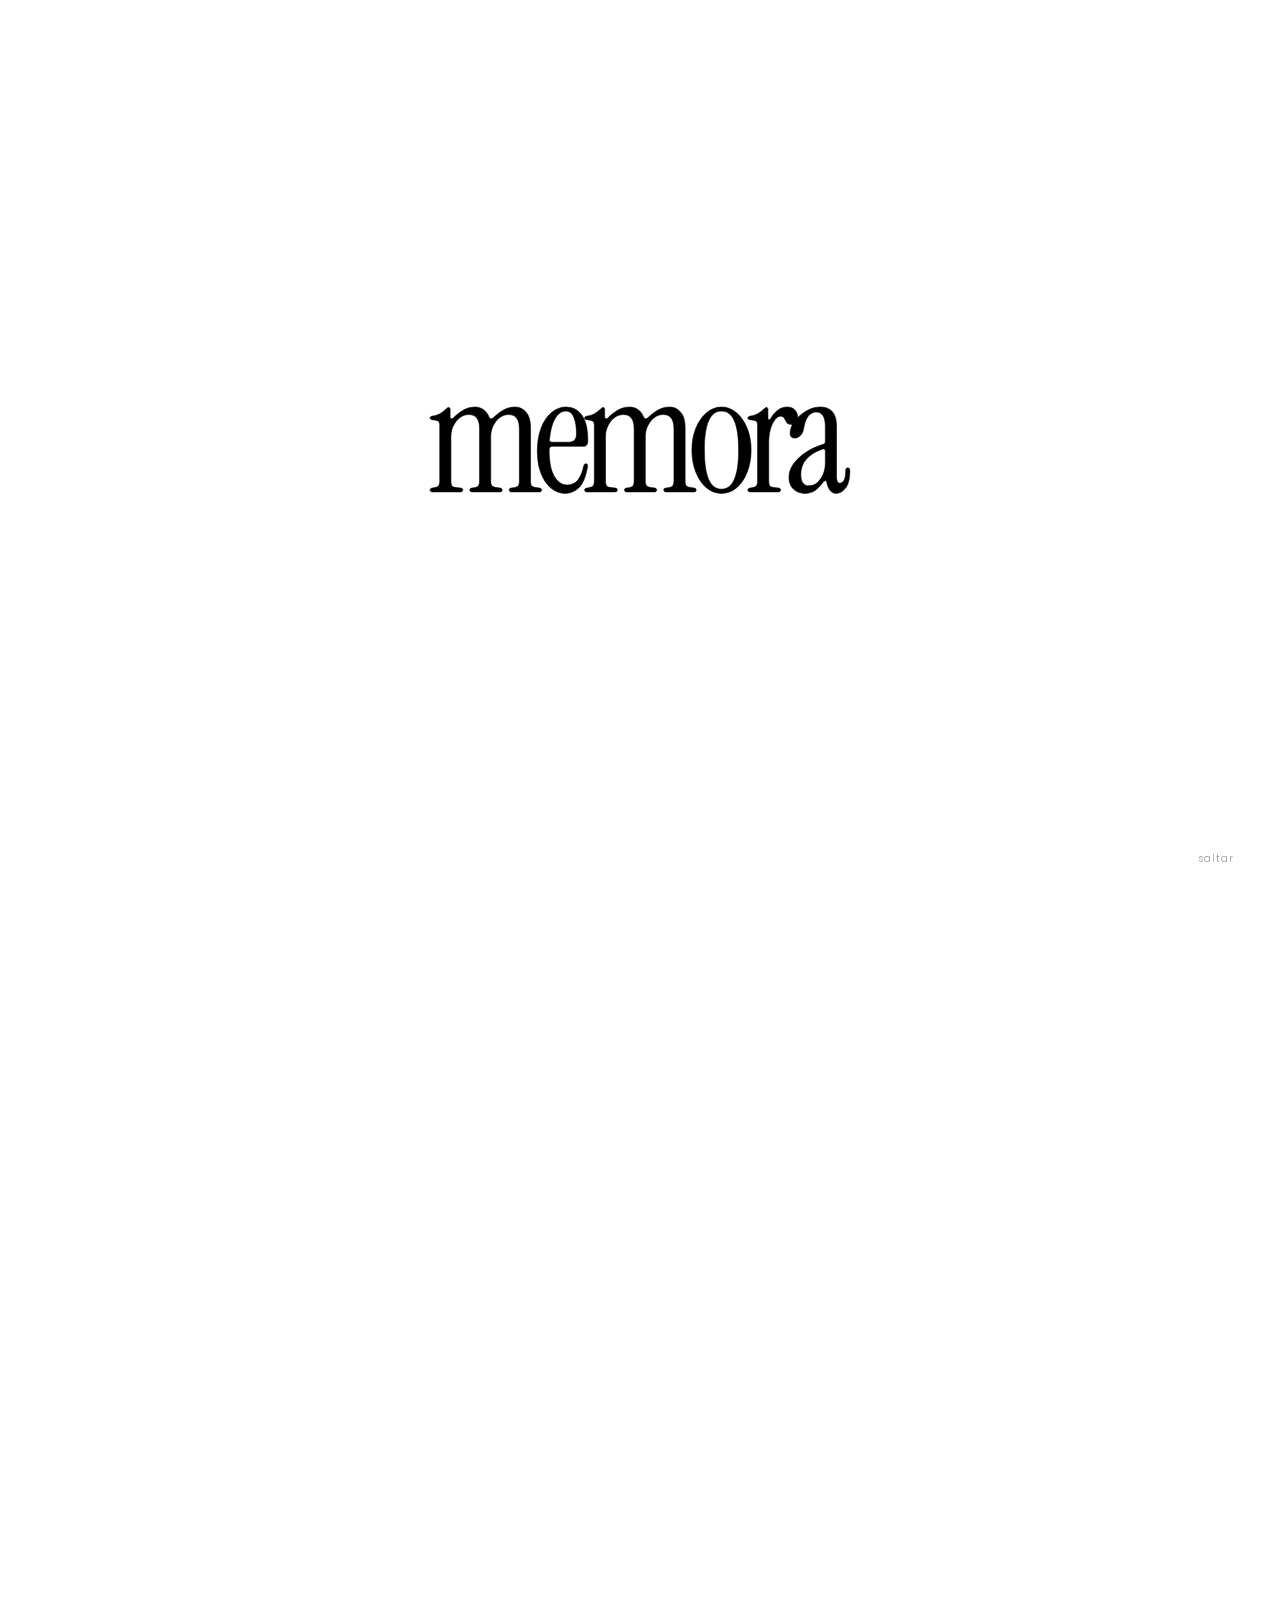
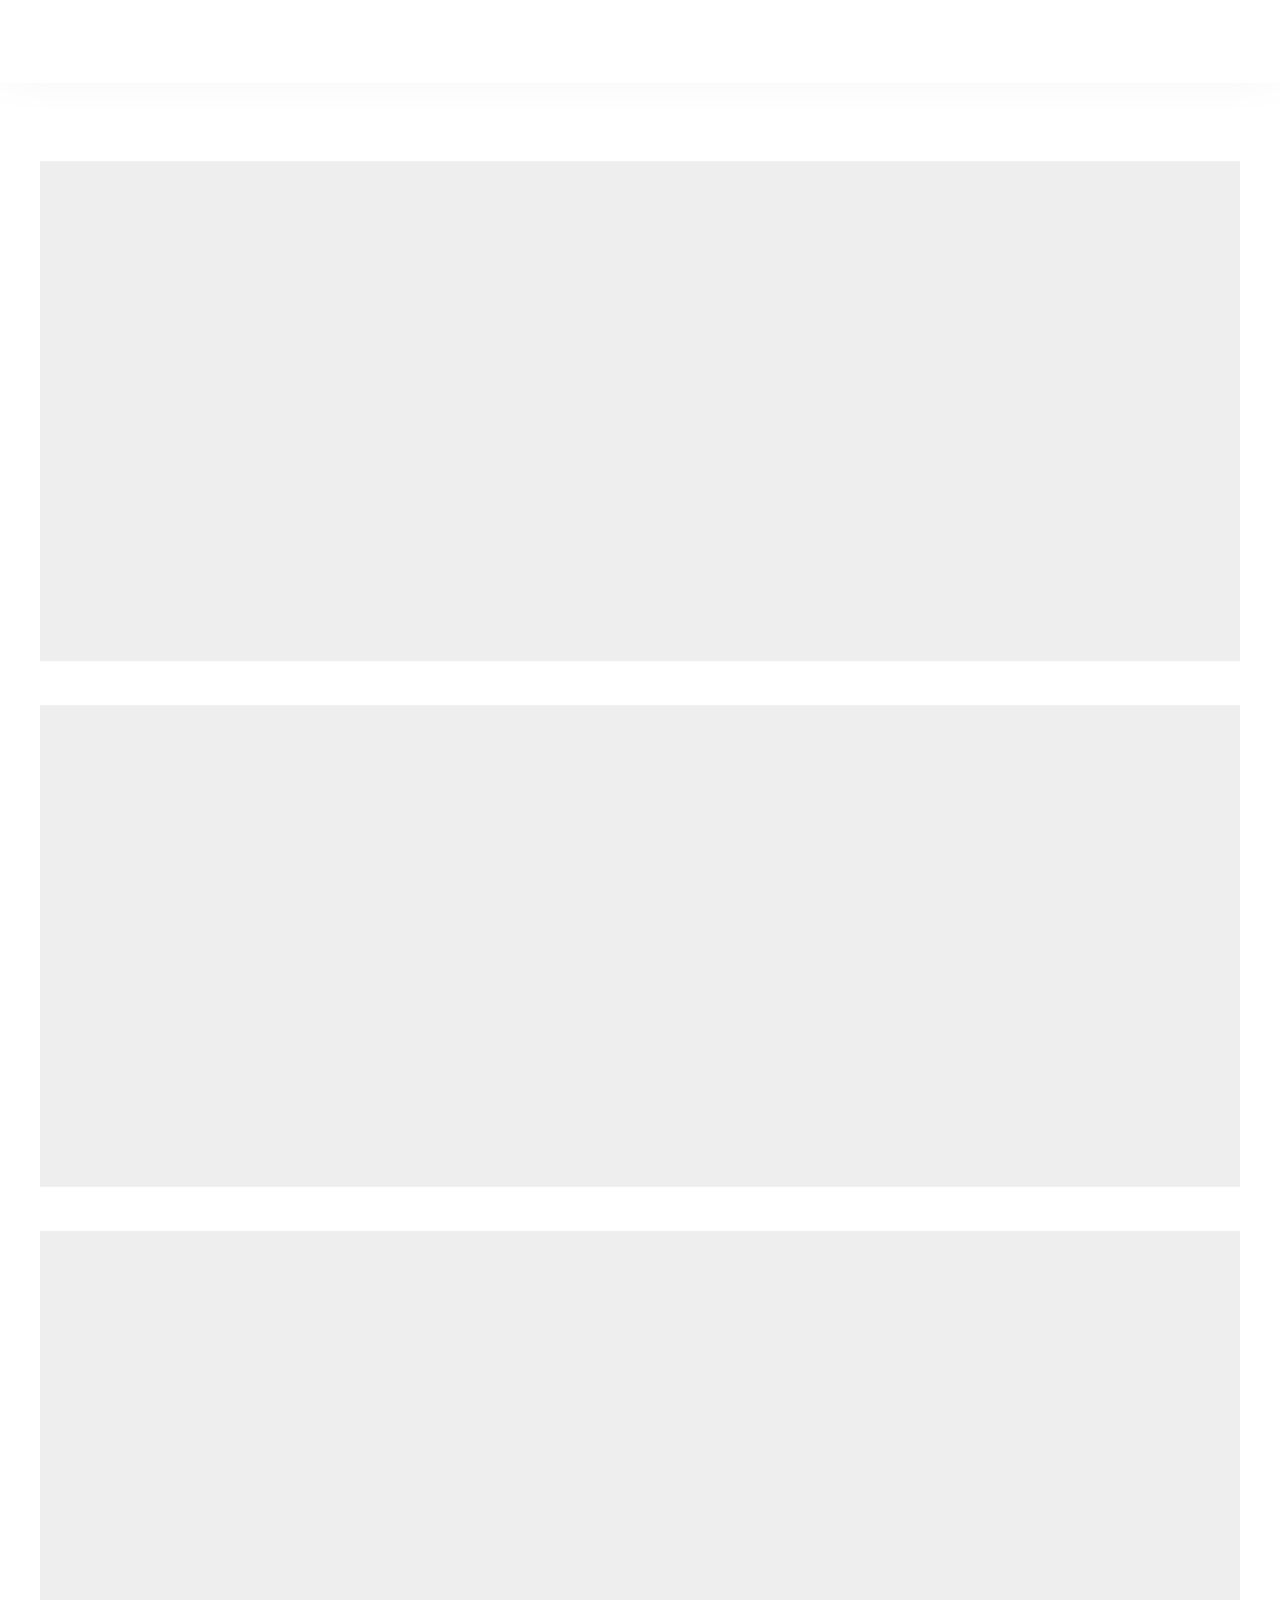
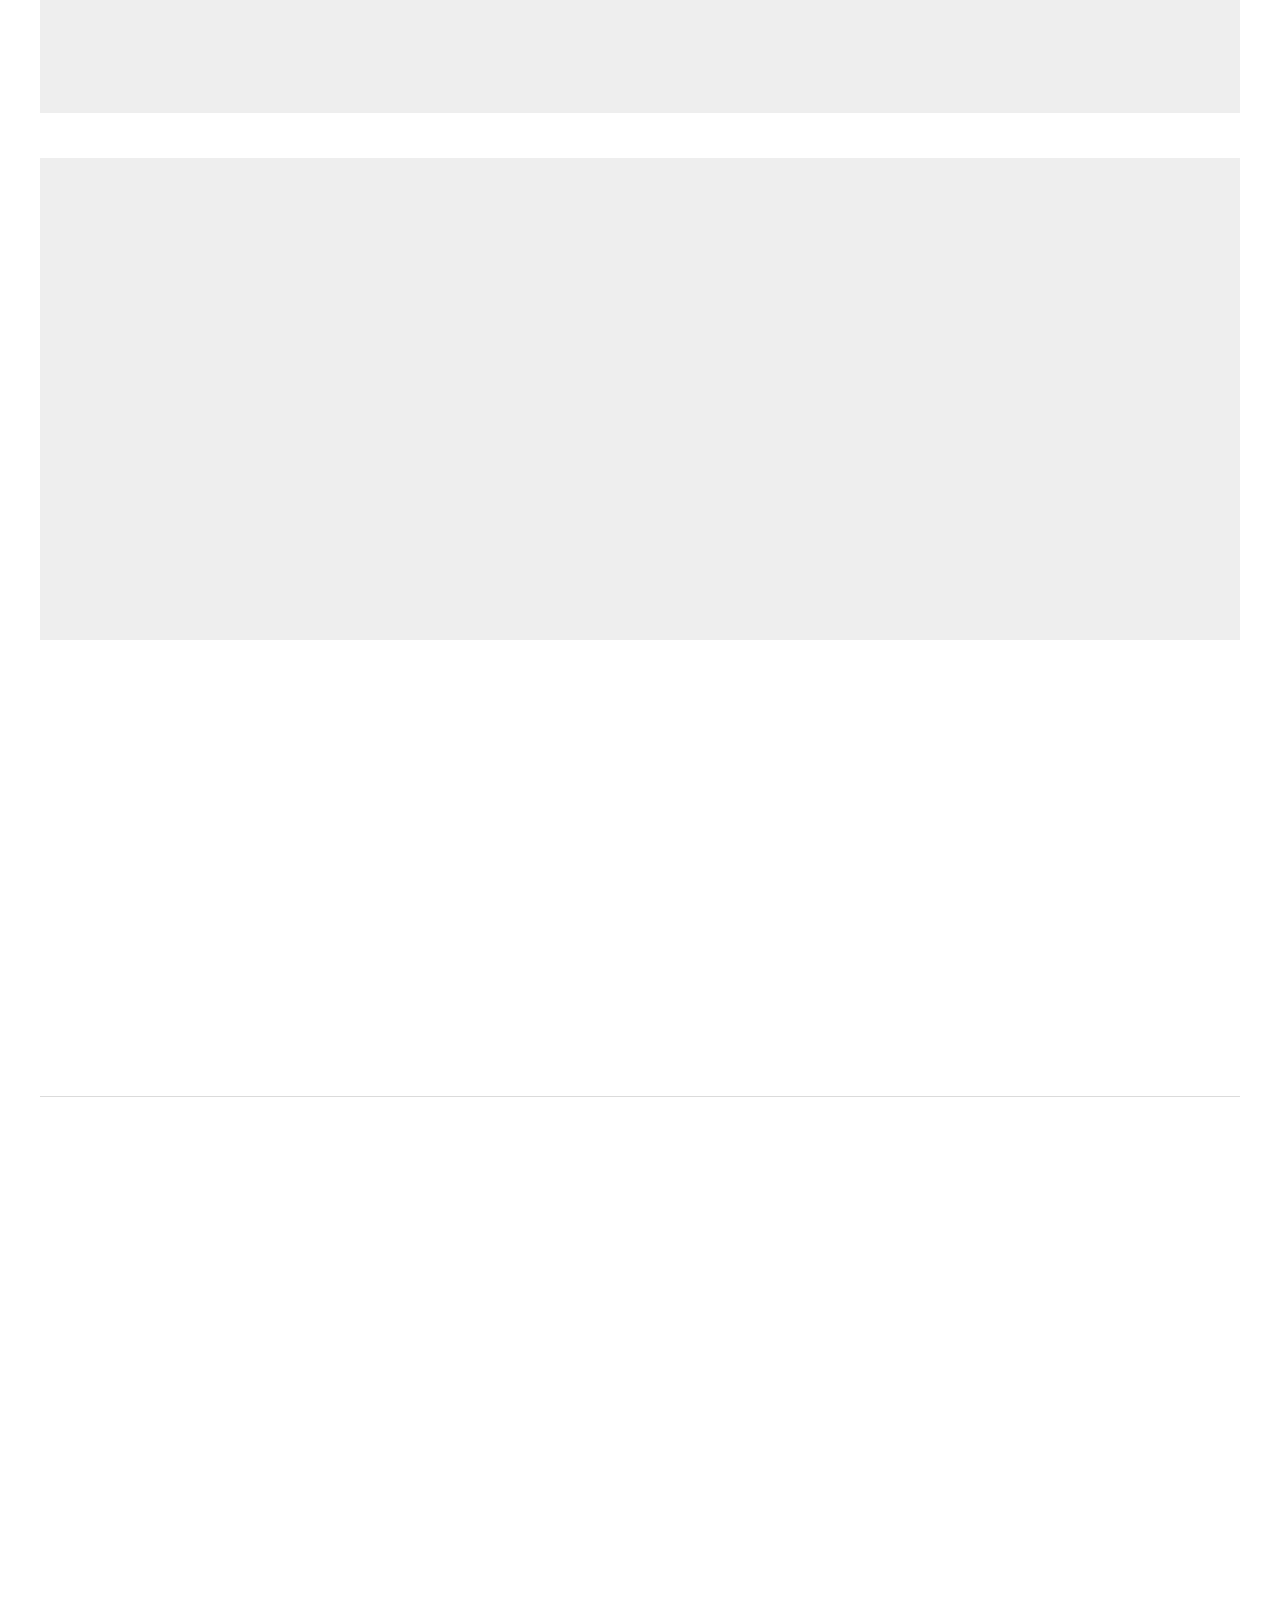
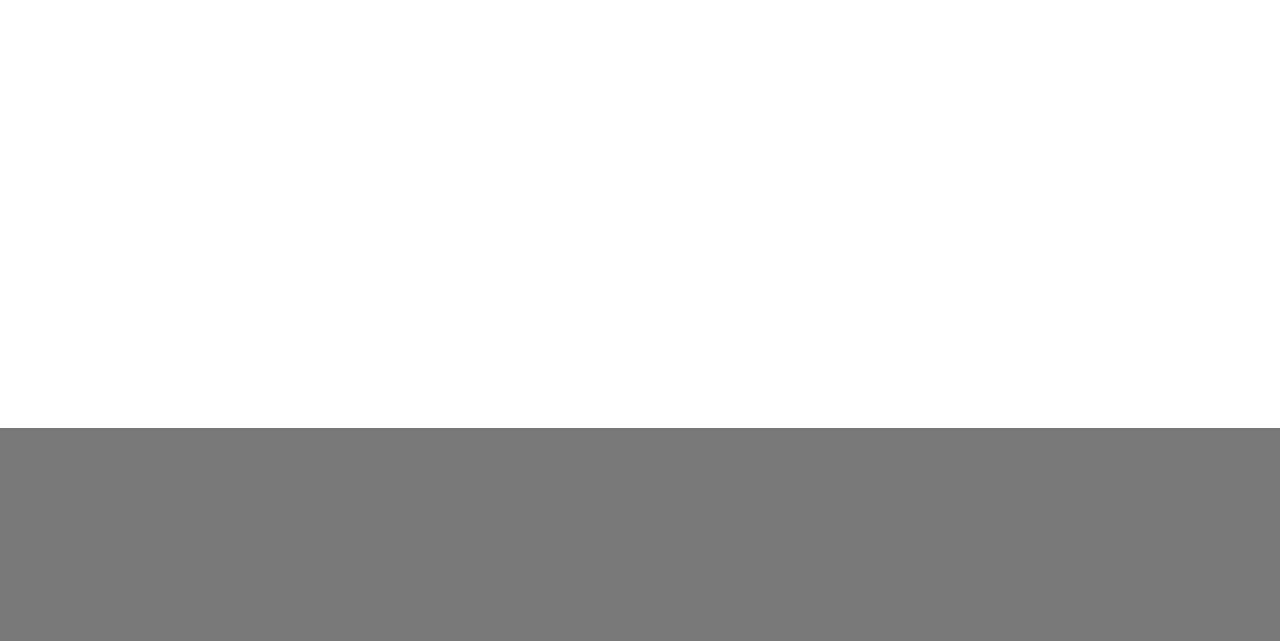
<file: index.html>
<!DOCTYPE html>
<html lang="es" class="no-js">
<head>
<meta charset="UTF-8">
<meta name="viewport" content="width=device-width, initial-scale=1.0">
<title>memora — invitaciones para todos</title>
<meta name="description" content="Invitaciones digitales pre-diseñadas y personalizadas para bodas y eventos.">

<script>
  document.documentElement.classList.remove('no-js');
  document.documentElement.classList.add('js');
  if (window.matchMedia('(prefers-reduced-motion: reduce)').matches) {
    document.documentElement.classList.add('reduced-motion');
  } else {
    var showIntro = true;
    try { showIntro = !window.sessionStorage.getItem('memora:intro'); } catch (e) {}
    if (showIntro) document.documentElement.classList.add('intro-active');
  }
</script>

<link rel="preconnect" href="https://fonts.googleapis.com">
<link rel="preconnect" href="https://fonts.gstatic.com" crossorigin>
<link href="https://fonts.googleapis.com/css2?family=Instrument+Serif:ital@0;1&family=Jomolhari&family=Poppins:wght@300;400;500;600&display=swap" rel="stylesheet">

<link rel="stylesheet" href="css/styles.css">
</head>
<body>

<!-- ============ CORTINILLA DE INTRO ============ -->
<div class="intro-curtain" id="introCurtain" aria-hidden="true">
  <svg class="intro-curtain__logo" viewBox="0 0 1021 210" xmlns="http://www.w3.org/2000/svg" role="img" aria-label="memora">
    <path class="intro-curtain__path" d="M6 206.4C2 206.4 2.38419e-07 204.934 2.38419e-07 202C2.38419e-07 199.6 1.73333 198 5.2 197.2L10 196.4C15.6 195.334 19.2 193.734 20.8 191.6C22.6667 189.2 23.6 185.2 23.6 179.6V45.2004C23.6 40.4004 22.8 37.2004 21.2 35.6004C19.8667 33.7337 17.3333 32.5337 13.6 32.0004L5.2 30.8004C1.73333 30.5337 2.38419e-07 29.067 2.38419e-07 26.4004C2.38419e-07 24.267 2.13333 22.8004 6.4 22.0004C14.6667 20.667 20.9333 18.5337 25.2 15.6004C29.7333 12.667 34.4 9.06705 39.2 4.80039C41.6 2.40039 43.6 1.20039 45.2 1.20039C47.6 1.20039 48.8 2.80038 48.8 6.00037V24.0004C48.8 25.867 49.6 27.3337 51.2 28.4004C52.8 29.2004 54.5333 28.667 56.4 26.8004C67.3333 16.4004 76.8 9.33371 84.8 5.60038C93.0667 1.86704 101.333 0.000377655 109.6 0.000377655C117.333 0.000377655 124.133 2.13372 130 6.40039C136.133 10.4004 140.667 16.5337 143.6 24.8004C144.4 26.9337 145.733 28.267 147.6 28.8004C149.733 29.067 151.733 28.267 153.6 26.4004C164.533 16.267 174 9.33371 182 5.60038C190 1.86704 198.133 0.000377655 206.4 0.000377655C217.6 0.000377655 226.667 4.26705 233.6 12.8004C240.8 21.0671 244.4 33.3337 244.4 49.6004V179.6C244.4 185.2 245.2 189.2 246.8 191.6C248.667 193.734 252.4 195.2 258 196L266.8 197.2C269.733 197.734 271.2 199.334 271.2 202C271.2 204.934 269.6 206.4 266.4 206.4H198C194.267 206.4 192.4 204.934 192.4 202C192.4 199.334 193.867 197.734 196.8 197.2L202.4 196.4C208.533 195.6 212.533 194 214.4 191.6C216.267 189.2 217.2 185.2 217.2 179.6V54.0004C217.2 40.9337 214.8 31.7337 210 26.4004C205.467 21.067 199.2 18.4004 191.2 18.4004C183.2 18.4004 175.867 20.9337 169.2 26.0004C162.8 30.8004 157.6 37.3337 153.6 45.6004C149.6 53.6004 147.6 62.5337 147.6 72.4004V179.6C147.6 185.2 148.533 189.2 150.4 191.6C152.267 193.734 156.133 195.2 162 196L170.8 197.2C173.733 197.734 175.2 199.334 175.2 202C175.2 204.934 173.6 206.4 170.4 206.4H102.4C98.6667 206.4 96.8 204.934 96.8 202C96.8 199.334 98.2667 197.734 101.2 197.2L106.8 196.4C112.4 195.6 116 194 117.6 191.6C119.467 189.2 120.4 185.2 120.4 179.6V54.0004C120.4 40.9337 118 31.7337 113.2 26.4004C108.667 21.067 102.4 18.4004 94.4 18.4004C86.4 18.4004 79.0667 20.9337 72.4 26.0004C66 30.8004 60.8 37.3337 56.8 45.6004C52.8 53.6004 50.8 62.5337 50.8 72.4004V179.6C50.8 185.2 51.6 189.2 53.2 191.6C55.0667 194 58.8 195.467 64.4 196L75.2 197.2C78.1333 197.734 79.6 199.2 79.6 201.6C79.6 204.8 77.6 206.4 73.6 206.4H6ZM328.441 210C315.641 210 304.174 205.734 294.041 197.2C283.907 188.667 275.774 176.667 269.641 161.2C263.774 145.467 260.841 127.334 260.841 106.8C260.841 85.7337 263.907 67.2004 270.041 51.2004C276.174 35.2004 284.574 22.6671 295.241 13.6004C305.907 4.53371 317.774 0.000377655 330.841 0.000377655C346.574 0.000377655 359.241 6.53371 368.841 19.6004C378.707 32.4004 383.641 53.3337 383.641 82.4004C383.641 91.2004 380.307 95.6004 373.641 95.6004H297.641C292.307 95.6004 289.641 98.6671 289.641 104.8C289.641 133.067 293.774 154.267 302.041 168.4C310.307 182.534 320.841 189.6 333.641 189.6C343.774 189.6 352.041 186 358.441 178.8C364.841 171.6 370.041 159.467 374.041 142.4C374.841 139.467 376.574 138 379.241 138C382.441 138 383.641 140.667 382.841 146C378.574 169.734 371.774 186.4 362.441 196C353.107 205.334 341.774 210 328.441 210ZM296.441 85.6004H336.841C349.641 85.6004 356.041 78.9337 356.041 65.6004C356.041 48.267 353.907 34.667 349.641 24.8004C345.374 14.9337 338.974 10.0004 330.441 10.0004C320.041 10.0004 311.241 16.0004 304.041 28.0004C297.107 40.0004 292.574 57.067 290.441 79.2004C289.907 83.4671 291.907 85.6004 296.441 85.6004ZM381.828 206.4C377.828 206.4 375.828 204.934 375.828 202C375.828 199.6 377.561 198 381.028 197.2L385.828 196.4C391.428 195.334 395.028 193.734 396.628 191.6C398.495 189.2 399.428 185.2 399.428 179.6V45.2004C399.428 40.4004 398.628 37.2004 397.028 35.6004C395.695 33.7337 393.161 32.5337 389.428 32.0004L381.028 30.8004C377.561 30.5337 375.828 29.067 375.828 26.4004C375.828 24.267 377.961 22.8004 382.228 22.0004C390.495 20.667 396.761 18.5337 401.028 15.6004C405.561 12.667 410.228 9.06705 415.028 4.80039C417.428 2.40039 419.428 1.20039 421.028 1.20039C423.428 1.20039 424.628 2.80038 424.628 6.00037V24.0004C424.628 25.867 425.428 27.3337 427.028 28.4004C428.628 29.2004 430.361 28.667 432.228 26.8004C443.161 16.4004 452.628 9.33371 460.628 5.60038C468.895 1.86704 477.161 0.000377655 485.428 0.000377655C493.161 0.000377655 499.961 2.13372 505.828 6.40039C511.961 10.4004 516.495 16.5337 519.428 24.8004C520.228 26.9337 521.561 28.267 523.428 28.8004C525.561 29.067 527.561 28.267 529.428 26.4004C540.361 16.267 549.828 9.33371 557.828 5.60038C565.828 1.86704 573.961 0.000377655 582.228 0.000377655C593.428 0.000377655 602.495 4.26705 609.428 12.8004C616.628 21.0671 620.228 33.3337 620.228 49.6004V179.6C620.228 185.2 621.028 189.2 622.628 191.6C624.495 193.734 628.228 195.2 633.828 196L642.628 197.2C645.561 197.734 647.028 199.334 647.028 202C647.028 204.934 645.428 206.4 642.228 206.4H573.828C570.095 206.4 568.228 204.934 568.228 202C568.228 199.334 569.695 197.734 572.628 197.2L578.228 196.4C584.361 195.6 588.361 194 590.228 191.6C592.095 189.2 593.028 185.2 593.028 179.6V54.0004C593.028 40.9337 590.628 31.7337 585.828 26.4004C581.295 21.067 575.028 18.4004 567.028 18.4004C559.028 18.4004 551.695 20.9337 545.028 26.0004C538.628 30.8004 533.428 37.3337 529.428 45.6004C525.428 53.6004 523.428 62.5337 523.428 72.4004V179.6C523.428 185.2 524.361 189.2 526.228 191.6C528.095 193.734 531.961 195.2 537.828 196L546.628 197.2C549.561 197.734 551.028 199.334 551.028 202C551.028 204.934 549.428 206.4 546.228 206.4H478.228C474.495 206.4 472.628 204.934 472.628 202C472.628 199.334 474.095 197.734 477.028 197.2L482.628 196.4C488.228 195.6 491.828 194 493.428 191.6C495.295 189.2 496.228 185.2 496.228 179.6V54.0004C496.228 40.9337 493.828 31.7337 489.028 26.4004C484.495 21.067 478.228 18.4004 470.228 18.4004C462.228 18.4004 454.895 20.9337 448.228 26.0004C441.828 30.8004 436.628 37.3337 432.628 45.6004C428.628 53.6004 426.628 62.5337 426.628 72.4004V179.6C426.628 185.2 427.428 189.2 429.028 191.6C430.895 194 434.628 195.467 440.228 196L451.028 197.2C453.961 197.734 455.428 199.2 455.428 201.6C455.428 204.8 453.428 206.4 449.428 206.4H381.828ZM708.669 210C695.069 210 682.802 205.467 671.869 196.4C661.202 187.067 652.669 174.4 646.269 158.4C639.869 142.4 636.669 124.534 636.669 104.8C636.669 85.0671 639.869 67.3337 646.269 51.6004C652.669 35.8671 661.335 23.3337 672.269 14.0004C683.202 4.66704 695.335 0.000377655 708.669 0.000377655C722.269 0.000377655 734.402 4.66704 745.069 14.0004C756.002 23.3337 764.669 35.8671 771.069 51.6004C777.469 67.3337 780.669 85.0671 780.669 104.8C780.669 124.534 777.469 142.4 771.069 158.4C764.935 174.4 756.402 187.067 745.469 196.4C734.535 205.467 722.269 210 708.669 210ZM708.669 200C736.402 200 750.269 168.267 750.269 104.8C750.269 41.6004 736.402 10.0004 708.669 10.0004C680.935 10.0004 667.069 41.6004 667.069 104.8C667.069 168.267 680.935 200 708.669 200ZM828.35 28.0004C839.283 9.33371 852.483 0.000377655 867.95 0.000377655C876.75 0.000377655 883.283 2.66705 887.55 8.00038C891.817 13.067 893.95 18.8004 893.95 25.2004C893.95 30.2671 892.617 34.4004 889.95 37.6004C887.55 40.8004 883.683 42.4004 878.35 42.4004C874.083 42.4004 870.883 41.467 868.75 39.6004C866.883 37.4671 865.283 35.067 863.95 32.4004C862.883 29.7337 861.55 27.467 859.95 25.6004C858.35 23.4671 855.683 22.4004 851.95 22.4004C847.15 22.4004 842.617 25.3337 838.35 31.2004C834.083 36.8004 830.483 44.4004 827.55 54.0004C824.883 63.6004 823.55 74.5337 823.55 86.8004V179.6C823.55 185.2 824.35 189.2 825.95 191.6C827.817 194 831.55 195.467 837.15 196L847.95 197.2C850.883 197.734 852.35 199.2 852.35 201.6C852.35 204.8 850.35 206.4 846.35 206.4H778.75C774.75 206.4 772.75 204.934 772.75 202C772.75 199.6 774.483 198 777.95 197.2L782.75 196.4C788.35 195.334 791.95 193.734 793.55 191.6C795.417 189.2 796.35 185.2 796.35 179.6V45.2004C796.35 40.4004 795.55 37.2004 793.95 35.6004C792.617 33.7337 790.083 32.5337 786.35 32.0004L777.95 30.8004C774.483 30.5337 772.75 29.067 772.75 26.4004C772.75 24.267 774.883 22.8004 779.15 22.0004C787.417 20.667 793.683 18.5337 797.95 15.6004C802.483 12.667 807.15 9.06705 811.95 4.80039C814.35 2.40039 816.35 1.20039 817.95 1.20039C820.35 1.20039 821.55 2.80038 821.55 6.00037V27.6004C821.55 29.467 822.35 30.667 823.95 31.2004C825.55 31.4671 827.017 30.4004 828.35 28.0004ZM911.063 210C899.863 210 890.663 206.534 883.463 199.6C876.263 192.4 872.663 182.934 872.663 171.2C872.663 159.734 876.263 148.934 883.463 138.8C890.663 128.4 900.529 119.067 913.062 110.8C925.596 102.534 939.863 95.8671 955.863 90.8004C959.329 89.7337 961.063 87.4671 961.063 84.0004V47.6004C961.063 34.8004 959.063 25.7337 955.063 20.4004C951.063 14.8004 945.596 12.0004 938.663 12.0004C931.996 12.0004 925.863 15.067 920.263 21.2004C914.929 27.067 911.063 37.0671 908.663 51.2004C907.329 59.7337 904.396 66.0004 899.863 70.0004C895.596 73.7337 891.196 75.6004 886.663 75.6004C879.196 75.6004 875.463 71.867 875.463 64.4004C875.463 56.6671 877.596 49.0671 881.863 41.6004C886.396 33.867 892.263 26.9337 899.463 20.8004C906.663 14.4004 914.529 9.33371 923.063 5.60038C931.596 1.86704 940.129 0.000377655 948.663 0.000377655C975.063 0.000377655 988.263 15.3337 988.263 46.0004V168.4C988.263 179.6 991.063 185.2 996.663 185.2C1000.13 185.2 1003.33 182.934 1006.26 178.4C1009.2 173.6 1010.66 165.6 1010.66 154.4C1010.66 150.134 1012.4 148 1015.86 148C1019.06 148 1020.66 150.267 1020.66 154.8C1020.66 174.267 1017.2 188.4 1010.26 197.2C1003.6 205.734 995.996 210 987.463 210C981.063 210 975.996 207.467 972.263 202.4C968.529 197.067 965.996 190.8 964.663 183.6C964.396 180.934 963.196 179.6 961.063 179.6C959.196 179.334 957.329 180.534 955.463 183.2C949.063 192 942.529 198.667 935.863 203.2C929.196 207.734 920.929 210 911.063 210ZM921.862 191.6C928.796 191.6 935.196 189.2 941.063 184.4C946.929 179.334 951.729 172.667 955.463 164.4C959.196 156.134 961.063 146.8 961.063 136.4V107.2C961.063 102.134 958.263 100.667 952.663 102.8C936.396 108.667 923.729 116.8 914.663 127.2C905.863 137.334 901.463 149.6 901.463 164C901.463 182.4 908.263 191.6 921.862 191.6Z"/>
  </svg>
  <button class="intro-curtain__skip" type="button" id="introSkip">saltar</button>
</div>

<!-- ============ HEADER ============ -->
<header class="header">
  <div class="header__inner">
    <a href="#" class="logo">memora</a>

    <nav class="nav" aria-label="principal">
      <a href="#servicios">servicios</a>
      <a href="#como-funciona">como funciona</a>
      <a href="predisenadas.html">pre-diseñadas</a>
      <a href="sobre-memora.html">sobre memora</a>
      <a href="pedir-mi-invitacion.html" class="is-active">pedir mi invitación</a>
    </nav>

    <button class="nav-toggle" id="navToggle" aria-label="abrir menú" aria-expanded="false">
      <span class="nav-toggle__icon"></span>
    </button>
  </div>

  <div class="nav-mobile" id="navMobile">
    <a href="#servicios">servicios</a>
    <a href="#como-funciona">como funciona</a>
    <a href="predisenadas.html">pre-diseñadas</a>
    <a href="sobre-memora.html">sobre memora</a>
    <a href="pedir-mi-invitacion.html" class="is-active">pedir mi invitación</a>
  </div>
</header>

<main>

  <!-- ============ HERO ============ -->
  <section class="hero hero--video">
    <video class="hero__video" src="assets/hero.mp4"
           autoplay muted loop playsinline preload="auto"
           poster="" aria-hidden="true"></video>
    <div class="hero__veil"></div>

    <div class="hero__content container">
      <h1 class="hero__title" data-reveal>el evento<br> siempre llega</h1>
      <p class="hero__sub" data-reveal style="--d:1">creamos invitaciones para todos</p>
    </div>
  </section>

  <!-- ===== capa de contenido: se monta sobre el hero sticky ===== -->
  <div class="page-layer">

  <!-- ============ INTRO ============ -->
  <section class="intro" id="servicios">
    <div class="container">
      <h2 class="intro__title" data-reveal>todo tipo de personalidades,<br class="br-m"> eventos y tiempos</h2>
      <p class="intro__sub" data-reveal style="--d:1">buscamos facilitar el proceso de comunicar<br> tu evento a tus seres queridos.</p>
    </div>
  </section>

  <!-- ============ PLANES (stack) ============ -->
  <section class="plans" id="pre-disenados">
    <div class="container">
      <div class="plans__stack" id="plansStack">

        <!-- Plan 1 -->
        <article class="plan is-open">
          <button class="plan__head" type="button" aria-expanded="true" data-reveal>
            <h3 class="plan__title">wedding website<br class="br-d"> pre-diseñado</h3>
            <span class="plan__chevron" aria-hidden="true"></span>
          </button>

          <div class="plan__body">
            <div class="plan__left" data-reveal style="--d:1">
              <p class="plan__price">$2100 mxn*</p>
              <p class="plan__note">*precio base sin extras.</p>
              <div class="ph ph--plan" role="img" aria-label="ejemplo de wedding website pre-diseñado"></div>
            </div>

            <div class="plan__right" data-reveal style="--d:2">
              <p class="plan__lead">rápido, a menor precio y con mucha personalidad.</p>
              <p class="plan__text">las invitaciones pre-diseñadas son creadas por nuestro estudio, bajo líneas de diseño de diferentes tendencias y estilos que puedan adaptarse a tu evento dependiendo la temática.</p>
              <p class="plan__label">incluye:</p>
              <ul class="plan__list">
                <li>dominio <span class="u">bymemora.mx/tunombreyeldetupareja</span>. *Opción a dominio personalizado con costo extra.</li>
                <li><strong>lista en 72 horas hábiles.</strong></li>
                <li>cambios de color y tipografías sugeridas.</li>
                <li>confirmación de asistencia integrada. (organizada en un google sheets para ti)</li>
                <li>galería de fotos.</li>
                <li>cuenta regresiva.</li>
                <li>responsiva para desktop y mobile.</li>
              </ul>
              <div class="plan__actions">
                <a href="pedir-mi-invitacion.html?tipo=pre" class="btn btn--fill">quiero esta opción</a>
                <a href="predisenadas.html" class="btn btn--link">ir a la biblioteca de pre-diseñadas <span class="arrow">&rsaquo;</span></a>
              </div>
            </div>
          </div>
        </article>

        <!-- Plan 2 -->
        <article class="plan is-open">
          <button class="plan__head" type="button" aria-expanded="true" data-reveal>
            <h3 class="plan__title">wedding website<br class="br-d"> personalizado</h3>
            <span class="plan__chevron" aria-hidden="true"></span>
          </button>

          <div class="plan__body">
            <div class="plan__left" data-reveal style="--d:1">
              <p class="plan__price">desde $4400 mxn</p>
              <div class="ph ph--plan" role="img" aria-label="ejemplo de wedding website personalizado"></div>
            </div>

            <div class="plan__right" data-reveal style="--d:2">
              <p class="plan__lead">diseño hecho para ti y solo para ti.</p>
              <p class="plan__text">platicame tu idea, tus inspiraciones y tu historia, construimos una invitación adaptada 100% a tus necesidades y a tu idea visual.</p>
              <p class="plan__label">incluye:</p>
              <ul class="plan__list">
                <li>dominio personalizado.</li>
                <li>todas las secciones que necesites.</li>
                <li>confirmación de asistencia integrada. (organizada en un google sheets para ti)</li>
                <li>3 revisiones personalizadas con la diseñadora.</li>
                <li>responsiva para desktop y mobile.</li>
              </ul>
              <div class="plan__actions">
                <a href="pedir-mi-invitacion.html?tipo=personalizado" class="btn btn--fill">quiero esta opción</a>
              </div>
            </div>
          </div>
        </article>

        <!-- Plan 3 -->
        <article class="plan is-open">
          <button class="plan__head" type="button" aria-expanded="true" data-reveal>
            <h3 class="plan__title">invitación digital<br class="br-d"> en pdf</h3>
            <span class="plan__chevron" aria-hidden="true"></span>
          </button>

          <div class="plan__body">
            <div class="plan__left" data-reveal style="--d:1">
              <p class="plan__price">$1850 mxn</p>
              <div class="ph ph--plan" role="img" aria-label="ejemplo de invitación digital en pdf"></div>
            </div>

            <div class="plan__right" data-reveal style="--d:2">
              <p class="plan__lead">cuando un website no es necesario.</p>
              <p class="plan__text">con un diseño semi personalizado, te diseño un pdf interactivo para que puedas enviar a tus invitados vía whatsapp y hacerles saber sobre tu evento.</p>
              <p class="plan__label">incluye:</p>
              <ul class="plan__list">
                <li>pdf optimizado para que envíes por whatsapp.</li>
                <li>links a ubicaciones y mesas de regalo.</li>
                <li>podrás elegir colores, estilo y agregar fotos.</li>
              </ul>
              <div class="plan__actions">
                <a href="pedir-mi-invitacion.html?tipo=pdf" class="btn btn--fill">quiero esta opción</a>
                <a href="predisenadas.html" class="btn btn--link">ver ejemplo <span class="arrow">&rsaquo;</span></a>
              </div>
            </div>
          </div>
        </article>

        <!-- Plan 4 -->
        <article class="plan is-open">
          <button class="plan__head" type="button" aria-expanded="true" data-reveal>
            <h3 class="plan__title">landing countdown<br class="br-d"> para eventos</h3>
            <span class="plan__chevron" aria-hidden="true"></span>
          </button>

          <div class="plan__body">
            <div class="plan__left" data-reveal style="--d:1">
              <p class="plan__price">$1200 mxn</p>
              <div class="ph ph--plan" role="img" aria-label="ejemplo de landing countdown para eventos"></div>
            </div>

            <div class="plan__right" data-reveal style="--d:2">
              <p class="plan__lead">cuando un website no es necesario.</p>
              <p class="plan__text">con un diseño semi personalizado, te diseño un pdf interactivo para que puedas enviar a tus invitados vía whatsapp y hacerles saber sobre tu evento.</p>
              <p class="plan__label">incluye:</p>
              <ul class="plan__list">
                <li>pdf optimizado para que envíes por whatsapp.</li>
                <li>links a ubicaciones y mesas de regalo.</li>
                <li>podrás elegir colores, estilo y agregar fotos.</li>
              </ul>
              <div class="plan__actions">
                <a href="pedir-mi-invitacion.html?tipo=countdown" class="btn btn--fill">quiero esta opción</a>
                <a href="predisenadas.html" class="btn btn--link">ver ejemplo <span class="arrow">&rsaquo;</span></a>
              </div>
            </div>
          </div>
        </article>

      </div>
    </div>
  </section>

  <!-- ============ CÓMO FUNCIONA ============ -->
  <section class="how" id="como-funciona">
    <div class="container">
      <h2 class="how__title" data-reveal>¿cómo funciona?</h2>
      <p class="how__sub" data-reveal style="--d:1">fácil, seguro y con opciones a elegir</p>

      <div class="tabs" role="tablist" data-reveal style="--d:2">
        <button class="tab is-active" role="tab" aria-selected="true" type="button">wedding website<br> personalizado y pdf</button>
        <button class="tab" role="tab" aria-selected="false" type="button">wedding website<br> pre-diseñado</button>
        <button class="tab" role="tab" aria-selected="false" type="button">countdown para<br> eventos</button>
      </div>

      <ol class="steplist">
        <li class="steprow" data-reveal>
          <span class="steprow__num">01</span>
          <div class="steprow__body">
            <h3 class="steprow__title">selecciona la opción de tu preferencia</h3>
            <p class="steprow__text">ahí comenzaremos tu proyecto.</p>
          </div>
          <span class="steprow__mark" aria-hidden="true">+</span>
        </li>
        <li class="steprow" data-reveal>
          <span class="steprow__num">02</span>
          <div class="steprow__body">
            <h3 class="steprow__title">completa el cuestionario</h3>
            <p class="steprow__text">completa toda la información de tu evento. al final, conocerás el precio final de tu invitación y podrás pagar desde ahí.</p>
          </div>
          <span class="steprow__mark" aria-hidden="true">+</span>
        </li>
        <li class="steprow" data-reveal>
          <span class="steprow__num">03</span>
          <div class="steprow__body">
            <h3 class="steprow__title">primera propuesta de diseño</h3>
            <p class="steprow__text">trabajaremos en una propuesta inicial y te la haremos llegar para ir viendo cambios y ajustes. tienes derecho a 3 rondas de cambios para llegar a la invitación final.</p>
          </div>
          <span class="steprow__mark" aria-hidden="true">+</span>
        </li>
        <li class="steprow" data-reveal>
          <span class="steprow__num">04</span>
          <div class="steprow__body">
            <h3 class="steprow__title">¡invitación lista!</h3>
            <p class="steprow__text">una vez aprobada, publicamos tu invitación y te la hacemos llegar para que empieces a compartirla con tus invitados.</p>
          </div>
          <span class="steprow__mark" aria-hidden="true">+</span>
        </li>
      </ol>

      <div class="how__actions" data-reveal>
        <a href="pedir-mi-invitacion.html" class="btn btn--fill">comienza tu pedido</a>
        <a href="#contacto" class="btn btn--outline" data-contacto>escríbeme un mensaje</a>
      </div>
    </div>
  </section>

  <!-- ============ CIERRE ============ -->
  <section class="closing closing--bare" id="sobre">
    <div class="container" id="pedir">
      <h2 class="closing__title" data-reveal>todo con y desde<br class="br-m"> el amor</h2>
      <p class="closing__sub" data-reveal style="--d:1">platicame tu idea, estemos en contacto y logremos tu invitación.</p>
      <div class="closing__actions" data-reveal style="--d:2">
        <a href="#contacto" class="btn btn--outline" data-contacto>escríbeme un mensaje</a>
      </div>
    </div>
  </section>

  </div><!-- /.page-layer -->

</main>

<!-- ============ FOOTER ============ -->
<footer class="footer">
  <div class="footer__inner">
    <p class="footer__logo" data-reveal>memora</p>
    <div class="footer__meta" data-reveal style="--d:1">
      <a href="#">@bymemora</a>
      <a href="#">bymemora.mx</a>
      <span>2026</span>
    </div>
  </div>
</footer>

<script src="js/cursor.js"></script>
<script src="js/transicion.js"></script>
<script src="js/contacto.js"></script>
<script src="js/main.js"></script>
</body>
</html>
</file>
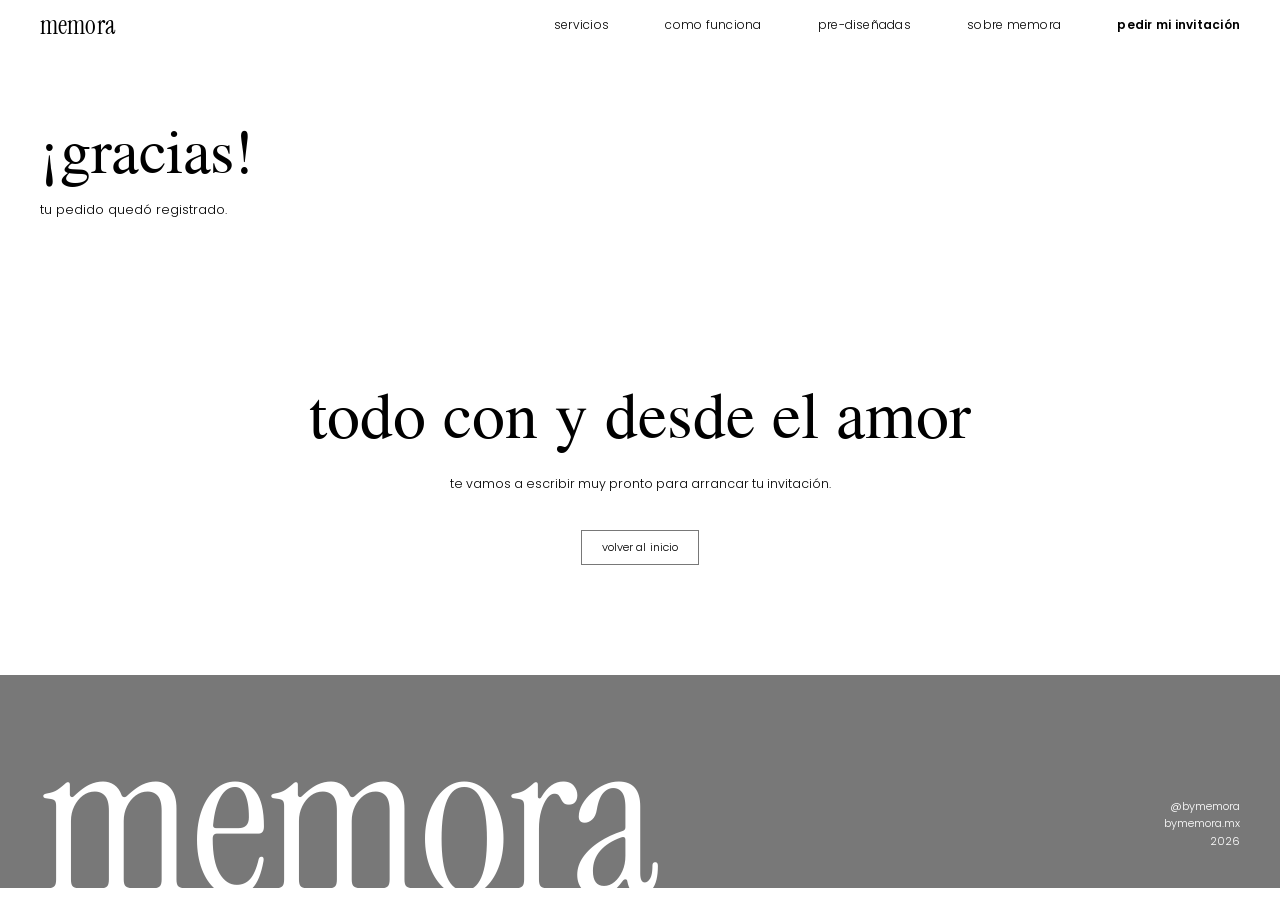
<file: gracias.html>
<!DOCTYPE html>
<html lang="es" class="no-js">
<head>
<meta charset="UTF-8">
<meta name="viewport" content="width=device-width, initial-scale=1.0">
<title>¡gracias! — memora</title>
<meta name="robots" content="noindex">

<script>
  document.documentElement.classList.remove('no-js');
  document.documentElement.classList.add('js');
</script>

<link rel="preconnect" href="https://fonts.googleapis.com">
<link rel="preconnect" href="https://fonts.gstatic.com" crossorigin>
<link href="https://fonts.googleapis.com/css2?family=Instrument+Serif:ital@0;1&family=Jomolhari&family=Poppins:wght@300;400;500;600&display=swap" rel="stylesheet">
<link rel="stylesheet" href="css/styles.css">
</head>
<body>

<header class="header">
  <div class="header__inner">
    <a href="index.html" class="logo">memora</a>
    <nav class="nav" aria-label="principal">
      <a href="index.html#servicios">servicios</a>
      <a href="index.html#como-funciona">como funciona</a>
      <a href="predisenadas.html">pre-diseñadas</a>
      <a href="sobre-memora.html">sobre memora</a>
      <a href="pedir-mi-invitacion.html" class="is-active">pedir mi invitación</a>
    </nav>
    <button class="nav-toggle" id="navToggle" aria-label="abrir menú" aria-expanded="false">
      <span class="nav-toggle__icon"></span>
    </button>
  </div>
  <div class="nav-mobile" id="navMobile">
    <a href="index.html#servicios">servicios</a>
    <a href="index.html#como-funciona">como funciona</a>
    <a href="predisenadas.html">pre-diseñadas</a>
    <a href="sobre-memora.html">sobre memora</a>
    <a href="pedir-mi-invitacion.html" class="is-active">pedir mi invitación</a>
  </div>
</header>

<main>
  <section class="page-head">
    <div class="container">
      <h1 class="page-head__title" id="gTitulo">¡gracias!</h1>
      <p class="page-head__sub" id="gTexto">tu pedido quedó registrado.</p>
      <p class="page-head__sub" id="gFolio" style="margin-top:10px"></p>
    </div>
  </section>

  <section class="closing closing--bare">
    <div class="container">
      <h2 class="closing__title">todo con y desde<br class="br-m"> el amor</h2>
      <p class="closing__sub">te vamos a escribir muy pronto para arrancar tu invitación.</p>
      <div class="closing__actions">
        <a href="index.html" class="btn btn--outline">volver al inicio</a>
      </div>
    </div>
  </section>
</main>

<footer class="footer">
  <div class="footer__inner">
    <p class="footer__logo">memora</p>
    <div class="footer__meta">
      <a href="#">@bymemora</a>
      <a href="#">bymemora.mx</a>
      <span>2026</span>
    </div>
  </div>
</footer>

<script>
(function () {
  var q = new URLSearchParams(location.search);
  var estado = q.get('estado');
  var folio = q.get('folio');

  var textos = {
    aprobado:  ['¡listo!', 'tu pago se confirmó y tu invitación ya está pedida. te acaba de llegar un correo de confirmación.'],
    pendiente: ['casi listo', 'tu pago quedó pendiente de confirmación. en cuanto se acredite te llega el correo y arrancamos.'],
    rechazado: ['no se pudo cobrar', 'tu pedido quedó guardado. revisa el correo que te mandamos: ahí viene la liga para intentar de nuevo.']
  };

  var t = textos[estado];
  if (t) {
    document.getElementById('gTitulo').textContent = t[0];
    document.getElementById('gTexto').textContent = t[1];
  }
  if (folio) document.getElementById('gFolio').innerHTML = 'tu folio es <strong>' + folio + '</strong>';
})();
</script>
<script src="js/cursor.js"></script>
<script src="js/transicion.js"></script>
<script src="js/contacto.js"></script>
<script src="js/main.js"></script>
</body>
</html>
</file>
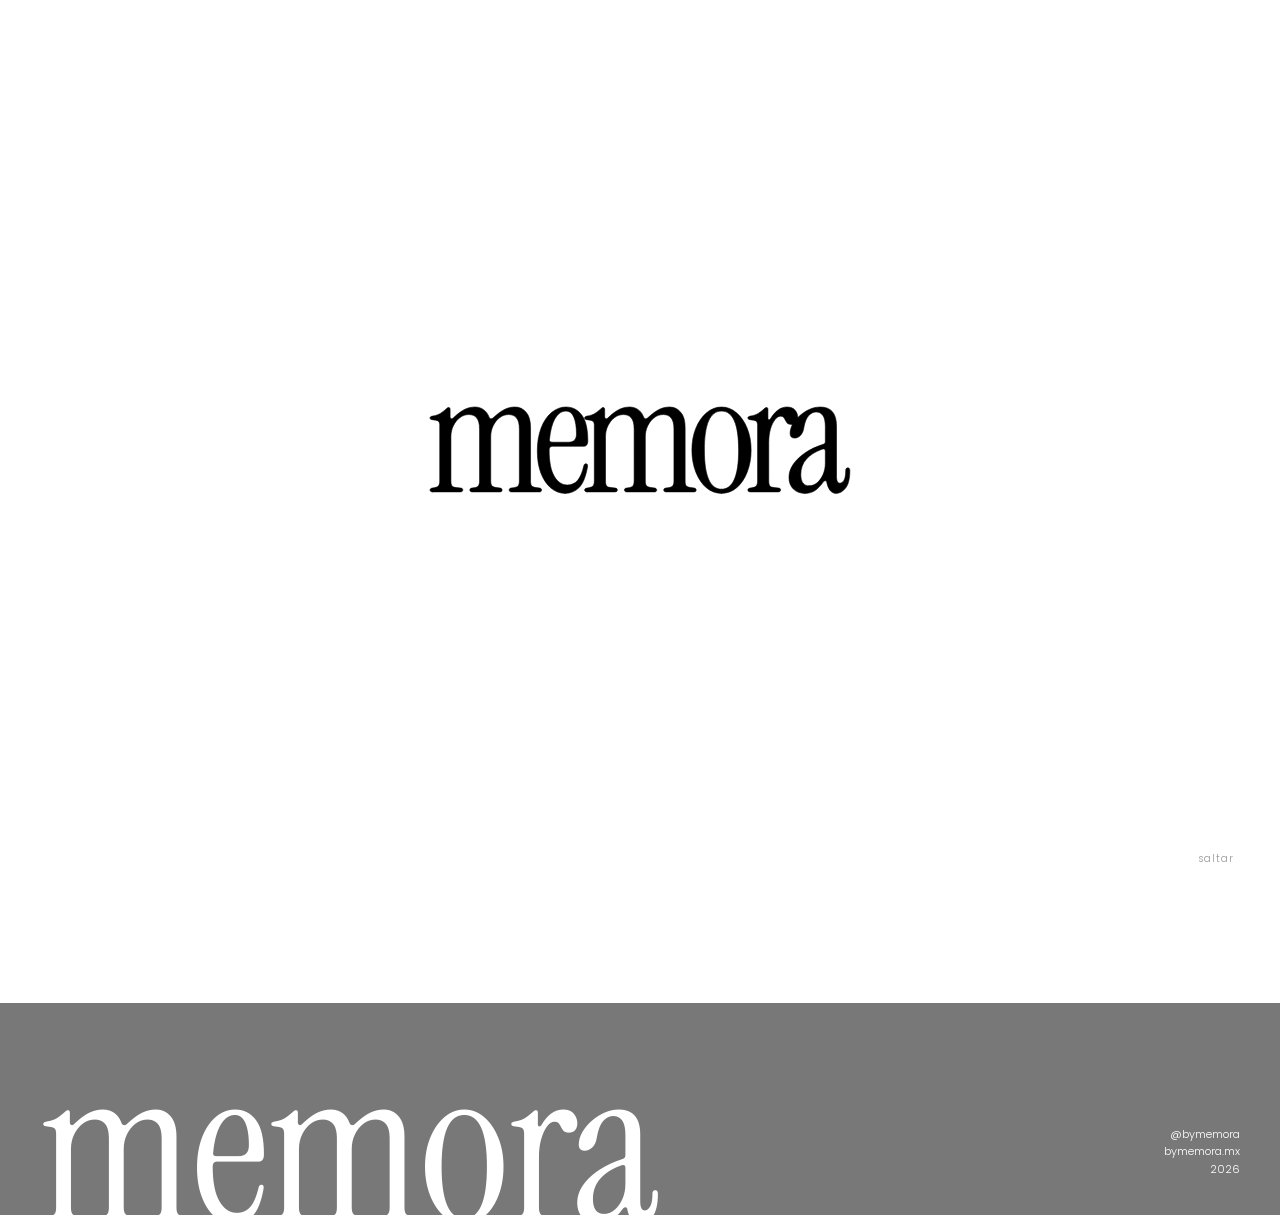
<file: pedir-mi-invitacion.html>
<!DOCTYPE html>
<html lang="es" class="no-js">
<head>
<meta charset="UTF-8">
<meta name="viewport" content="width=device-width, initial-scale=1.0">
<title>pedir mi invitación — memora</title>
<meta name="description" content="Contesta el cuestionario y arma tu invitación digital con memora.">

<script>
  document.documentElement.classList.remove('no-js');
  document.documentElement.classList.add('js');
  if (window.matchMedia('(prefers-reduced-motion: reduce)').matches) {
    document.documentElement.classList.add('reduced-motion');
  } else {
    var showIntro = true;
    try { showIntro = !window.sessionStorage.getItem('memora:intro'); } catch (e) {}
    if (showIntro) document.documentElement.classList.add('intro-active');
  }
</script>

<link rel="preconnect" href="https://fonts.googleapis.com">
<link rel="preconnect" href="https://fonts.gstatic.com" crossorigin>
<link href="https://fonts.googleapis.com/css2?family=Instrument+Serif:ital@0;1&family=Jomolhari&family=Poppins:wght@300;400;500;600&display=swap" rel="stylesheet">

<link rel="stylesheet" href="css/themes.css">
<link rel="stylesheet" href="css/styles.css">
</head>
<body>

<!-- ============ CORTINILLA DE INTRO ============ -->
<div class="intro-curtain" id="introCurtain" aria-hidden="true">
  <svg class="intro-curtain__logo" viewBox="0 0 1021 210" xmlns="http://www.w3.org/2000/svg" role="img" aria-label="memora">
    <path class="intro-curtain__path" d="M6 206.4C2 206.4 2.38419e-07 204.934 2.38419e-07 202C2.38419e-07 199.6 1.73333 198 5.2 197.2L10 196.4C15.6 195.334 19.2 193.734 20.8 191.6C22.6667 189.2 23.6 185.2 23.6 179.6V45.2004C23.6 40.4004 22.8 37.2004 21.2 35.6004C19.8667 33.7337 17.3333 32.5337 13.6 32.0004L5.2 30.8004C1.73333 30.5337 2.38419e-07 29.067 2.38419e-07 26.4004C2.38419e-07 24.267 2.13333 22.8004 6.4 22.0004C14.6667 20.667 20.9333 18.5337 25.2 15.6004C29.7333 12.667 34.4 9.06705 39.2 4.80039C41.6 2.40039 43.6 1.20039 45.2 1.20039C47.6 1.20039 48.8 2.80038 48.8 6.00037V24.0004C48.8 25.867 49.6 27.3337 51.2 28.4004C52.8 29.2004 54.5333 28.667 56.4 26.8004C67.3333 16.4004 76.8 9.33371 84.8 5.60038C93.0667 1.86704 101.333 0.000377655 109.6 0.000377655C117.333 0.000377655 124.133 2.13372 130 6.40039C136.133 10.4004 140.667 16.5337 143.6 24.8004C144.4 26.9337 145.733 28.267 147.6 28.8004C149.733 29.067 151.733 28.267 153.6 26.4004C164.533 16.267 174 9.33371 182 5.60038C190 1.86704 198.133 0.000377655 206.4 0.000377655C217.6 0.000377655 226.667 4.26705 233.6 12.8004C240.8 21.0671 244.4 33.3337 244.4 49.6004V179.6C244.4 185.2 245.2 189.2 246.8 191.6C248.667 193.734 252.4 195.2 258 196L266.8 197.2C269.733 197.734 271.2 199.334 271.2 202C271.2 204.934 269.6 206.4 266.4 206.4H198C194.267 206.4 192.4 204.934 192.4 202C192.4 199.334 193.867 197.734 196.8 197.2L202.4 196.4C208.533 195.6 212.533 194 214.4 191.6C216.267 189.2 217.2 185.2 217.2 179.6V54.0004C217.2 40.9337 214.8 31.7337 210 26.4004C205.467 21.067 199.2 18.4004 191.2 18.4004C183.2 18.4004 175.867 20.9337 169.2 26.0004C162.8 30.8004 157.6 37.3337 153.6 45.6004C149.6 53.6004 147.6 62.5337 147.6 72.4004V179.6C147.6 185.2 148.533 189.2 150.4 191.6C152.267 193.734 156.133 195.2 162 196L170.8 197.2C173.733 197.734 175.2 199.334 175.2 202C175.2 204.934 173.6 206.4 170.4 206.4H102.4C98.6667 206.4 96.8 204.934 96.8 202C96.8 199.334 98.2667 197.734 101.2 197.2L106.8 196.4C112.4 195.6 116 194 117.6 191.6C119.467 189.2 120.4 185.2 120.4 179.6V54.0004C120.4 40.9337 118 31.7337 113.2 26.4004C108.667 21.067 102.4 18.4004 94.4 18.4004C86.4 18.4004 79.0667 20.9337 72.4 26.0004C66 30.8004 60.8 37.3337 56.8 45.6004C52.8 53.6004 50.8 62.5337 50.8 72.4004V179.6C50.8 185.2 51.6 189.2 53.2 191.6C55.0667 194 58.8 195.467 64.4 196L75.2 197.2C78.1333 197.734 79.6 199.2 79.6 201.6C79.6 204.8 77.6 206.4 73.6 206.4H6ZM328.441 210C315.641 210 304.174 205.734 294.041 197.2C283.907 188.667 275.774 176.667 269.641 161.2C263.774 145.467 260.841 127.334 260.841 106.8C260.841 85.7337 263.907 67.2004 270.041 51.2004C276.174 35.2004 284.574 22.6671 295.241 13.6004C305.907 4.53371 317.774 0.000377655 330.841 0.000377655C346.574 0.000377655 359.241 6.53371 368.841 19.6004C378.707 32.4004 383.641 53.3337 383.641 82.4004C383.641 91.2004 380.307 95.6004 373.641 95.6004H297.641C292.307 95.6004 289.641 98.6671 289.641 104.8C289.641 133.067 293.774 154.267 302.041 168.4C310.307 182.534 320.841 189.6 333.641 189.6C343.774 189.6 352.041 186 358.441 178.8C364.841 171.6 370.041 159.467 374.041 142.4C374.841 139.467 376.574 138 379.241 138C382.441 138 383.641 140.667 382.841 146C378.574 169.734 371.774 186.4 362.441 196C353.107 205.334 341.774 210 328.441 210ZM296.441 85.6004H336.841C349.641 85.6004 356.041 78.9337 356.041 65.6004C356.041 48.267 353.907 34.667 349.641 24.8004C345.374 14.9337 338.974 10.0004 330.441 10.0004C320.041 10.0004 311.241 16.0004 304.041 28.0004C297.107 40.0004 292.574 57.067 290.441 79.2004C289.907 83.4671 291.907 85.6004 296.441 85.6004ZM381.828 206.4C377.828 206.4 375.828 204.934 375.828 202C375.828 199.6 377.561 198 381.028 197.2L385.828 196.4C391.428 195.334 395.028 193.734 396.628 191.6C398.495 189.2 399.428 185.2 399.428 179.6V45.2004C399.428 40.4004 398.628 37.2004 397.028 35.6004C395.695 33.7337 393.161 32.5337 389.428 32.0004L381.028 30.8004C377.561 30.5337 375.828 29.067 375.828 26.4004C375.828 24.267 377.961 22.8004 382.228 22.0004C390.495 20.667 396.761 18.5337 401.028 15.6004C405.561 12.667 410.228 9.06705 415.028 4.80039C417.428 2.40039 419.428 1.20039 421.028 1.20039C423.428 1.20039 424.628 2.80038 424.628 6.00037V24.0004C424.628 25.867 425.428 27.3337 427.028 28.4004C428.628 29.2004 430.361 28.667 432.228 26.8004C443.161 16.4004 452.628 9.33371 460.628 5.60038C468.895 1.86704 477.161 0.000377655 485.428 0.000377655C493.161 0.000377655 499.961 2.13372 505.828 6.40039C511.961 10.4004 516.495 16.5337 519.428 24.8004C520.228 26.9337 521.561 28.267 523.428 28.8004C525.561 29.067 527.561 28.267 529.428 26.4004C540.361 16.267 549.828 9.33371 557.828 5.60038C565.828 1.86704 573.961 0.000377655 582.228 0.000377655C593.428 0.000377655 602.495 4.26705 609.428 12.8004C616.628 21.0671 620.228 33.3337 620.228 49.6004V179.6C620.228 185.2 621.028 189.2 622.628 191.6C624.495 193.734 628.228 195.2 633.828 196L642.628 197.2C645.561 197.734 647.028 199.334 647.028 202C647.028 204.934 645.428 206.4 642.228 206.4H573.828C570.095 206.4 568.228 204.934 568.228 202C568.228 199.334 569.695 197.734 572.628 197.2L578.228 196.4C584.361 195.6 588.361 194 590.228 191.6C592.095 189.2 593.028 185.2 593.028 179.6V54.0004C593.028 40.9337 590.628 31.7337 585.828 26.4004C581.295 21.067 575.028 18.4004 567.028 18.4004C559.028 18.4004 551.695 20.9337 545.028 26.0004C538.628 30.8004 533.428 37.3337 529.428 45.6004C525.428 53.6004 523.428 62.5337 523.428 72.4004V179.6C523.428 185.2 524.361 189.2 526.228 191.6C528.095 193.734 531.961 195.2 537.828 196L546.628 197.2C549.561 197.734 551.028 199.334 551.028 202C551.028 204.934 549.428 206.4 546.228 206.4H478.228C474.495 206.4 472.628 204.934 472.628 202C472.628 199.334 474.095 197.734 477.028 197.2L482.628 196.4C488.228 195.6 491.828 194 493.428 191.6C495.295 189.2 496.228 185.2 496.228 179.6V54.0004C496.228 40.9337 493.828 31.7337 489.028 26.4004C484.495 21.067 478.228 18.4004 470.228 18.4004C462.228 18.4004 454.895 20.9337 448.228 26.0004C441.828 30.8004 436.628 37.3337 432.628 45.6004C428.628 53.6004 426.628 62.5337 426.628 72.4004V179.6C426.628 185.2 427.428 189.2 429.028 191.6C430.895 194 434.628 195.467 440.228 196L451.028 197.2C453.961 197.734 455.428 199.2 455.428 201.6C455.428 204.8 453.428 206.4 449.428 206.4H381.828ZM708.669 210C695.069 210 682.802 205.467 671.869 196.4C661.202 187.067 652.669 174.4 646.269 158.4C639.869 142.4 636.669 124.534 636.669 104.8C636.669 85.0671 639.869 67.3337 646.269 51.6004C652.669 35.8671 661.335 23.3337 672.269 14.0004C683.202 4.66704 695.335 0.000377655 708.669 0.000377655C722.269 0.000377655 734.402 4.66704 745.069 14.0004C756.002 23.3337 764.669 35.8671 771.069 51.6004C777.469 67.3337 780.669 85.0671 780.669 104.8C780.669 124.534 777.469 142.4 771.069 158.4C764.935 174.4 756.402 187.067 745.469 196.4C734.535 205.467 722.269 210 708.669 210ZM708.669 200C736.402 200 750.269 168.267 750.269 104.8C750.269 41.6004 736.402 10.0004 708.669 10.0004C680.935 10.0004 667.069 41.6004 667.069 104.8C667.069 168.267 680.935 200 708.669 200ZM828.35 28.0004C839.283 9.33371 852.483 0.000377655 867.95 0.000377655C876.75 0.000377655 883.283 2.66705 887.55 8.00038C891.817 13.067 893.95 18.8004 893.95 25.2004C893.95 30.2671 892.617 34.4004 889.95 37.6004C887.55 40.8004 883.683 42.4004 878.35 42.4004C874.083 42.4004 870.883 41.467 868.75 39.6004C866.883 37.4671 865.283 35.067 863.95 32.4004C862.883 29.7337 861.55 27.467 859.95 25.6004C858.35 23.4671 855.683 22.4004 851.95 22.4004C847.15 22.4004 842.617 25.3337 838.35 31.2004C834.083 36.8004 830.483 44.4004 827.55 54.0004C824.883 63.6004 823.55 74.5337 823.55 86.8004V179.6C823.55 185.2 824.35 189.2 825.95 191.6C827.817 194 831.55 195.467 837.15 196L847.95 197.2C850.883 197.734 852.35 199.2 852.35 201.6C852.35 204.8 850.35 206.4 846.35 206.4H778.75C774.75 206.4 772.75 204.934 772.75 202C772.75 199.6 774.483 198 777.95 197.2L782.75 196.4C788.35 195.334 791.95 193.734 793.55 191.6C795.417 189.2 796.35 185.2 796.35 179.6V45.2004C796.35 40.4004 795.55 37.2004 793.95 35.6004C792.617 33.7337 790.083 32.5337 786.35 32.0004L777.95 30.8004C774.483 30.5337 772.75 29.067 772.75 26.4004C772.75 24.267 774.883 22.8004 779.15 22.0004C787.417 20.667 793.683 18.5337 797.95 15.6004C802.483 12.667 807.15 9.06705 811.95 4.80039C814.35 2.40039 816.35 1.20039 817.95 1.20039C820.35 1.20039 821.55 2.80038 821.55 6.00037V27.6004C821.55 29.467 822.35 30.667 823.95 31.2004C825.55 31.4671 827.017 30.4004 828.35 28.0004ZM911.063 210C899.863 210 890.663 206.534 883.463 199.6C876.263 192.4 872.663 182.934 872.663 171.2C872.663 159.734 876.263 148.934 883.463 138.8C890.663 128.4 900.529 119.067 913.062 110.8C925.596 102.534 939.863 95.8671 955.863 90.8004C959.329 89.7337 961.063 87.4671 961.063 84.0004V47.6004C961.063 34.8004 959.063 25.7337 955.063 20.4004C951.063 14.8004 945.596 12.0004 938.663 12.0004C931.996 12.0004 925.863 15.067 920.263 21.2004C914.929 27.067 911.063 37.0671 908.663 51.2004C907.329 59.7337 904.396 66.0004 899.863 70.0004C895.596 73.7337 891.196 75.6004 886.663 75.6004C879.196 75.6004 875.463 71.867 875.463 64.4004C875.463 56.6671 877.596 49.0671 881.863 41.6004C886.396 33.867 892.263 26.9337 899.463 20.8004C906.663 14.4004 914.529 9.33371 923.063 5.60038C931.596 1.86704 940.129 0.000377655 948.663 0.000377655C975.063 0.000377655 988.263 15.3337 988.263 46.0004V168.4C988.263 179.6 991.063 185.2 996.663 185.2C1000.13 185.2 1003.33 182.934 1006.26 178.4C1009.2 173.6 1010.66 165.6 1010.66 154.4C1010.66 150.134 1012.4 148 1015.86 148C1019.06 148 1020.66 150.267 1020.66 154.8C1020.66 174.267 1017.2 188.4 1010.26 197.2C1003.6 205.734 995.996 210 987.463 210C981.063 210 975.996 207.467 972.263 202.4C968.529 197.067 965.996 190.8 964.663 183.6C964.396 180.934 963.196 179.6 961.063 179.6C959.196 179.334 957.329 180.534 955.463 183.2C949.063 192 942.529 198.667 935.863 203.2C929.196 207.734 920.929 210 911.063 210ZM921.862 191.6C928.796 191.6 935.196 189.2 941.063 184.4C946.929 179.334 951.729 172.667 955.463 164.4C959.196 156.134 961.063 146.8 961.063 136.4V107.2C961.063 102.134 958.263 100.667 952.663 102.8C936.396 108.667 923.729 116.8 914.663 127.2C905.863 137.334 901.463 149.6 901.463 164C901.463 182.4 908.263 191.6 921.862 191.6Z"/>
  </svg>
  <button class="intro-curtain__skip" type="button" id="introSkip">saltar</button>
</div>

<!-- ============ HEADER ============ -->
<header class="header">
  <div class="header__inner">
    <a href="index.html" class="logo">memora</a>

    <nav class="nav" aria-label="principal">
      <a href="index.html#servicios">servicios</a>
      <a href="index.html#como-funciona">como funciona</a>
      <a href="predisenadas.html">pre-diseñadas</a>
      <a href="sobre-memora.html">sobre memora</a>
      <a href="pedir-mi-invitacion.html" class="is-active is-current">pedir mi invitación</a>
    </nav>

    <button class="nav-toggle" id="navToggle" aria-label="abrir menú" aria-expanded="false">
      <span class="nav-toggle__icon"></span>
    </button>
  </div>

  <div class="nav-mobile" id="navMobile">
    <a href="index.html#servicios">servicios</a>
    <a href="index.html#como-funciona">como funciona</a>
    <a href="predisenadas.html">pre-diseñadas</a>
    <a href="sobre-memora.html">sobre memora</a>
    <a href="pedir-mi-invitacion.html" class="is-active is-current">pedir mi invitación</a>
  </div>
</header>

<main>

  <!-- ============ ENCABEZADO ============ -->
  <section class="page-head">
    <div class="container">
      <h1 class="page-head__title" data-reveal>pedir mi invitación</h1>
      <p class="page-head__sub" data-reveal style="--d:1">¡ya estás más cerca de tener tu invitación! contesta este cuestionario y definamos todos los detalles.</p>
    </div>
  </section>

  <!-- ============ STEPPER ============ -->
  <div class="container">
    <p class="stepper__count" id="stepperCount">paso 1 de 6</p>
    <nav class="stepper" id="stepper" aria-label="progreso del cuestionario">
      <button class="stepper__item is-current" type="button" data-go="1"><span class="stepper__dot"></span><span class="stepper__label">tus datos</span></button>
      <button class="stepper__item" type="button" data-go="2"><span class="stepper__dot"></span><span class="stepper__label">elige el tipo de invitación</span></button>
      <button class="stepper__item" type="button" data-go="3"><span class="stepper__dot"></span><span class="stepper__label">selecciona tu pre-diseñada</span></button>
      <button class="stepper__item" type="button" data-go="4"><span class="stepper__dot"></span><span class="stepper__label">diseño y extras</span></button>
      <button class="stepper__item" type="button" data-go="5"><span class="stepper__dot"></span><span class="stepper__label">información completa de tu evento</span></button>
      <button class="stepper__item" type="button" data-go="6"><span class="stepper__dot"></span><span class="stepper__label">revisa tu información y paga tu pedido</span></button>
    </nav>
  </div>

  <!-- ============ CUESTIONARIO ============ -->
  <form class="wizard container" id="wizard" novalidate>

    <!-- ---------- PASO 1 ---------- -->
    <section class="step is-active" data-step="1">
      <h2 class="step__head">ingresa tus datos</h2>

      <div class="fields">
        <div class="field">
          <label class="field__label" for="f_nombre">tu nombre completo *</label>
          <input class="input" id="f_nombre" name="nombre" type="text" autocomplete="name" required>
          <span class="field__err"></span>
        </div>

        <div class="field">
          <label class="field__label" for="f_pareja">nombre de tu pareja *</label>
          <input class="input" id="f_pareja" name="pareja" type="text" required>
          <span class="field__err"></span>
        </div>

        <div class="field">
          <label class="field__label" for="f_email">correo electrónico *</label>
          <input class="input" id="f_email" name="email" type="email" autocomplete="email" required>
          <span class="field__hint">aquí te llega la confirmación y la liga de pago.</span>
          <span class="field__err"></span>
        </div>

        <div class="field">
          <label class="field__label" for="f_tel">whatsapp *</label>
          <input class="input" id="f_tel" name="telefono" type="tel" inputmode="tel" autocomplete="tel" placeholder="55 1234 5678" required>
          <span class="field__err"></span>
        </div>

        <div class="field field--full">
          <label class="field__label" for="f_conocimos">¿cómo nos conociste?</label>
          <select class="input" id="f_conocimos" name="conocimos">
            <option value="">selecciona una opción</option>
            <option>instagram</option>
            <option>tiktok</option>
            <option>pinterest</option>
            <option>me recomendaron</option>
            <option>google</option>
            <option>otro</option>
          </select>
        </div>
      </div>
    </section>

    <!-- ---------- PASO 2 ---------- -->
    <section class="step" data-step="2">
      <h2 class="step__head">¿qué tipo de invitación vas a querer?</h2>
      <div class="options" id="tipos" role="radiogroup" aria-label="tipo de invitación"></div>
      <span class="field__err field__err--block" id="err_tipo"></span>
    </section>

    <!-- ---------- PASO 3 ---------- -->
    <section class="step" data-step="3">
      <h2 class="step__head">selecciona tu invitación pre-diseñada</h2>

      <div id="paso3Pre">
        <div class="designs" id="disenos" role="radiogroup" aria-label="diseño pre-diseñado"></div>
        <span class="field__err field__err--block" id="err_diseno"></span>

        <div class="theme-pick">
          <div class="picker">
            <p class="picker__label" id="lblPal">paleta de colores</p>
            <div class="picker__grid" id="palettes" role="radiogroup" aria-labelledby="lblPal"></div>
          </div>
          <div class="picker">
            <p class="picker__label" id="lblFon">paquete de fuentes</p>
            <div class="picker__grid" id="fonts" role="radiogroup" aria-labelledby="lblFon"></div>
          </div>
        </div>
      </div>

      <div id="paso3Custom" hidden>
        <p class="step__note">como elegiste una invitación personalizada, este paso lo platicamos contigo. cuéntanos por dónde va tu idea:</p>
        <div class="fields">
          <div class="field field--full">
            <label class="field__label" for="f_idea">tu idea, inspiración o referencia</label>
            <textarea class="input" id="f_idea" name="idea" rows="5" placeholder="colores, estilo, links de pinterest, lo que se te ocurra"></textarea>
          </div>
        </div>
      </div>
    </section>

    <!-- ---------- PASO 4 ---------- -->
    <section class="step" data-step="4">
      <h2 class="step__head">diseño y extras</h2>
      <p class="step__note">todo lo de aquí es opcional. el precio se actualiza solo.</p>
      <div class="extras" id="extras"></div>

      <div class="fields" style="margin-top:28px">
        <div class="field field--full">
          <label class="field__label" for="f_notas_diseno">¿algo más que quieras pedirnos de diseño?</label>
          <textarea class="input" id="f_notas_diseno" name="notasDiseno" rows="3"></textarea>
        </div>
      </div>
    </section>

    <!-- ---------- PASO 5 ---------- -->
    <section class="step" data-step="5">
      <h2 class="step__head">información completa de tu evento</h2>
      <p class="step__note">si todavía no tienes algún dato, déjalo en blanco y lo completamos después.</p>

      <div class="fields">
        <div class="field field--full">
          <label class="field__label" for="f_nombres">nombres como van en la invitación *</label>
          <input class="input" id="f_nombres" name="nombres" type="text" placeholder="ana &amp; luis" required>
          <span class="field__err"></span>
        </div>

        <div class="field">
          <label class="field__label" for="f_fecha">fecha del evento *</label>
          <input class="input" id="f_fecha" name="fecha" type="date" required>
          <span class="field__err"></span>
        </div>

        <div class="field">
          <label class="field__label" for="f_hora">hora</label>
          <input class="input" id="f_hora" name="hora" type="time">
        </div>

        <div class="field">
          <label class="field__label" for="f_ciudad">ciudad y estado</label>
          <input class="input" id="f_ciudad" name="ciudad" type="text" placeholder="tepoztlán, morelos">
        </div>

        <div class="field">
          <label class="field__label" for="f_invitados">número aproximado de invitados</label>
          <input class="input" id="f_invitados" name="invitados" type="number" min="1" inputmode="numeric">
        </div>

        <div class="field">
          <label class="field__label" for="f_ceremonia">lugar de la ceremonia</label>
          <input class="input" id="f_ceremonia" name="ceremonia" type="text">
        </div>

        <div class="field">
          <label class="field__label" for="f_ceremonia_dir">dirección de la ceremonia</label>
          <input class="input" id="f_ceremonia_dir" name="ceremoniaDir" type="text">
        </div>

        <div class="field">
          <label class="field__label" for="f_recepcion">lugar de la recepción</label>
          <input class="input" id="f_recepcion" name="recepcion" type="text">
        </div>

        <div class="field">
          <label class="field__label" for="f_recepcion_dir">dirección de la recepción</label>
          <input class="input" id="f_recepcion_dir" name="recepcionDir" type="text">
        </div>

        <div class="field">
          <label class="field__label" for="f_dresscode">código de vestimenta</label>
          <input class="input" id="f_dresscode" name="dresscode" type="text" placeholder="formal de jardín">
        </div>

        <div class="field">
          <label class="field__label" for="f_dominio">dominio que te gustaría</label>
          <input class="input" id="f_dominio" name="dominio" type="text" placeholder="anayluis">
          <span class="field__hint">quedaría bymemora.mx/anayluis</span>
        </div>

        <div class="field field--full">
          <label class="field__label" for="f_itinerario">itinerario del día</label>
          <textarea class="input" id="f_itinerario" name="itinerario" rows="4" placeholder="5:00 pm ceremonia&#10;7:00 pm recepción&#10;10:00 pm fiesta"></textarea>
        </div>

        <div class="field field--full">
          <label class="field__label" for="f_regalos">mesa de regalos</label>
          <textarea class="input" id="f_regalos" name="regalos" rows="3" placeholder="liverpool evento 51234567, transferencia, sobre..."></textarea>
        </div>

        <div class="field field--full">
          <label class="field__label" for="f_notas">notas para tus invitados</label>
          <textarea class="input" id="f_notas" name="notas" rows="3" placeholder="evento solo para adultos, habrá transporte, etc."></textarea>
        </div>
      </div>
    </section>

    <!-- ---------- PASO 6 ---------- -->
    <section class="step" data-step="6">
      <h2 class="step__head">revisa tu info y paga tu pedido</h2>

      <div class="review">
        <div class="review__col">
          <h3 class="review__title">tu pedido</h3>
          <dl class="review__list" id="resumen"></dl>
        </div>

        <aside class="quote" id="quote">
          <h3 class="review__title">tu cotización</h3>
          <ul class="quote__lines" id="quoteLines"></ul>

          <div class="promo" id="promo">
            <button type="button" class="promo__toggle" id="promoToggle">¿tienes un código de descuento?</button>
            <div class="promo__row" id="promoRow" hidden>
              <input class="input promo__input" id="promoCode" type="text" placeholder="tu código" autocomplete="off" autocapitalize="characters">
              <button type="button" class="btn btn--fill promo__apply" id="promoApply">aplicar</button>
            </div>
            <p class="promo__msg" id="promoMsg" role="status"></p>
          </div>

          <div class="quote__total">
            <span>total</span>
            <strong id="quoteTotal">$0 mxn</strong>
          </div>

          <div class="paymode" id="paymode">
            <label class="paymode__opt">
              <input type="radio" name="pago" value="total" checked>
              <span>pagar todo ahora <em id="payTotal"></em></span>
            </label>
            <label class="paymode__opt">
              <input type="radio" name="pago" value="anticipo">
              <span>anticipo del 50% <em id="payAnticipo"></em><small>el resto al entregar tu invitación</small></span>
            </label>
          </div>

          <label class="check check--terms">
            <input type="checkbox" id="f_terms" required>
            <span>confirmo que mis datos son correctos y acepto los términos del servicio.</span>
          </label>
          <span class="field__err field__err--block" id="err_terms"></span>

          <button class="btn btn--pay" type="submit" id="submitBtn">ir a pagar con mercado pago</button>
          <p class="quote__legal">te vamos a mandar la liga de pago a tu correo también. tu invitación se agenda al confirmarse el pago.</p>
        </aside>
      </div>

      <div class="sendstate" id="sendState" hidden></div>
    </section>

    <!-- ---------- NAVEGACIÓN ---------- -->
    <div class="wizard__nav">
      <button class="btn btn--outline" type="button" id="btnPrev">atrás</button>
      <button class="btn btn--fill" type="button" id="btnNext">continuar</button>
    </div>

  </form>

</main>

<!-- ============ FOOTER ============ -->
<footer class="footer">
  <div class="footer__inner">
    <p class="footer__logo">memora</p>
    <div class="footer__meta">
      <a href="#">@bymemora</a>
      <a href="#">bymemora.mx</a>
      <span>2026</span>
    </div>
  </div>
</footer>

<script src="js/precios.js"></script>
<script src="js/pedido.js"></script>
<script src="js/cursor.js"></script>
<script src="js/transicion.js"></script>
<script src="js/contacto.js"></script>
<script src="js/main.js"></script>
</body>
</html>
</file>
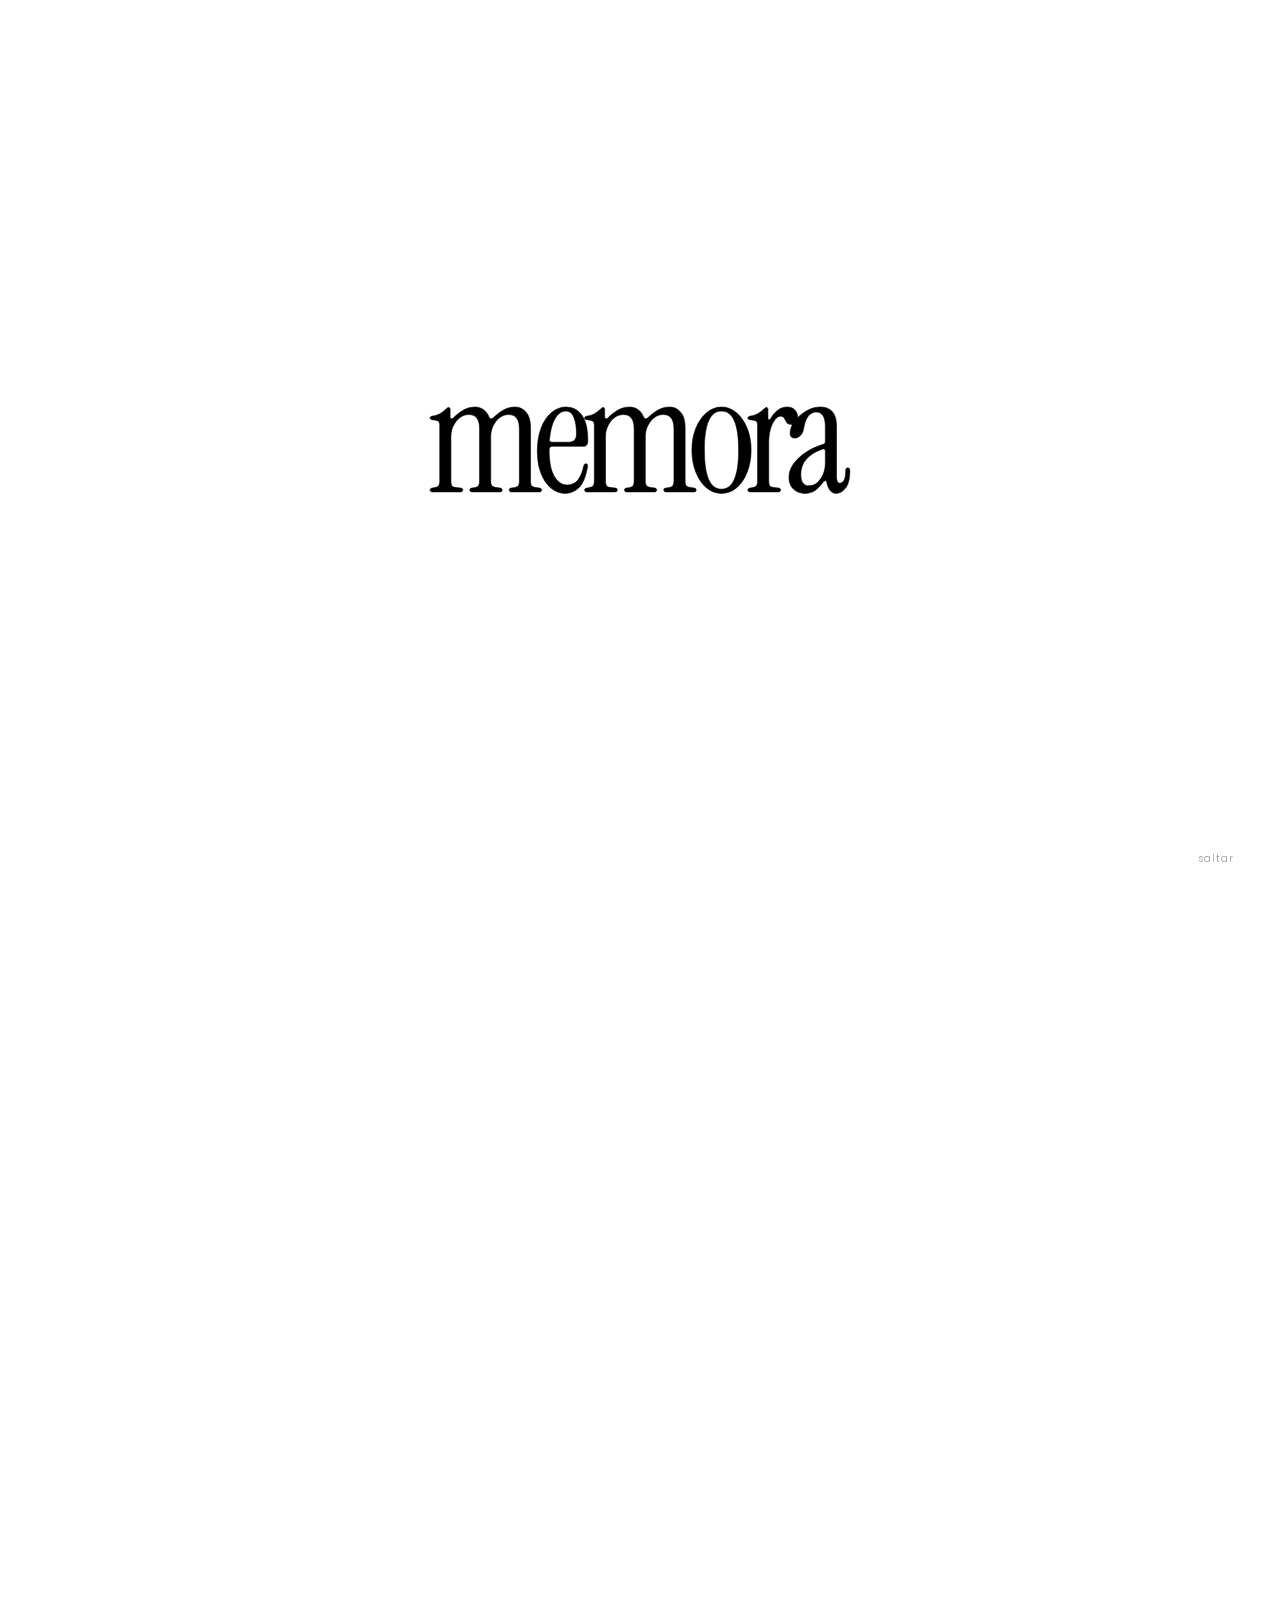
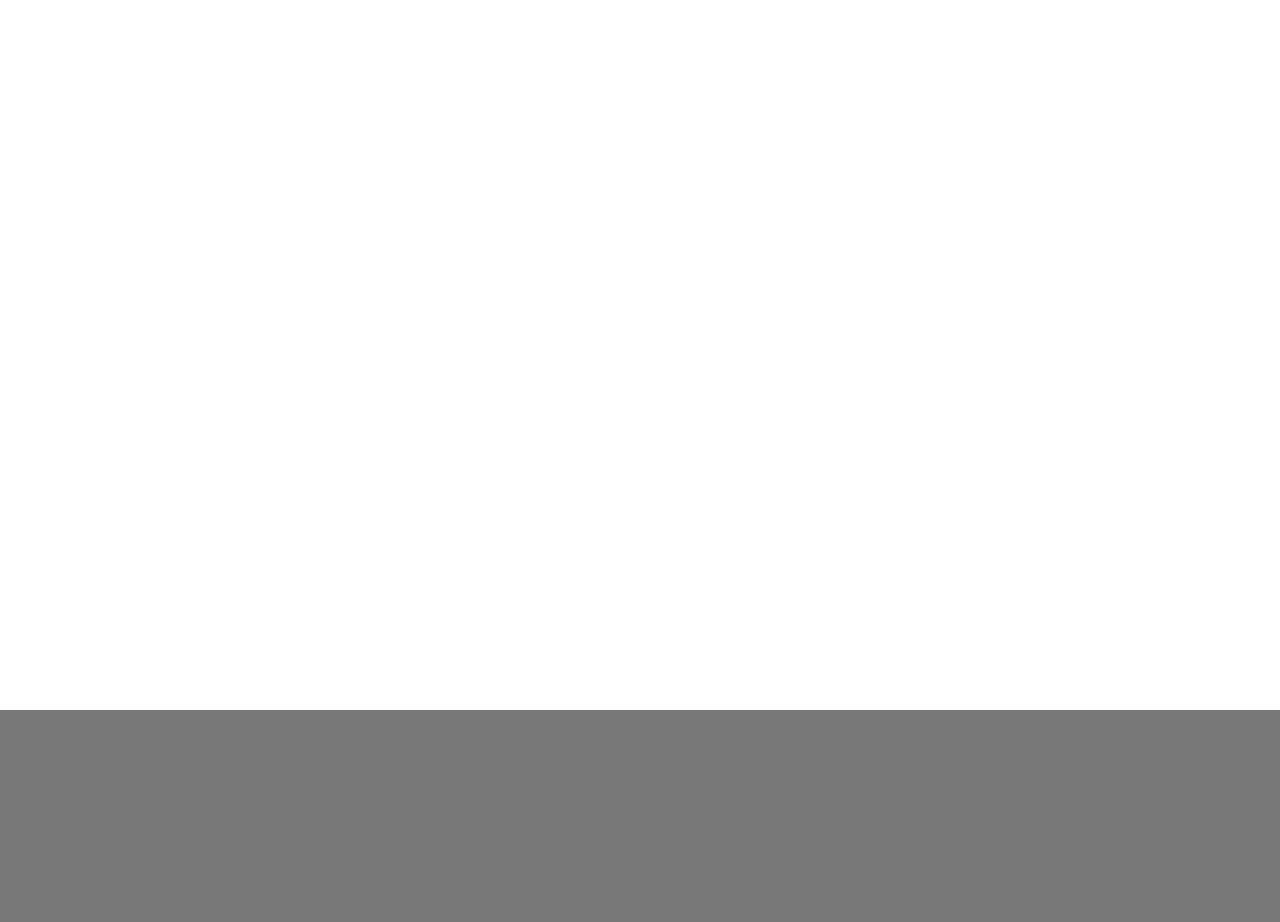
<file: predisenadas.html>
<!DOCTYPE html>
<html lang="es" class="no-js">
<head>
<meta charset="UTF-8">
<meta name="viewport" content="width=device-width, initial-scale=1.0">
<title>pre-diseñadas — memora</title>
<meta name="description" content="Catálogo de invitaciones pre-diseñadas de memora.">

<script>
  document.documentElement.classList.remove('no-js');
  document.documentElement.classList.add('js');
  if (window.matchMedia('(prefers-reduced-motion: reduce)').matches) {
    document.documentElement.classList.add('reduced-motion');
  } else {
    var showIntro = true;
    try { showIntro = !window.sessionStorage.getItem('memora:intro'); } catch (e) {}
    if (showIntro) document.documentElement.classList.add('intro-active');
  }
</script>

<link rel="preconnect" href="https://fonts.googleapis.com">
<link rel="preconnect" href="https://fonts.gstatic.com" crossorigin>
<link href="https://fonts.googleapis.com/css2?family=Cormorant+Garamond:wght@300;400;500&family=DM+Sans:wght@300;400;500&family=Instrument+Serif:ital@0;1&family=Jomolhari&family=Karla:wght@300;400;500&family=Playfair+Display:wght@400;500&family=Poppins:wght@300;400;500;600&family=Space+Grotesk:wght@300;400;500&display=swap" rel="stylesheet">

<link rel="stylesheet" href="css/themes.css">
<link rel="stylesheet" href="css/styles.css">
</head>
<body>

<!-- ============ CORTINILLA DE INTRO ============ -->
<div class="intro-curtain" id="introCurtain" aria-hidden="true">
  <svg class="intro-curtain__logo" viewBox="0 0 1021 210" xmlns="http://www.w3.org/2000/svg" role="img" aria-label="memora">
    <path class="intro-curtain__path" d="M6 206.4C2 206.4 2.38419e-07 204.934 2.38419e-07 202C2.38419e-07 199.6 1.73333 198 5.2 197.2L10 196.4C15.6 195.334 19.2 193.734 20.8 191.6C22.6667 189.2 23.6 185.2 23.6 179.6V45.2004C23.6 40.4004 22.8 37.2004 21.2 35.6004C19.8667 33.7337 17.3333 32.5337 13.6 32.0004L5.2 30.8004C1.73333 30.5337 2.38419e-07 29.067 2.38419e-07 26.4004C2.38419e-07 24.267 2.13333 22.8004 6.4 22.0004C14.6667 20.667 20.9333 18.5337 25.2 15.6004C29.7333 12.667 34.4 9.06705 39.2 4.80039C41.6 2.40039 43.6 1.20039 45.2 1.20039C47.6 1.20039 48.8 2.80038 48.8 6.00037V24.0004C48.8 25.867 49.6 27.3337 51.2 28.4004C52.8 29.2004 54.5333 28.667 56.4 26.8004C67.3333 16.4004 76.8 9.33371 84.8 5.60038C93.0667 1.86704 101.333 0.000377655 109.6 0.000377655C117.333 0.000377655 124.133 2.13372 130 6.40039C136.133 10.4004 140.667 16.5337 143.6 24.8004C144.4 26.9337 145.733 28.267 147.6 28.8004C149.733 29.067 151.733 28.267 153.6 26.4004C164.533 16.267 174 9.33371 182 5.60038C190 1.86704 198.133 0.000377655 206.4 0.000377655C217.6 0.000377655 226.667 4.26705 233.6 12.8004C240.8 21.0671 244.4 33.3337 244.4 49.6004V179.6C244.4 185.2 245.2 189.2 246.8 191.6C248.667 193.734 252.4 195.2 258 196L266.8 197.2C269.733 197.734 271.2 199.334 271.2 202C271.2 204.934 269.6 206.4 266.4 206.4H198C194.267 206.4 192.4 204.934 192.4 202C192.4 199.334 193.867 197.734 196.8 197.2L202.4 196.4C208.533 195.6 212.533 194 214.4 191.6C216.267 189.2 217.2 185.2 217.2 179.6V54.0004C217.2 40.9337 214.8 31.7337 210 26.4004C205.467 21.067 199.2 18.4004 191.2 18.4004C183.2 18.4004 175.867 20.9337 169.2 26.0004C162.8 30.8004 157.6 37.3337 153.6 45.6004C149.6 53.6004 147.6 62.5337 147.6 72.4004V179.6C147.6 185.2 148.533 189.2 150.4 191.6C152.267 193.734 156.133 195.2 162 196L170.8 197.2C173.733 197.734 175.2 199.334 175.2 202C175.2 204.934 173.6 206.4 170.4 206.4H102.4C98.6667 206.4 96.8 204.934 96.8 202C96.8 199.334 98.2667 197.734 101.2 197.2L106.8 196.4C112.4 195.6 116 194 117.6 191.6C119.467 189.2 120.4 185.2 120.4 179.6V54.0004C120.4 40.9337 118 31.7337 113.2 26.4004C108.667 21.067 102.4 18.4004 94.4 18.4004C86.4 18.4004 79.0667 20.9337 72.4 26.0004C66 30.8004 60.8 37.3337 56.8 45.6004C52.8 53.6004 50.8 62.5337 50.8 72.4004V179.6C50.8 185.2 51.6 189.2 53.2 191.6C55.0667 194 58.8 195.467 64.4 196L75.2 197.2C78.1333 197.734 79.6 199.2 79.6 201.6C79.6 204.8 77.6 206.4 73.6 206.4H6ZM328.441 210C315.641 210 304.174 205.734 294.041 197.2C283.907 188.667 275.774 176.667 269.641 161.2C263.774 145.467 260.841 127.334 260.841 106.8C260.841 85.7337 263.907 67.2004 270.041 51.2004C276.174 35.2004 284.574 22.6671 295.241 13.6004C305.907 4.53371 317.774 0.000377655 330.841 0.000377655C346.574 0.000377655 359.241 6.53371 368.841 19.6004C378.707 32.4004 383.641 53.3337 383.641 82.4004C383.641 91.2004 380.307 95.6004 373.641 95.6004H297.641C292.307 95.6004 289.641 98.6671 289.641 104.8C289.641 133.067 293.774 154.267 302.041 168.4C310.307 182.534 320.841 189.6 333.641 189.6C343.774 189.6 352.041 186 358.441 178.8C364.841 171.6 370.041 159.467 374.041 142.4C374.841 139.467 376.574 138 379.241 138C382.441 138 383.641 140.667 382.841 146C378.574 169.734 371.774 186.4 362.441 196C353.107 205.334 341.774 210 328.441 210ZM296.441 85.6004H336.841C349.641 85.6004 356.041 78.9337 356.041 65.6004C356.041 48.267 353.907 34.667 349.641 24.8004C345.374 14.9337 338.974 10.0004 330.441 10.0004C320.041 10.0004 311.241 16.0004 304.041 28.0004C297.107 40.0004 292.574 57.067 290.441 79.2004C289.907 83.4671 291.907 85.6004 296.441 85.6004ZM381.828 206.4C377.828 206.4 375.828 204.934 375.828 202C375.828 199.6 377.561 198 381.028 197.2L385.828 196.4C391.428 195.334 395.028 193.734 396.628 191.6C398.495 189.2 399.428 185.2 399.428 179.6V45.2004C399.428 40.4004 398.628 37.2004 397.028 35.6004C395.695 33.7337 393.161 32.5337 389.428 32.0004L381.028 30.8004C377.561 30.5337 375.828 29.067 375.828 26.4004C375.828 24.267 377.961 22.8004 382.228 22.0004C390.495 20.667 396.761 18.5337 401.028 15.6004C405.561 12.667 410.228 9.06705 415.028 4.80039C417.428 2.40039 419.428 1.20039 421.028 1.20039C423.428 1.20039 424.628 2.80038 424.628 6.00037V24.0004C424.628 25.867 425.428 27.3337 427.028 28.4004C428.628 29.2004 430.361 28.667 432.228 26.8004C443.161 16.4004 452.628 9.33371 460.628 5.60038C468.895 1.86704 477.161 0.000377655 485.428 0.000377655C493.161 0.000377655 499.961 2.13372 505.828 6.40039C511.961 10.4004 516.495 16.5337 519.428 24.8004C520.228 26.9337 521.561 28.267 523.428 28.8004C525.561 29.067 527.561 28.267 529.428 26.4004C540.361 16.267 549.828 9.33371 557.828 5.60038C565.828 1.86704 573.961 0.000377655 582.228 0.000377655C593.428 0.000377655 602.495 4.26705 609.428 12.8004C616.628 21.0671 620.228 33.3337 620.228 49.6004V179.6C620.228 185.2 621.028 189.2 622.628 191.6C624.495 193.734 628.228 195.2 633.828 196L642.628 197.2C645.561 197.734 647.028 199.334 647.028 202C647.028 204.934 645.428 206.4 642.228 206.4H573.828C570.095 206.4 568.228 204.934 568.228 202C568.228 199.334 569.695 197.734 572.628 197.2L578.228 196.4C584.361 195.6 588.361 194 590.228 191.6C592.095 189.2 593.028 185.2 593.028 179.6V54.0004C593.028 40.9337 590.628 31.7337 585.828 26.4004C581.295 21.067 575.028 18.4004 567.028 18.4004C559.028 18.4004 551.695 20.9337 545.028 26.0004C538.628 30.8004 533.428 37.3337 529.428 45.6004C525.428 53.6004 523.428 62.5337 523.428 72.4004V179.6C523.428 185.2 524.361 189.2 526.228 191.6C528.095 193.734 531.961 195.2 537.828 196L546.628 197.2C549.561 197.734 551.028 199.334 551.028 202C551.028 204.934 549.428 206.4 546.228 206.4H478.228C474.495 206.4 472.628 204.934 472.628 202C472.628 199.334 474.095 197.734 477.028 197.2L482.628 196.4C488.228 195.6 491.828 194 493.428 191.6C495.295 189.2 496.228 185.2 496.228 179.6V54.0004C496.228 40.9337 493.828 31.7337 489.028 26.4004C484.495 21.067 478.228 18.4004 470.228 18.4004C462.228 18.4004 454.895 20.9337 448.228 26.0004C441.828 30.8004 436.628 37.3337 432.628 45.6004C428.628 53.6004 426.628 62.5337 426.628 72.4004V179.6C426.628 185.2 427.428 189.2 429.028 191.6C430.895 194 434.628 195.467 440.228 196L451.028 197.2C453.961 197.734 455.428 199.2 455.428 201.6C455.428 204.8 453.428 206.4 449.428 206.4H381.828ZM708.669 210C695.069 210 682.802 205.467 671.869 196.4C661.202 187.067 652.669 174.4 646.269 158.4C639.869 142.4 636.669 124.534 636.669 104.8C636.669 85.0671 639.869 67.3337 646.269 51.6004C652.669 35.8671 661.335 23.3337 672.269 14.0004C683.202 4.66704 695.335 0.000377655 708.669 0.000377655C722.269 0.000377655 734.402 4.66704 745.069 14.0004C756.002 23.3337 764.669 35.8671 771.069 51.6004C777.469 67.3337 780.669 85.0671 780.669 104.8C780.669 124.534 777.469 142.4 771.069 158.4C764.935 174.4 756.402 187.067 745.469 196.4C734.535 205.467 722.269 210 708.669 210ZM708.669 200C736.402 200 750.269 168.267 750.269 104.8C750.269 41.6004 736.402 10.0004 708.669 10.0004C680.935 10.0004 667.069 41.6004 667.069 104.8C667.069 168.267 680.935 200 708.669 200ZM828.35 28.0004C839.283 9.33371 852.483 0.000377655 867.95 0.000377655C876.75 0.000377655 883.283 2.66705 887.55 8.00038C891.817 13.067 893.95 18.8004 893.95 25.2004C893.95 30.2671 892.617 34.4004 889.95 37.6004C887.55 40.8004 883.683 42.4004 878.35 42.4004C874.083 42.4004 870.883 41.467 868.75 39.6004C866.883 37.4671 865.283 35.067 863.95 32.4004C862.883 29.7337 861.55 27.467 859.95 25.6004C858.35 23.4671 855.683 22.4004 851.95 22.4004C847.15 22.4004 842.617 25.3337 838.35 31.2004C834.083 36.8004 830.483 44.4004 827.55 54.0004C824.883 63.6004 823.55 74.5337 823.55 86.8004V179.6C823.55 185.2 824.35 189.2 825.95 191.6C827.817 194 831.55 195.467 837.15 196L847.95 197.2C850.883 197.734 852.35 199.2 852.35 201.6C852.35 204.8 850.35 206.4 846.35 206.4H778.75C774.75 206.4 772.75 204.934 772.75 202C772.75 199.6 774.483 198 777.95 197.2L782.75 196.4C788.35 195.334 791.95 193.734 793.55 191.6C795.417 189.2 796.35 185.2 796.35 179.6V45.2004C796.35 40.4004 795.55 37.2004 793.95 35.6004C792.617 33.7337 790.083 32.5337 786.35 32.0004L777.95 30.8004C774.483 30.5337 772.75 29.067 772.75 26.4004C772.75 24.267 774.883 22.8004 779.15 22.0004C787.417 20.667 793.683 18.5337 797.95 15.6004C802.483 12.667 807.15 9.06705 811.95 4.80039C814.35 2.40039 816.35 1.20039 817.95 1.20039C820.35 1.20039 821.55 2.80038 821.55 6.00037V27.6004C821.55 29.467 822.35 30.667 823.95 31.2004C825.55 31.4671 827.017 30.4004 828.35 28.0004ZM911.063 210C899.863 210 890.663 206.534 883.463 199.6C876.263 192.4 872.663 182.934 872.663 171.2C872.663 159.734 876.263 148.934 883.463 138.8C890.663 128.4 900.529 119.067 913.062 110.8C925.596 102.534 939.863 95.8671 955.863 90.8004C959.329 89.7337 961.063 87.4671 961.063 84.0004V47.6004C961.063 34.8004 959.063 25.7337 955.063 20.4004C951.063 14.8004 945.596 12.0004 938.663 12.0004C931.996 12.0004 925.863 15.067 920.263 21.2004C914.929 27.067 911.063 37.0671 908.663 51.2004C907.329 59.7337 904.396 66.0004 899.863 70.0004C895.596 73.7337 891.196 75.6004 886.663 75.6004C879.196 75.6004 875.463 71.867 875.463 64.4004C875.463 56.6671 877.596 49.0671 881.863 41.6004C886.396 33.867 892.263 26.9337 899.463 20.8004C906.663 14.4004 914.529 9.33371 923.063 5.60038C931.596 1.86704 940.129 0.000377655 948.663 0.000377655C975.063 0.000377655 988.263 15.3337 988.263 46.0004V168.4C988.263 179.6 991.063 185.2 996.663 185.2C1000.13 185.2 1003.33 182.934 1006.26 178.4C1009.2 173.6 1010.66 165.6 1010.66 154.4C1010.66 150.134 1012.4 148 1015.86 148C1019.06 148 1020.66 150.267 1020.66 154.8C1020.66 174.267 1017.2 188.4 1010.26 197.2C1003.6 205.734 995.996 210 987.463 210C981.063 210 975.996 207.467 972.263 202.4C968.529 197.067 965.996 190.8 964.663 183.6C964.396 180.934 963.196 179.6 961.063 179.6C959.196 179.334 957.329 180.534 955.463 183.2C949.063 192 942.529 198.667 935.863 203.2C929.196 207.734 920.929 210 911.063 210ZM921.862 191.6C928.796 191.6 935.196 189.2 941.063 184.4C946.929 179.334 951.729 172.667 955.463 164.4C959.196 156.134 961.063 146.8 961.063 136.4V107.2C961.063 102.134 958.263 100.667 952.663 102.8C936.396 108.667 923.729 116.8 914.663 127.2C905.863 137.334 901.463 149.6 901.463 164C901.463 182.4 908.263 191.6 921.862 191.6Z"/>
  </svg>
  <button class="intro-curtain__skip" type="button" id="introSkip">saltar</button>
</div>

<!-- ============ HEADER ============ -->
<header class="header">
  <div class="header__inner">
    <a href="index.html" class="logo">memora</a>

    <nav class="nav" aria-label="principal">
      <a href="index.html#servicios">servicios</a>
      <a href="index.html#como-funciona">como funciona</a>
      <a href="predisenadas.html" class="is-current">pre-diseñadas</a>
      <a href="sobre-memora.html">sobre memora</a>
      <a href="pedir-mi-invitacion.html" class="is-active">pedir mi invitación</a>
    </nav>

    <button class="nav-toggle" id="navToggle" aria-label="abrir menú" aria-expanded="false">
      <span class="nav-toggle__icon"></span>
    </button>
  </div>

  <div class="nav-mobile" id="navMobile">
    <a href="index.html#servicios">servicios</a>
    <a href="index.html#como-funciona">como funciona</a>
    <a href="predisenadas.html" class="is-current">pre-diseñadas</a>
    <a href="sobre-memora.html">sobre memora</a>
    <a href="pedir-mi-invitacion.html" class="is-active">pedir mi invitación</a>
  </div>
</header>

<main>

  <!-- ============ ENCABEZADO ============ -->
  <section class="page-head">
    <div class="container">
      <h1 class="page-head__title" data-reveal>pre-diseñadas</h1>
      <p class="page-head__sub" data-reveal style="--d:1">elige la invitación que más se identifique contigo y tu evento</p>
    </div>
  </section>

  <!-- ============ CATÁLOGO ============ -->
  <section class="catalog">
    <div class="container">
      <div class="catalog__grid">
        <article class="design" data-reveal style="--d:0">
          <button class="design__open" type="button"
                  data-name="malmo"
                  data-demo="https://wedding-minimalistinvite.vercel.app/"
                  data-tag="serif alta y mucho aire"
                  data-desc="tipografía serif de contraste alto sobre fondo hueso. las secciones se separan con líneas finas y la portada respira. funciona muy bien con fotos en blanco y negro.">
            <span class="ph design__media" role="img" aria-label="vista previa de malmo"></span>
            <span class="design__name">malmo</span>
          </button>
          <div class="design__actions">
            <button type="button" class="btn btn--fill design__explore"
                    data-name="malmo" data-demo="https://wedding-minimalistinvite.vercel.app/" data-tag="serif alta y mucho aire" data-desc="tipografía serif de contraste alto sobre fondo hueso. las secciones se separan con líneas finas y la portada respira. funciona muy bien con fotos en blanco y negro.">explorar este template</button>
          </div>
        </article>

        <article class="design" data-reveal style="--d:1">
          <button class="design__open" type="button"
                  data-name="odense"
                  data-demo="demos/odense.html"
                  data-tag="editorial, a dos columnas"
                  data-desc="estructura de revista: título grande a la izquierda y los datos del evento en columna. pensada para bodas con varios momentos en el mismo día.">
            <span class="ph design__media" role="img" aria-label="vista previa de odense"></span>
            <span class="design__name">odense</span>
          </button>
          <div class="design__actions">
            <button type="button" class="btn btn--fill design__explore"
                    data-name="odense" data-demo="demos/odense.html" data-tag="editorial, a dos columnas" data-desc="estructura de revista: título grande a la izquierda y los datos del evento en columna. pensada para bodas con varios momentos en el mismo día.">explorar este template</button>
          </div>
        </article>

        <article class="design" data-reveal style="--d:0">
          <button class="design__open" type="button"
                  data-name="lund"
                  data-tag="minimal, todo en una vista"
                  data-desc="una sola pantalla vertical con la información esencial. sin secciones extra, sin scroll infinito. ideal si tu evento es íntimo.">
            <span class="ph design__media" role="img" aria-label="vista previa de lund"></span>
            <span class="design__name">lund</span>
          </button>
          <div class="design__actions">
            <button type="button" class="btn btn--fill design__explore"
                    data-name="lund" data-tag="minimal, todo en una vista" data-desc="una sola pantalla vertical con la información esencial. sin secciones extra, sin scroll infinito. ideal si tu evento es íntimo.">explorar este template</button>
          </div>
        </article>

        <article class="design" data-reveal style="--d:1">
          <button class="design__open" type="button"
                  data-name="oslo"
                  data-tag="fondo oscuro y letra clara"
                  data-desc="el único pre-diseñado en negativo. texto en blanco sobre fondo negro, con acentos en gris. perfecto para eventos de noche.">
            <span class="ph design__media" role="img" aria-label="vista previa de oslo"></span>
            <span class="design__name">oslo</span>
          </button>
          <div class="design__actions">
            <button type="button" class="btn btn--fill design__explore"
                    data-name="oslo" data-tag="fondo oscuro y letra clara" data-desc="el único pre-diseñado en negativo. texto en blanco sobre fondo negro, con acentos en gris. perfecto para eventos de noche.">explorar este template</button>
          </div>
        </article>

        <article class="design" data-reveal style="--d:0">
          <button class="design__open" type="button"
                  data-name="flam"
                  data-demo="demos/mi-boda/index.html"
                  data-tag="fotografía a página completa"
                  data-desc="la foto manda: portada a sangre completa y el texto encima. las demás secciones se mantienen limpias para no competir.">
            <span class="ph design__media" role="img" aria-label="vista previa de flam"></span>
            <span class="design__name">flam</span>
          </button>
          <div class="design__actions">
            <button type="button" class="btn btn--fill design__explore"
                    data-name="flam" data-demo="demos/mi-boda/index.html" data-tag="fotografía a página completa" data-desc="la foto manda: portada a sangre completa y el texto encima. las demás secciones se mantienen limpias para no competir.">explorar este template</button>
          </div>
        </article>

        <article class="design" data-reveal style="--d:1">
          <button class="design__open" type="button"
                  data-name="lulea"
                  data-demo="https://templatetwo-five.vercel.app/"
                  data-tag="retícula y numeración"
                  data-desc="cada sección va numerada y alineada a una retícula visible. muy clara para invitados que necesitan itinerario detallado.">
            <span class="ph design__media" role="img" aria-label="vista previa de lulea"></span>
            <span class="design__name">lulea</span>
          </button>
          <div class="design__actions">
            <button type="button" class="btn btn--fill design__explore"
                    data-name="lulea" data-demo="https://templatetwo-five.vercel.app/" data-tag="retícula y numeración" data-desc="cada sección va numerada y alineada a una retícula visible. muy clara para invitados que necesitan itinerario detallado.">explorar este template</button>
          </div>
        </article>
      </div>
    </div>
  </section>

  <!-- ============ CIERRE ============ -->
  <section class="closing closing--bare" id="pedir">
    <div class="container">
      <h2 class="closing__title" data-reveal>todo con y desde<br class="br-m"> el amor</h2>
      <p class="closing__sub" data-reveal style="--d:1">platicame tu idea, estemos en contacto y logremos tu invitación.</p>
      <div class="closing__actions" data-reveal style="--d:2">
        <a href="#contacto" class="btn btn--outline" data-contacto>escríbeme un mensaje</a>
      </div>
    </div>
  </section>

</main>

<!-- ============ FOOTER ============ -->
<footer class="footer">
  <div class="footer__inner">
    <p class="footer__logo" data-reveal>memora</p>
    <div class="footer__meta" data-reveal style="--d:1">
      <a href="#">@bymemora</a>
      <a href="#">bymemora.mx</a>
      <span>2026</span>
    </div>
  </div>
</footer>

<!-- ============ MODAL DE DEMO ============ -->
<div class="modal" id="demoModal" role="dialog" aria-modal="true" aria-labelledby="demoTitle" aria-hidden="true">
  <div class="modal__backdrop" data-close></div>

  <div class="modal__panel" role="document">
    <button class="modal__close" type="button" data-close aria-label="cerrar"></button>

    <div class="modal__head">
      <p class="modal__eyebrow" id="demoTag"></p>
      <h2 class="modal__title" id="demoTitle"></h2>
    </div>

    <!-- ---- vista previa + personalizador ---- -->
    <div class="modal__stage">

      <div class="preview" id="preview" data-palette="hueso" data-fonts="clasica">
        <div class="preview__bar" aria-hidden="true">
          <span></span><span></span><span></span>
          <em class="preview__tpl" id="previewTpl"></em>
        </div>
        <div class="preview__stage">

          <!-- vista previa en vivo: es el demo real, escalado -->
          <iframe class="preview__live" id="previewFrame" title="vista previa de la invitación"
                  loading="lazy" tabindex="-1" scrolling="no"></iframe>

          <!-- respaldo: maqueta CSS para los templates que aún no tienen demo -->
          <div class="preview__inner" id="previewMock">
            <p class="preview__eyebrow">nos casamos</p>
            <h3 class="preview__names">ana <span class="preview__amp">&amp;</span> luis</h3>
            <span class="preview__rule"></span>
            <p class="preview__meta">sábado 14 de noviembre · 2026</p>
            <p class="preview__meta preview__meta--soft">hacienda san gabriel · morelos</p>
            <span class="preview__btn">confirmar asistencia</span>
            <p class="preview__foot">bymemora.mx/anayluis</p>
          </div>

          <span class="preview__badge" id="previewBadge">vista previa en vivo</span>
        </div>
      </div>

      <div class="picker">
        <p class="picker__label" id="labelPalettes">paletas de colores</p>
        <div class="picker__grid" role="radiogroup" aria-labelledby="labelPalettes">

          <button class="swatch is-active" type="button" role="radio" aria-checked="true" data-palette="hueso">
            <span class="swatch__bars" aria-hidden="true"><i></i><i></i><i></i><i></i></span>
            <span class="swatch__name">hueso</span>
          </button>

          <button class="swatch" type="button" role="radio" aria-checked="false" data-palette="tinta">
            <span class="swatch__bars" aria-hidden="true"><i></i><i></i><i></i><i></i></span>
            <span class="swatch__name">tinta</span>
          </button>

          <button class="swatch" type="button" role="radio" aria-checked="false" data-palette="nieve">
            <span class="swatch__bars" aria-hidden="true"><i></i><i></i><i></i><i></i></span>
            <span class="swatch__name">nieve</span>
          </button>

          <button class="swatch" type="button" role="radio" aria-checked="false" data-palette="terracota">
            <span class="swatch__bars" aria-hidden="true"><i></i><i></i><i></i><i></i></span>
            <span class="swatch__name">terracota</span>
          </button>

        </div>
      </div>

      <div class="picker">
        <p class="picker__label" id="labelFonts">paquetes de fuentes</p>
        <div class="picker__grid" role="radiogroup" aria-labelledby="labelFonts">

          <button class="fontchip is-active" type="button" role="radio" aria-checked="true" data-fonts="clasica">
            <span class="fontchip__head">Encabezado</span>
            <span class="fontchip__body">Texto de párrafo</span>
            <span class="fontchip__name">clásica</span>
          </button>

          <button class="fontchip" type="button" role="radio" aria-checked="false" data-fonts="editorial">
            <span class="fontchip__head">Encabezado</span>
            <span class="fontchip__body">Texto de párrafo</span>
            <span class="fontchip__name">editorial</span>
          </button>

          <button class="fontchip" type="button" role="radio" aria-checked="false" data-fonts="romantica">
            <span class="fontchip__head">Encabezado</span>
            <span class="fontchip__body">Texto de párrafo</span>
            <span class="fontchip__name">romántica</span>
          </button>

          <button class="fontchip" type="button" role="radio" aria-checked="false" data-fonts="moderna">
            <span class="fontchip__head">Encabezado</span>
            <span class="fontchip__body">Texto de párrafo</span>
            <span class="fontchip__name">moderna</span>
          </button>

        </div>
      </div>

    </div>

    <div class="modal__info">
      <p class="modal__text" id="demoText"></p>
      <p class="modal__label">incluye:</p>
      <ul class="modal__list">
        <li>dominio <span class="u">bymemora.mx/tunombreyeldetupareja</span>.</li>
        <li><strong>lista en 72 horas hábiles.</strong></li>
        <li>cambios de color y tipografías sugeridas.</li>
        <li>confirmación de asistencia integrada.</li>
        <li>galería de fotos y cuenta regresiva.</li>
        <li>responsiva para desktop y mobile.</li>
      </ul>
      <p class="modal__combo">combinación elegida: <strong id="demoCombo">hueso · clásica</strong></p>
      <div class="modal__actions">
        <button type="button" class="btn btn--fill" id="demoSelect">seleccionar esta invitación</button>
        <a href="#" class="btn btn--link" id="demoOpen" target="_blank" rel="noopener">ver template con mi selección <span class="arrow">&rsaquo;</span></a>
      </div>
    </div>
  </div>
</div>

<!-- ============ MODAL DE CONFIRMACIÓN ============ -->
<div class="confirm" id="confirmModal" role="dialog" aria-modal="true" aria-labelledby="confirmTitle" aria-hidden="true">
  <div class="confirm__backdrop" data-confirm-close></div>

  <div class="confirm__panel" role="document">
    <button class="modal__close confirm__close" type="button" data-confirm-close aria-label="cerrar"></button>

    <p class="confirm__eyebrow">¡buena elección!</p>
    <h2 class="confirm__title" id="confirmTitle">estás seleccionando <span id="confTemplate"></span></h2>
    <p class="confirm__text">
      con la variante de color <strong id="confPalette"></strong>
      y la tipografía <strong id="confFonts"></strong>.
    </p>
    <p class="confirm__q">¿quieres explorar más templates o vamos directo a que llenes el cuestionario y la pasarela de pago?</p>

    <div class="confirm__actions">
      <button type="button" class="btn btn--outline" id="confirmExplore">quiero seguir explorando</button>
      <a href="#" class="btn btn--fill" id="confirmGo">¡sí! sigamos el proceso</a>
    </div>
  </div>
</div>

<script src="js/cursor.js"></script>
<script src="js/transicion.js"></script>
<script src="js/contacto.js"></script>
<script src="js/main.js"></script>
</body>
</html>
</file>
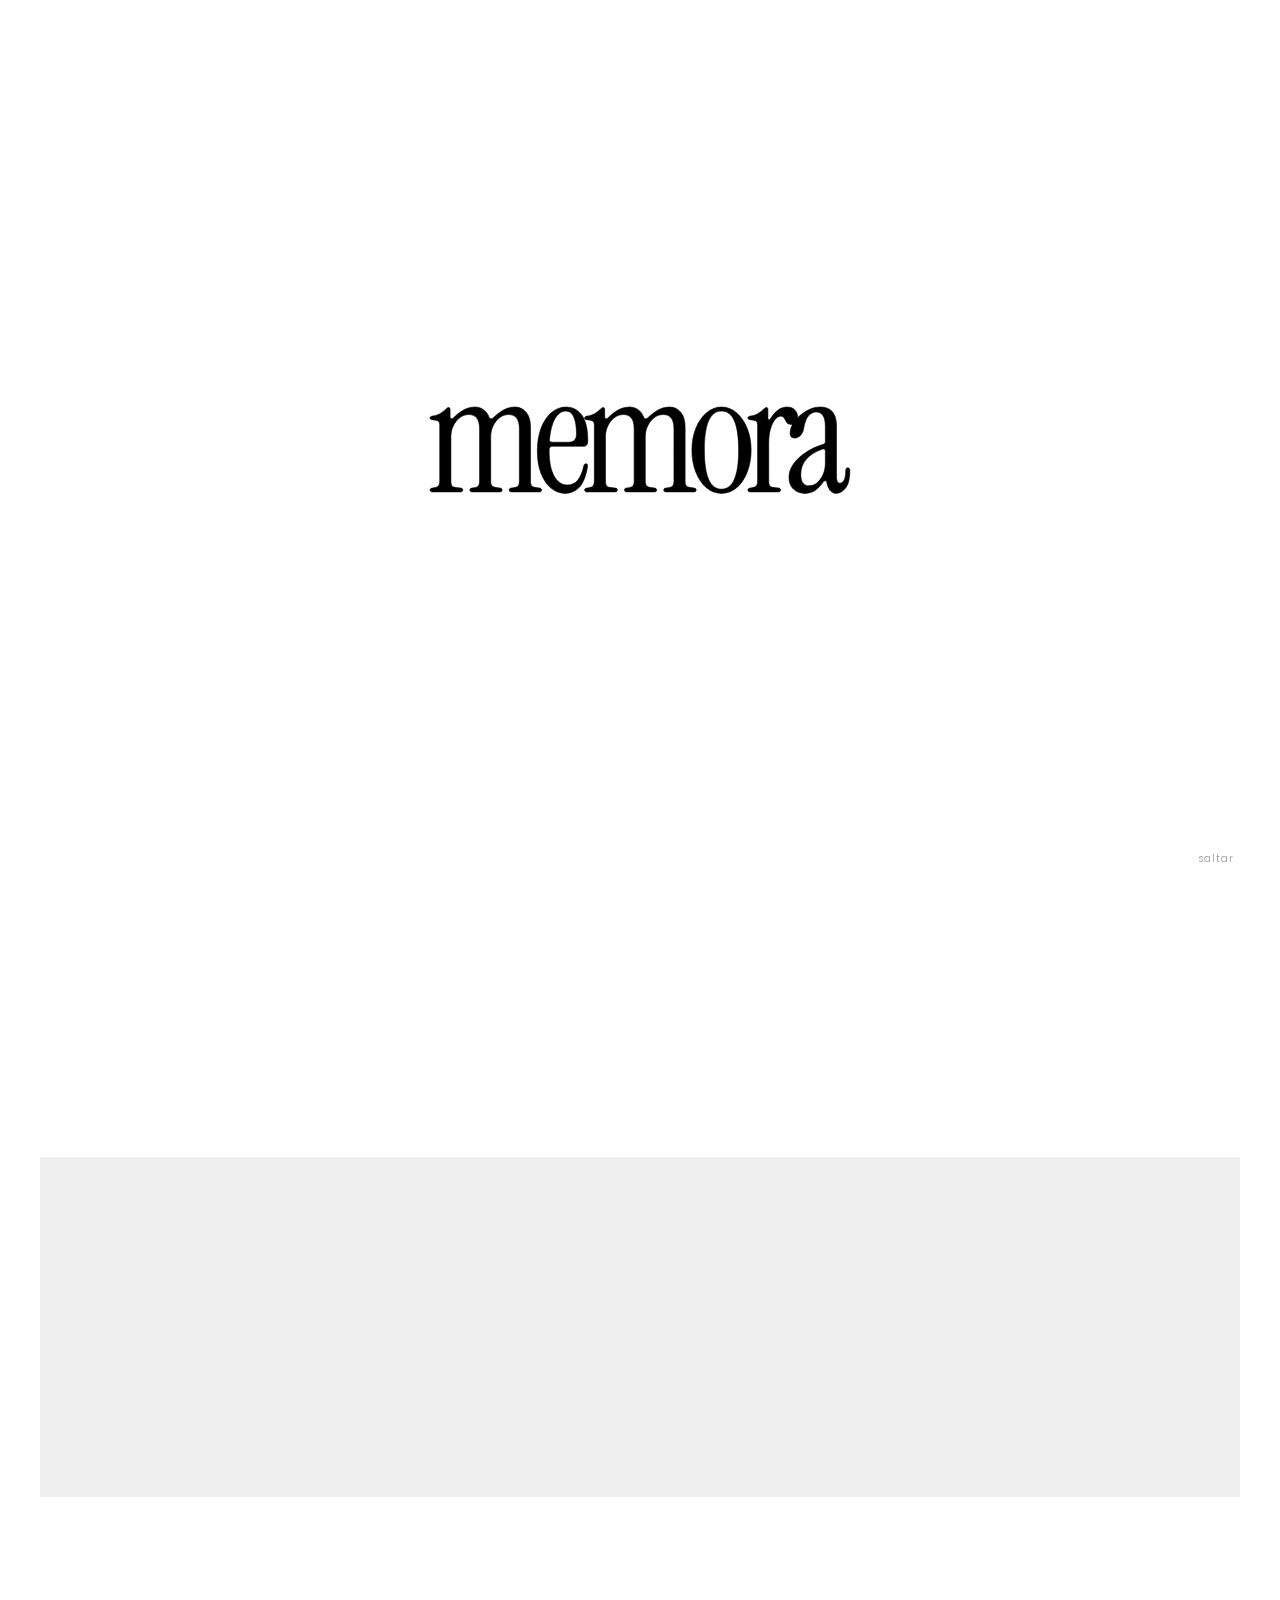
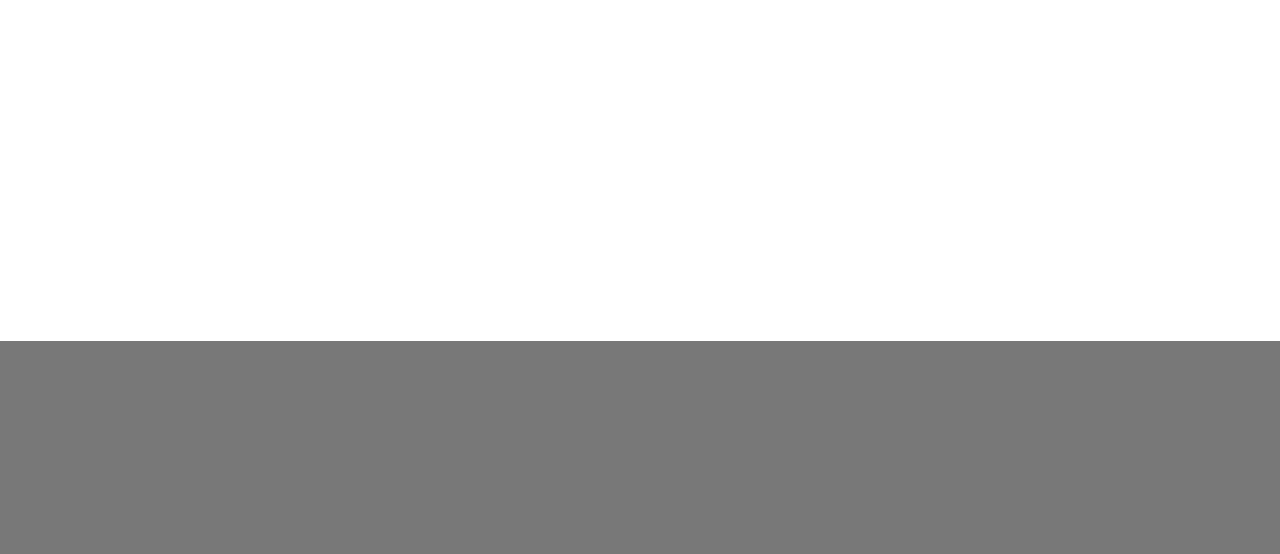
<file: sobre-memora.html>
<!DOCTYPE html>
<html lang="es" class="no-js">
<head>
<meta charset="UTF-8">
<meta name="viewport" content="width=device-width, initial-scale=1.0">
<title>sobre memora — memora</title>
<meta name="description" content="De dónde nace memora: estudio de invitaciones digitales.">

<script>
  document.documentElement.classList.remove('no-js');
  document.documentElement.classList.add('js');
  if (window.matchMedia('(prefers-reduced-motion: reduce)').matches) {
    document.documentElement.classList.add('reduced-motion');
  } else {
    var showIntro = true;
    try { showIntro = !window.sessionStorage.getItem('memora:intro'); } catch (e) {}
    if (showIntro) document.documentElement.classList.add('intro-active');
  }
</script>

<link rel="preconnect" href="https://fonts.googleapis.com">
<link rel="preconnect" href="https://fonts.gstatic.com" crossorigin>
<link href="https://fonts.googleapis.com/css2?family=Instrument+Serif:ital@0;1&family=Jomolhari&family=Poppins:wght@300;400;500;600&display=swap" rel="stylesheet">

<link rel="stylesheet" href="css/styles.css">
</head>
<body>

<!-- ============ CORTINILLA DE INTRO ============ -->
<div class="intro-curtain" id="introCurtain" aria-hidden="true">
  <svg class="intro-curtain__logo" viewBox="0 0 1021 210" xmlns="http://www.w3.org/2000/svg" role="img" aria-label="memora">
    <path class="intro-curtain__path" d="M6 206.4C2 206.4 2.38419e-07 204.934 2.38419e-07 202C2.38419e-07 199.6 1.73333 198 5.2 197.2L10 196.4C15.6 195.334 19.2 193.734 20.8 191.6C22.6667 189.2 23.6 185.2 23.6 179.6V45.2004C23.6 40.4004 22.8 37.2004 21.2 35.6004C19.8667 33.7337 17.3333 32.5337 13.6 32.0004L5.2 30.8004C1.73333 30.5337 2.38419e-07 29.067 2.38419e-07 26.4004C2.38419e-07 24.267 2.13333 22.8004 6.4 22.0004C14.6667 20.667 20.9333 18.5337 25.2 15.6004C29.7333 12.667 34.4 9.06705 39.2 4.80039C41.6 2.40039 43.6 1.20039 45.2 1.20039C47.6 1.20039 48.8 2.80038 48.8 6.00037V24.0004C48.8 25.867 49.6 27.3337 51.2 28.4004C52.8 29.2004 54.5333 28.667 56.4 26.8004C67.3333 16.4004 76.8 9.33371 84.8 5.60038C93.0667 1.86704 101.333 0.000377655 109.6 0.000377655C117.333 0.000377655 124.133 2.13372 130 6.40039C136.133 10.4004 140.667 16.5337 143.6 24.8004C144.4 26.9337 145.733 28.267 147.6 28.8004C149.733 29.067 151.733 28.267 153.6 26.4004C164.533 16.267 174 9.33371 182 5.60038C190 1.86704 198.133 0.000377655 206.4 0.000377655C217.6 0.000377655 226.667 4.26705 233.6 12.8004C240.8 21.0671 244.4 33.3337 244.4 49.6004V179.6C244.4 185.2 245.2 189.2 246.8 191.6C248.667 193.734 252.4 195.2 258 196L266.8 197.2C269.733 197.734 271.2 199.334 271.2 202C271.2 204.934 269.6 206.4 266.4 206.4H198C194.267 206.4 192.4 204.934 192.4 202C192.4 199.334 193.867 197.734 196.8 197.2L202.4 196.4C208.533 195.6 212.533 194 214.4 191.6C216.267 189.2 217.2 185.2 217.2 179.6V54.0004C217.2 40.9337 214.8 31.7337 210 26.4004C205.467 21.067 199.2 18.4004 191.2 18.4004C183.2 18.4004 175.867 20.9337 169.2 26.0004C162.8 30.8004 157.6 37.3337 153.6 45.6004C149.6 53.6004 147.6 62.5337 147.6 72.4004V179.6C147.6 185.2 148.533 189.2 150.4 191.6C152.267 193.734 156.133 195.2 162 196L170.8 197.2C173.733 197.734 175.2 199.334 175.2 202C175.2 204.934 173.6 206.4 170.4 206.4H102.4C98.6667 206.4 96.8 204.934 96.8 202C96.8 199.334 98.2667 197.734 101.2 197.2L106.8 196.4C112.4 195.6 116 194 117.6 191.6C119.467 189.2 120.4 185.2 120.4 179.6V54.0004C120.4 40.9337 118 31.7337 113.2 26.4004C108.667 21.067 102.4 18.4004 94.4 18.4004C86.4 18.4004 79.0667 20.9337 72.4 26.0004C66 30.8004 60.8 37.3337 56.8 45.6004C52.8 53.6004 50.8 62.5337 50.8 72.4004V179.6C50.8 185.2 51.6 189.2 53.2 191.6C55.0667 194 58.8 195.467 64.4 196L75.2 197.2C78.1333 197.734 79.6 199.2 79.6 201.6C79.6 204.8 77.6 206.4 73.6 206.4H6ZM328.441 210C315.641 210 304.174 205.734 294.041 197.2C283.907 188.667 275.774 176.667 269.641 161.2C263.774 145.467 260.841 127.334 260.841 106.8C260.841 85.7337 263.907 67.2004 270.041 51.2004C276.174 35.2004 284.574 22.6671 295.241 13.6004C305.907 4.53371 317.774 0.000377655 330.841 0.000377655C346.574 0.000377655 359.241 6.53371 368.841 19.6004C378.707 32.4004 383.641 53.3337 383.641 82.4004C383.641 91.2004 380.307 95.6004 373.641 95.6004H297.641C292.307 95.6004 289.641 98.6671 289.641 104.8C289.641 133.067 293.774 154.267 302.041 168.4C310.307 182.534 320.841 189.6 333.641 189.6C343.774 189.6 352.041 186 358.441 178.8C364.841 171.6 370.041 159.467 374.041 142.4C374.841 139.467 376.574 138 379.241 138C382.441 138 383.641 140.667 382.841 146C378.574 169.734 371.774 186.4 362.441 196C353.107 205.334 341.774 210 328.441 210ZM296.441 85.6004H336.841C349.641 85.6004 356.041 78.9337 356.041 65.6004C356.041 48.267 353.907 34.667 349.641 24.8004C345.374 14.9337 338.974 10.0004 330.441 10.0004C320.041 10.0004 311.241 16.0004 304.041 28.0004C297.107 40.0004 292.574 57.067 290.441 79.2004C289.907 83.4671 291.907 85.6004 296.441 85.6004ZM381.828 206.4C377.828 206.4 375.828 204.934 375.828 202C375.828 199.6 377.561 198 381.028 197.2L385.828 196.4C391.428 195.334 395.028 193.734 396.628 191.6C398.495 189.2 399.428 185.2 399.428 179.6V45.2004C399.428 40.4004 398.628 37.2004 397.028 35.6004C395.695 33.7337 393.161 32.5337 389.428 32.0004L381.028 30.8004C377.561 30.5337 375.828 29.067 375.828 26.4004C375.828 24.267 377.961 22.8004 382.228 22.0004C390.495 20.667 396.761 18.5337 401.028 15.6004C405.561 12.667 410.228 9.06705 415.028 4.80039C417.428 2.40039 419.428 1.20039 421.028 1.20039C423.428 1.20039 424.628 2.80038 424.628 6.00037V24.0004C424.628 25.867 425.428 27.3337 427.028 28.4004C428.628 29.2004 430.361 28.667 432.228 26.8004C443.161 16.4004 452.628 9.33371 460.628 5.60038C468.895 1.86704 477.161 0.000377655 485.428 0.000377655C493.161 0.000377655 499.961 2.13372 505.828 6.40039C511.961 10.4004 516.495 16.5337 519.428 24.8004C520.228 26.9337 521.561 28.267 523.428 28.8004C525.561 29.067 527.561 28.267 529.428 26.4004C540.361 16.267 549.828 9.33371 557.828 5.60038C565.828 1.86704 573.961 0.000377655 582.228 0.000377655C593.428 0.000377655 602.495 4.26705 609.428 12.8004C616.628 21.0671 620.228 33.3337 620.228 49.6004V179.6C620.228 185.2 621.028 189.2 622.628 191.6C624.495 193.734 628.228 195.2 633.828 196L642.628 197.2C645.561 197.734 647.028 199.334 647.028 202C647.028 204.934 645.428 206.4 642.228 206.4H573.828C570.095 206.4 568.228 204.934 568.228 202C568.228 199.334 569.695 197.734 572.628 197.2L578.228 196.4C584.361 195.6 588.361 194 590.228 191.6C592.095 189.2 593.028 185.2 593.028 179.6V54.0004C593.028 40.9337 590.628 31.7337 585.828 26.4004C581.295 21.067 575.028 18.4004 567.028 18.4004C559.028 18.4004 551.695 20.9337 545.028 26.0004C538.628 30.8004 533.428 37.3337 529.428 45.6004C525.428 53.6004 523.428 62.5337 523.428 72.4004V179.6C523.428 185.2 524.361 189.2 526.228 191.6C528.095 193.734 531.961 195.2 537.828 196L546.628 197.2C549.561 197.734 551.028 199.334 551.028 202C551.028 204.934 549.428 206.4 546.228 206.4H478.228C474.495 206.4 472.628 204.934 472.628 202C472.628 199.334 474.095 197.734 477.028 197.2L482.628 196.4C488.228 195.6 491.828 194 493.428 191.6C495.295 189.2 496.228 185.2 496.228 179.6V54.0004C496.228 40.9337 493.828 31.7337 489.028 26.4004C484.495 21.067 478.228 18.4004 470.228 18.4004C462.228 18.4004 454.895 20.9337 448.228 26.0004C441.828 30.8004 436.628 37.3337 432.628 45.6004C428.628 53.6004 426.628 62.5337 426.628 72.4004V179.6C426.628 185.2 427.428 189.2 429.028 191.6C430.895 194 434.628 195.467 440.228 196L451.028 197.2C453.961 197.734 455.428 199.2 455.428 201.6C455.428 204.8 453.428 206.4 449.428 206.4H381.828ZM708.669 210C695.069 210 682.802 205.467 671.869 196.4C661.202 187.067 652.669 174.4 646.269 158.4C639.869 142.4 636.669 124.534 636.669 104.8C636.669 85.0671 639.869 67.3337 646.269 51.6004C652.669 35.8671 661.335 23.3337 672.269 14.0004C683.202 4.66704 695.335 0.000377655 708.669 0.000377655C722.269 0.000377655 734.402 4.66704 745.069 14.0004C756.002 23.3337 764.669 35.8671 771.069 51.6004C777.469 67.3337 780.669 85.0671 780.669 104.8C780.669 124.534 777.469 142.4 771.069 158.4C764.935 174.4 756.402 187.067 745.469 196.4C734.535 205.467 722.269 210 708.669 210ZM708.669 200C736.402 200 750.269 168.267 750.269 104.8C750.269 41.6004 736.402 10.0004 708.669 10.0004C680.935 10.0004 667.069 41.6004 667.069 104.8C667.069 168.267 680.935 200 708.669 200ZM828.35 28.0004C839.283 9.33371 852.483 0.000377655 867.95 0.000377655C876.75 0.000377655 883.283 2.66705 887.55 8.00038C891.817 13.067 893.95 18.8004 893.95 25.2004C893.95 30.2671 892.617 34.4004 889.95 37.6004C887.55 40.8004 883.683 42.4004 878.35 42.4004C874.083 42.4004 870.883 41.467 868.75 39.6004C866.883 37.4671 865.283 35.067 863.95 32.4004C862.883 29.7337 861.55 27.467 859.95 25.6004C858.35 23.4671 855.683 22.4004 851.95 22.4004C847.15 22.4004 842.617 25.3337 838.35 31.2004C834.083 36.8004 830.483 44.4004 827.55 54.0004C824.883 63.6004 823.55 74.5337 823.55 86.8004V179.6C823.55 185.2 824.35 189.2 825.95 191.6C827.817 194 831.55 195.467 837.15 196L847.95 197.2C850.883 197.734 852.35 199.2 852.35 201.6C852.35 204.8 850.35 206.4 846.35 206.4H778.75C774.75 206.4 772.75 204.934 772.75 202C772.75 199.6 774.483 198 777.95 197.2L782.75 196.4C788.35 195.334 791.95 193.734 793.55 191.6C795.417 189.2 796.35 185.2 796.35 179.6V45.2004C796.35 40.4004 795.55 37.2004 793.95 35.6004C792.617 33.7337 790.083 32.5337 786.35 32.0004L777.95 30.8004C774.483 30.5337 772.75 29.067 772.75 26.4004C772.75 24.267 774.883 22.8004 779.15 22.0004C787.417 20.667 793.683 18.5337 797.95 15.6004C802.483 12.667 807.15 9.06705 811.95 4.80039C814.35 2.40039 816.35 1.20039 817.95 1.20039C820.35 1.20039 821.55 2.80038 821.55 6.00037V27.6004C821.55 29.467 822.35 30.667 823.95 31.2004C825.55 31.4671 827.017 30.4004 828.35 28.0004ZM911.063 210C899.863 210 890.663 206.534 883.463 199.6C876.263 192.4 872.663 182.934 872.663 171.2C872.663 159.734 876.263 148.934 883.463 138.8C890.663 128.4 900.529 119.067 913.062 110.8C925.596 102.534 939.863 95.8671 955.863 90.8004C959.329 89.7337 961.063 87.4671 961.063 84.0004V47.6004C961.063 34.8004 959.063 25.7337 955.063 20.4004C951.063 14.8004 945.596 12.0004 938.663 12.0004C931.996 12.0004 925.863 15.067 920.263 21.2004C914.929 27.067 911.063 37.0671 908.663 51.2004C907.329 59.7337 904.396 66.0004 899.863 70.0004C895.596 73.7337 891.196 75.6004 886.663 75.6004C879.196 75.6004 875.463 71.867 875.463 64.4004C875.463 56.6671 877.596 49.0671 881.863 41.6004C886.396 33.867 892.263 26.9337 899.463 20.8004C906.663 14.4004 914.529 9.33371 923.063 5.60038C931.596 1.86704 940.129 0.000377655 948.663 0.000377655C975.063 0.000377655 988.263 15.3337 988.263 46.0004V168.4C988.263 179.6 991.063 185.2 996.663 185.2C1000.13 185.2 1003.33 182.934 1006.26 178.4C1009.2 173.6 1010.66 165.6 1010.66 154.4C1010.66 150.134 1012.4 148 1015.86 148C1019.06 148 1020.66 150.267 1020.66 154.8C1020.66 174.267 1017.2 188.4 1010.26 197.2C1003.6 205.734 995.996 210 987.463 210C981.063 210 975.996 207.467 972.263 202.4C968.529 197.067 965.996 190.8 964.663 183.6C964.396 180.934 963.196 179.6 961.063 179.6C959.196 179.334 957.329 180.534 955.463 183.2C949.063 192 942.529 198.667 935.863 203.2C929.196 207.734 920.929 210 911.063 210ZM921.862 191.6C928.796 191.6 935.196 189.2 941.063 184.4C946.929 179.334 951.729 172.667 955.463 164.4C959.196 156.134 961.063 146.8 961.063 136.4V107.2C961.063 102.134 958.263 100.667 952.663 102.8C936.396 108.667 923.729 116.8 914.663 127.2C905.863 137.334 901.463 149.6 901.463 164C901.463 182.4 908.263 191.6 921.862 191.6Z"/>
  </svg>
  <button class="intro-curtain__skip" type="button" id="introSkip">saltar</button>
</div>

<!-- ============ HEADER ============ -->
<header class="header">
  <div class="header__inner">
    <a href="index.html" class="logo">memora</a>

    <nav class="nav" aria-label="principal">
      <a href="index.html#servicios">servicios</a>
      <a href="index.html#como-funciona">como funciona</a>
      <a href="predisenadas.html">pre-diseñadas</a>
      <a href="sobre-memora.html" class="is-current">sobre memora</a>
      <a href="pedir-mi-invitacion.html" class="is-active">pedir mi invitación</a>
    </nav>

    <button class="nav-toggle" id="navToggle" aria-label="abrir menú" aria-expanded="false">
      <span class="nav-toggle__icon"></span>
    </button>
  </div>

  <div class="nav-mobile" id="navMobile">
    <a href="index.html#servicios">servicios</a>
    <a href="index.html#como-funciona">como funciona</a>
    <a href="predisenadas.html">pre-diseñadas</a>
    <a href="sobre-memora.html" class="is-current">sobre memora</a>
    <a href="pedir-mi-invitacion.html" class="is-active">pedir mi invitación</a>
  </div>
</header>

<main>

  <!-- ============ ENCABEZADO ============ -->
  <section class="page-head">
    <div class="container">
      <h1 class="page-head__title" data-reveal>sobre memora</h1>
      <p class="page-head__sub" data-reveal style="--d:1">¿de dónde nace memora?</p>
    </div>
  </section>

  <!-- ============ BIO ============ -->
  <section class="about">
    <div class="container">
      <div class="about__grid">
        <div class="ph about__media" data-reveal role="img" aria-label="retrato de la diseñadora"></div>

        <div class="about__copy" data-reveal style="--d:1">
          <p class="about__lead">hola, soy -------, diseñadora y creadora de memora</p>
          <p class="about__text">Lorem ipsum dolor sit amet, consectetur adipiscing elit, sed do eiusmod tempor incididunt ut labore et dolore magna aliqua. Ut enim ad minim veniam, quis nostrud exercitation ullamco laboris nisi ut aliquip ex ea commodo consequat. Duis aute irure dolor in reprehenderit in voluptate velit esse cillum dolore eu fugiat nulla pariatur. Excepteur sint occaecat cupidatat non proident, sunt in culpa qui officia deserunt mollit anim id est laborum.</p>
          <p class="about__text">Lorem ipsum dolor sit amet, consectetur adipiscing elit, sed do eiusmod tempor incididunt ut labore et dolore magna aliqua. Ut enim ad minim veniam, quis nostrud exercitation ullamco laboris nisi ut aliquip ex ea commodo consequat. Duis aute irure dolor in reprehenderit in voluptate velit esse cillum dolore eu fugiat nulla pariatur.</p>
          <p class="about__text">Excepteur sint occaecat cupidatat non proident, sunt in culpa qui officia deserunt mollit anim id est laborum. Lorem ipsum dolor sit amet, consectetur adipiscing elit, sed do eiusmod tempor incididunt ut labore et dolore magna aliqua.</p>
        </div>
      </div>
    </div>
  </section>

  <!-- ============ CONTACTO ============ -->
  <section class="contact" id="contacto">
    <div class="container">
      <div class="contact__box">
        <div class="contact__intro" data-reveal>
          <p class="contact__eyebrow">¿platicamos?</p>
          <h2 class="contact__title">escríbeme y armamos<br> tu invitación juntas</h2>
          <p class="contact__text">cuéntame de tu evento, resuelvo tus dudas y te paso una cotización sin compromiso. respondo lo antes posible.</p>
        </div>

        <div class="contact__channels" data-reveal style="--d:1">
          <!-- WhatsApp -->
          <a class="channel" id="waLink" href="#" target="_blank" rel="noopener">
            <span class="channel__label">whatsapp</span>
            <span class="channel__value" id="waText">+52 55 0000 0000</span>
            <span class="channel__arrow" aria-hidden="true">&rsaquo;</span>
          </a>
          <!-- Correo -->
          <a class="channel" id="mailLink" href="#">
            <span class="channel__label">correo</span>
            <span class="channel__value" id="mailText">hola@bymemora.mx</span>
            <span class="channel__arrow" aria-hidden="true">&rsaquo;</span>
          </a>
          <!-- Instagram -->
          <a class="channel" href="https://instagram.com/bymemora" target="_blank" rel="noopener">
            <span class="channel__label">instagram</span>
            <span class="channel__value">@bymemora</span>
            <span class="channel__arrow" aria-hidden="true">&rsaquo;</span>
          </a>
        </div>
      </div>
    </div>
  </section>

  <!-- ============ CIERRE ============ -->
  <section class="closing closing--bare" id="pedir">
    <div class="container">
      <h2 class="closing__title" data-reveal>todo con y desde<br class="br-m"> el amor</h2>
      <p class="closing__sub" data-reveal style="--d:1">platicame tu idea, estemos en contacto y logremos tu invitación.</p>
      <div class="closing__actions" data-reveal style="--d:2">
        <a href="#contacto" class="btn btn--outline" data-contacto>escríbeme un mensaje</a>
      </div>
    </div>
  </section>

</main>

<!-- ============ FOOTER ============ -->
<footer class="footer">
  <div class="footer__inner">
    <p class="footer__logo" data-reveal>memora</p>
    <div class="footer__meta" data-reveal style="--d:1">
      <a href="#">@bymemora</a>
      <a href="#">bymemora.mx</a>
      <span>2026</span>
    </div>
  </div>
</footer>

<script src="js/cursor.js"></script>
<script src="js/transicion.js"></script>
<script src="js/contacto.js"></script>
<script src="js/main.js"></script>
</body>
</html>
</file>
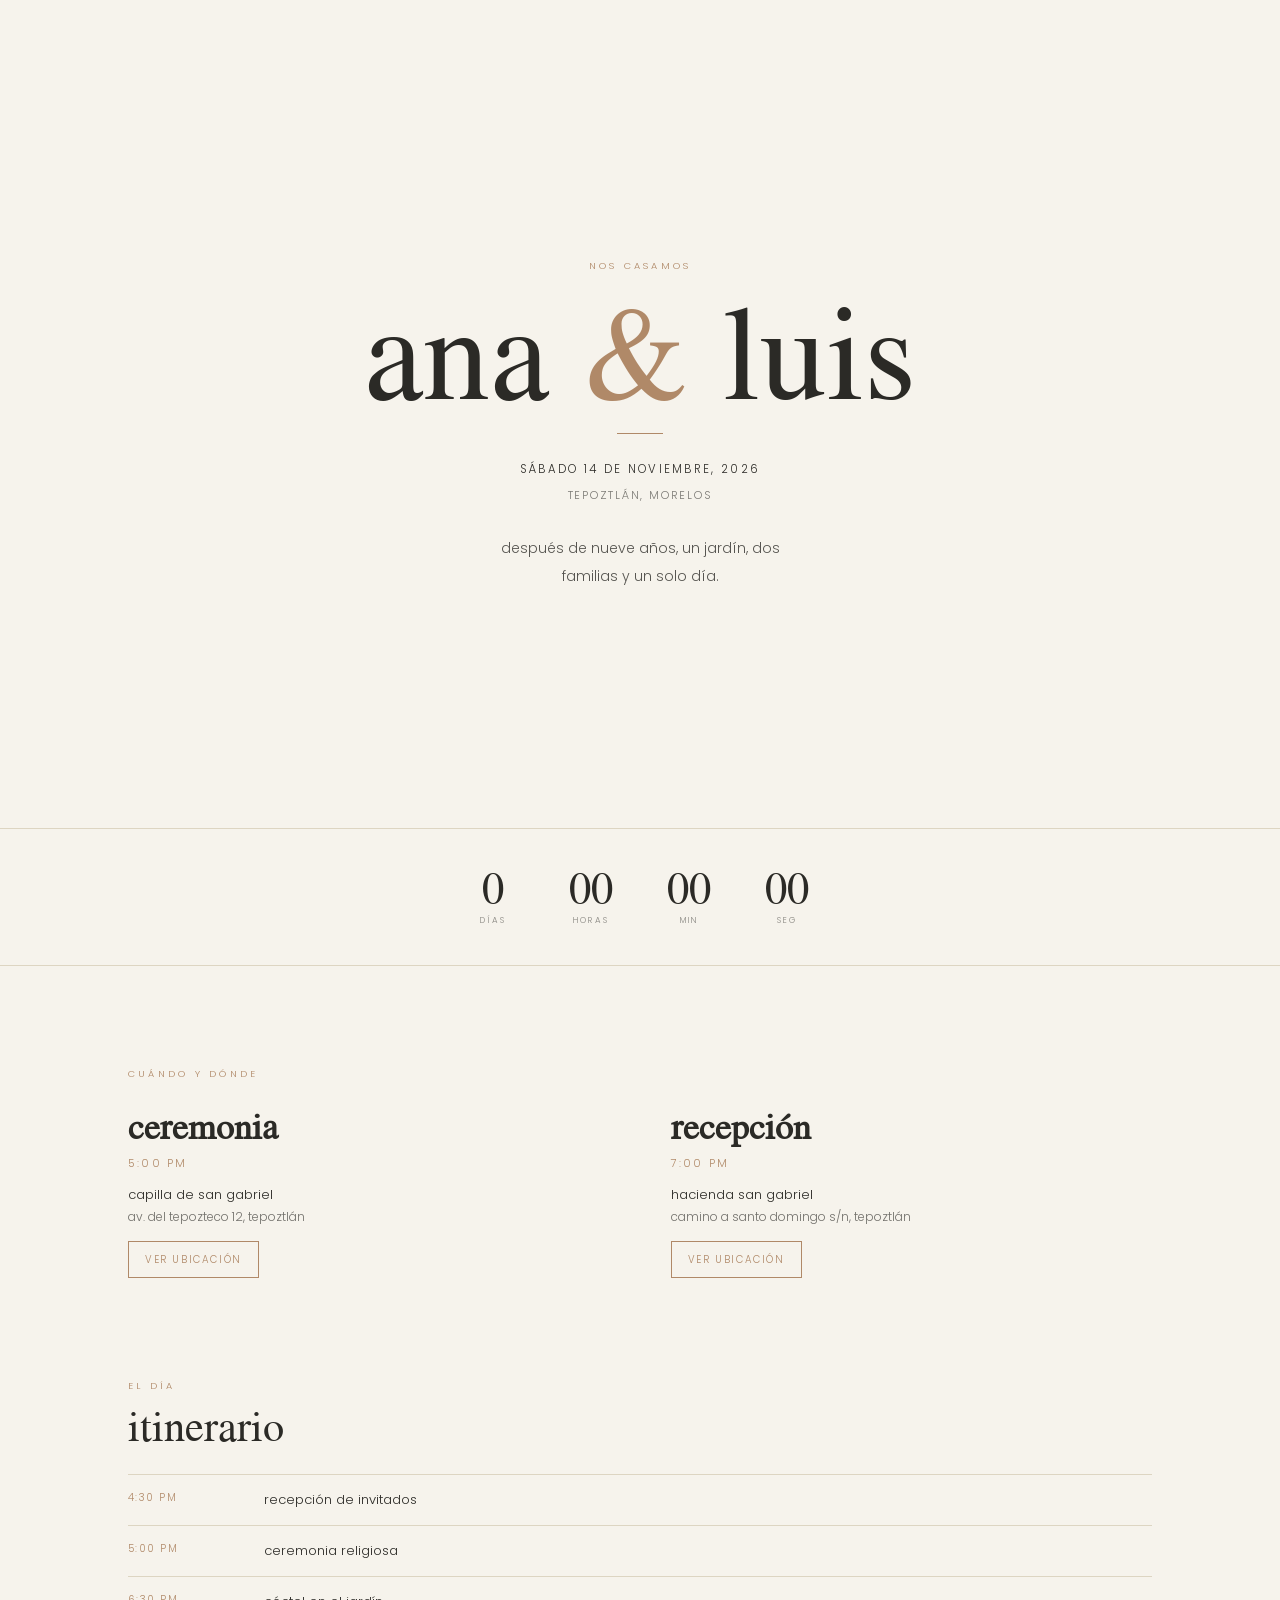
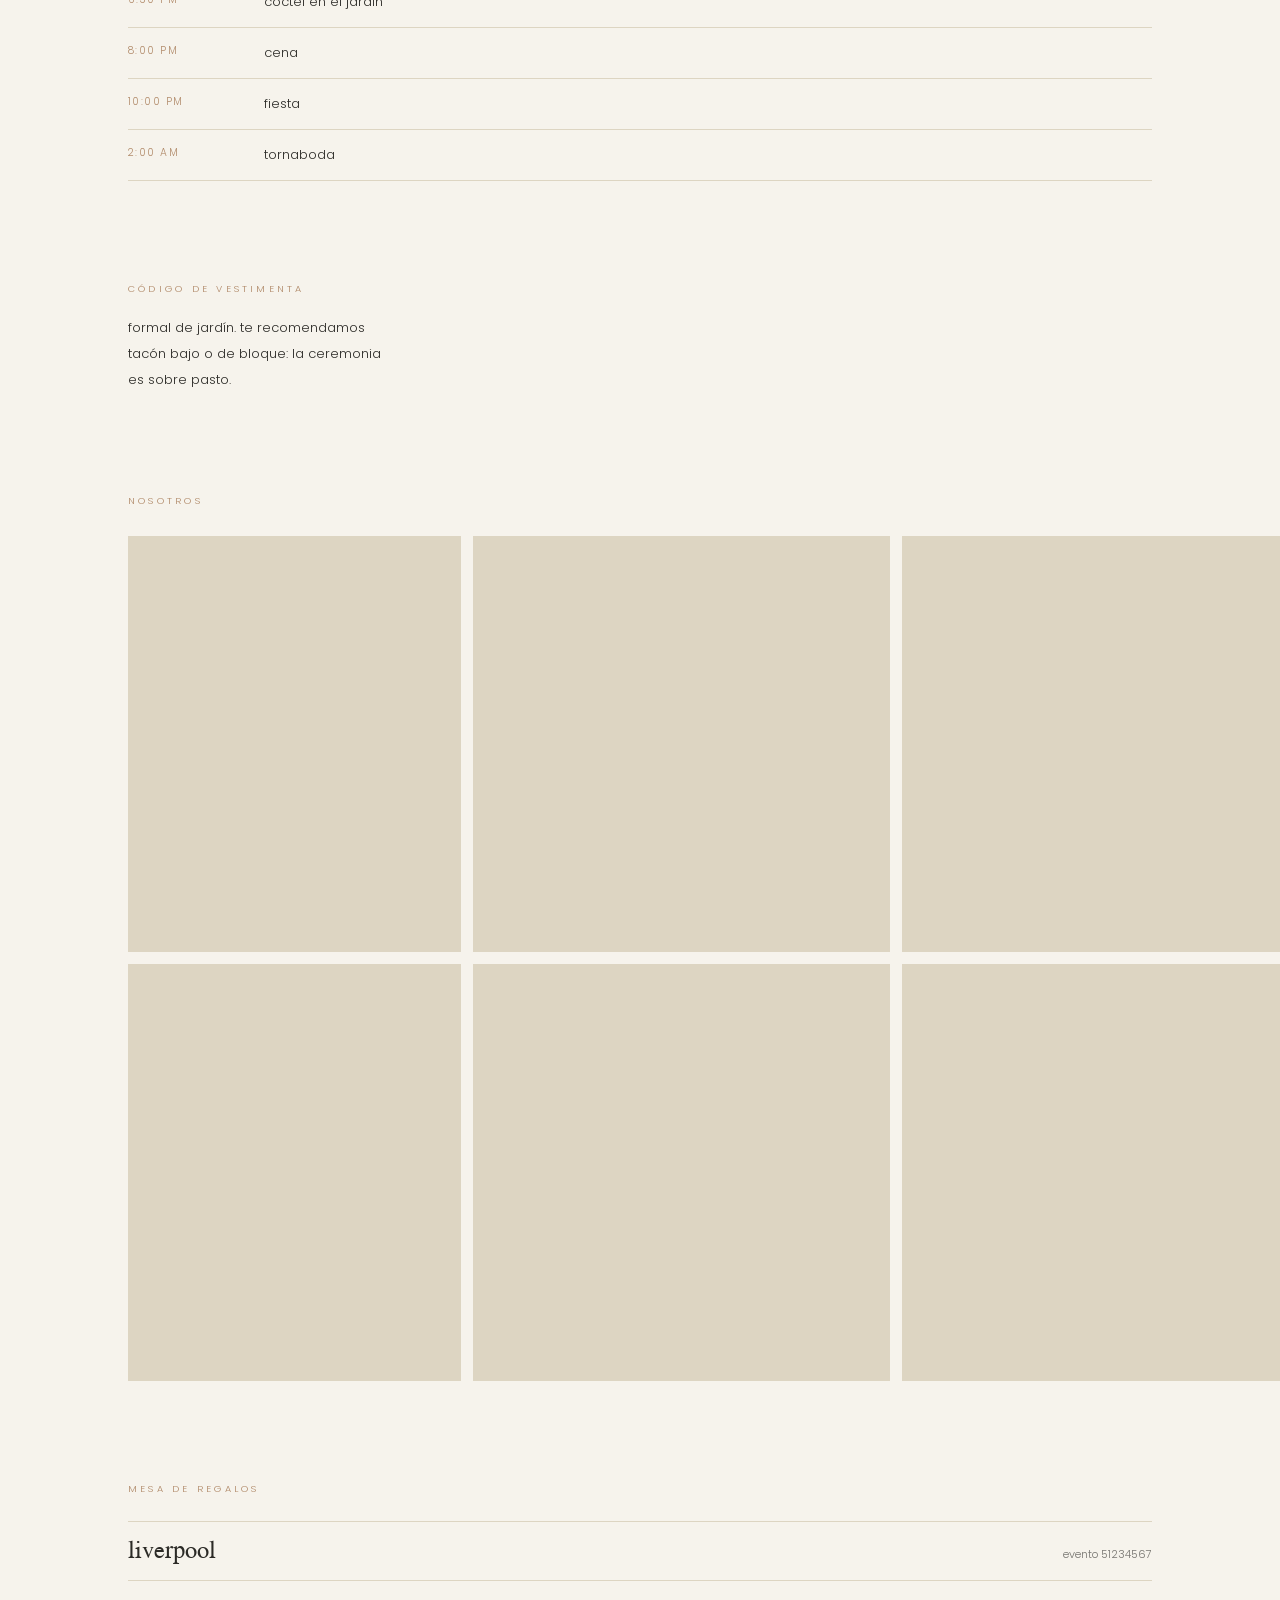
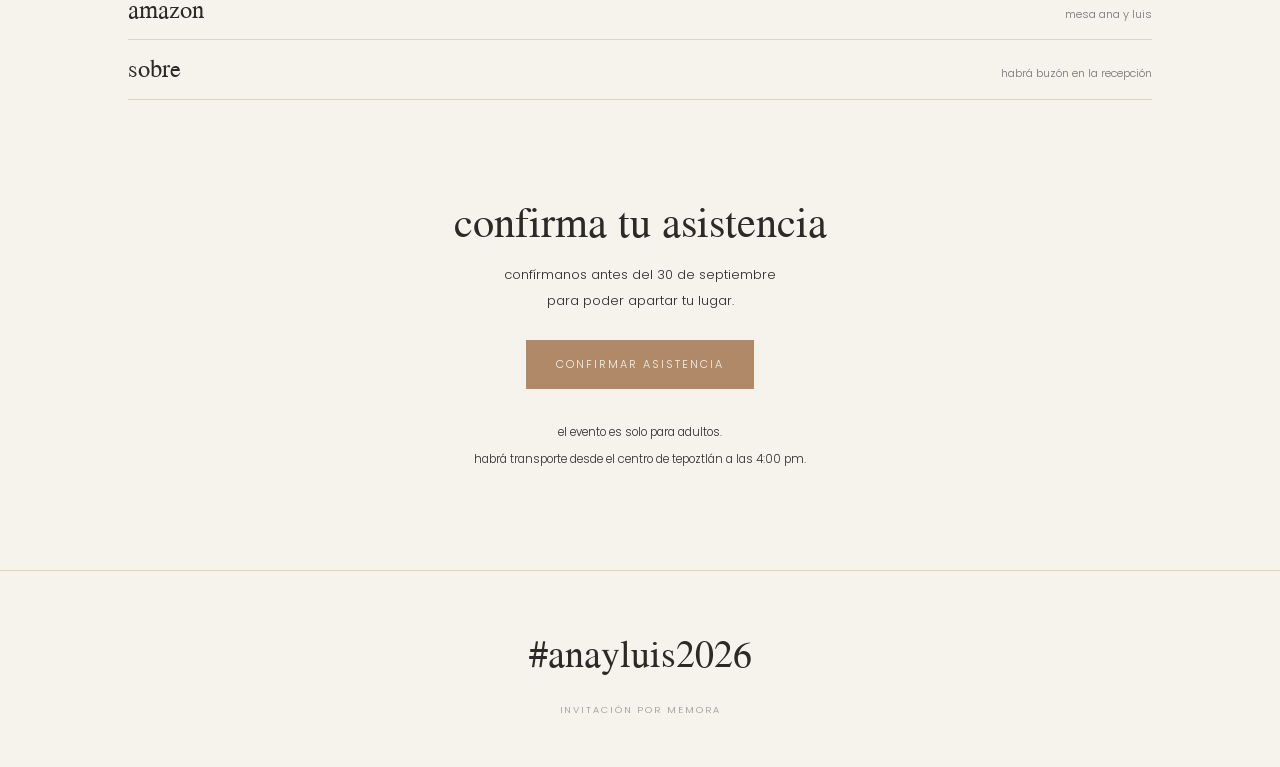
<file: demos/odense.html>
<!DOCTYPE html>
<html lang="es" data-palette="hueso" data-fonts="clasica">
<head>
<meta charset="UTF-8">
<meta name="viewport" content="width=device-width, initial-scale=1.0">
<title>ana &amp; luis — invitación</title>
<meta name="description" content="Invitación digital hecha por memora.">

<script>
  /* Aplicamos el tema ANTES de pintar, para que no haya parpadeo. */
  (function () {
    var p = new URLSearchParams(window.location.search);
    var el = document.documentElement;
    if (p.get('paleta')) el.setAttribute('data-palette', p.get('paleta'));
    if (p.get('fuentes')) el.setAttribute('data-fonts', p.get('fuentes'));
    if (p.get('embed') === '1') el.classList.add('is-embed');
  })();
</script>

<link rel="preconnect" href="https://fonts.googleapis.com">
<link rel="preconnect" href="https://fonts.gstatic.com" crossorigin>
<link href="https://fonts.googleapis.com/css2?family=Cormorant+Garamond:wght@300;400;500&family=DM+Sans:wght@300;400;500&family=Instrument+Serif:ital@0;1&family=Jomolhari&family=Karla:wght@300;400;500&family=Playfair+Display:wght@400;500&family=Poppins:wght@300;400;500;600&family=Space+Grotesk:wght@300;400;500&display=swap" rel="stylesheet">

<!-- 1. Tema (compartido con el modal del sitio) -->
<link rel="stylesheet" href="../css/themes.css">
<!-- 2. Layout de este template -->
<link rel="stylesheet" href="css/demo.css">
</head>
<body>

<!-- ============ PORTADA ============ -->
<header class="cover">
  <p class="eyebrow" data-f="portada.eyebrow"></p>
  <h1 class="cover__names">
    <span data-f="pareja.uno"></span>
    <span class="cover__amp">&amp;</span>
    <span data-f="pareja.dos"></span>
  </h1>
  <span class="rule cover__rule"></span>
  <p class="cover__date" data-f="evento.fechaTexto"></p>
  <p class="cover__city" data-f="evento.ciudad"></p>
  <p class="cover__frase" data-f="portada.frase"></p>
</header>

<!-- ============ CUENTA REGRESIVA ============ -->
<section class="count" id="count" aria-label="cuenta regresiva">
  <div class="count__cell"><span class="count__num" id="cDias">—</span><span class="count__lab">días</span></div>
  <div class="count__cell"><span class="count__num" id="cHoras">—</span><span class="count__lab">horas</span></div>
  <div class="count__cell"><span class="count__num" id="cMin">—</span><span class="count__lab">min</span></div>
  <div class="count__cell"><span class="count__num" id="cSeg">—</span><span class="count__lab">seg</span></div>
</section>

<main>

  <!-- ============ DETALLES ============ -->
  <section class="section">
    <div class="wrap">
      <p class="eyebrow" data-r>cuándo y dónde</p>
      <div class="grid2" id="detalles" style="margin-top:26px"></div>
    </div>
  </section>

  <!-- ============ ITINERARIO ============ -->
  <section class="section" style="padding-top:0">
    <div class="wrap">
      <p class="eyebrow" data-r>el día</p>
      <h2 class="section__title" data-r style="margin-top:10px">itinerario</h2>
      <ul class="timeline" id="itinerario" data-r></ul>
    </div>
  </section>

  <!-- ============ CÓDIGO DE VESTIMENTA ============ -->
  <section class="section" style="padding-top:0">
    <div class="wrap">
      <p class="eyebrow" data-r data-f="codigo.titulo"></p>
      <p class="rsvp__text" data-r data-f="codigo.texto" style="margin-left:0;text-align:left"></p>
    </div>
  </section>

  <!-- ============ GALERÍA ============ -->
  <section class="section" style="padding-top:0">
    <div class="wrap">
      <p class="eyebrow" data-r>nosotros</p>
      <div class="gallery" id="galeria" data-r></div>
    </div>
  </section>

  <!-- ============ MESA DE REGALOS ============ -->
  <section class="section" style="padding-top:0">
    <div class="wrap">
      <p class="eyebrow" data-r>mesa de regalos</p>
      <div class="gifts" id="regalos" data-r></div>
    </div>
  </section>

  <!-- ============ RSVP ============ -->
  <section class="section rsvp" style="padding-top:0">
    <div class="wrap">
      <h2 class="section__title" data-r>confirma tu asistencia</h2>
      <p class="rsvp__text" data-r data-f="rsvp.texto"></p>
      <a class="rsvp__btn" id="rsvpBtn" href="#" data-r>confirmar asistencia</a>
      <ul class="notes" id="notas" data-r></ul>
    </div>
  </section>

</main>

<!-- ============ PIE ============ -->
<footer class="foot">
  <p class="foot__hash" data-f="pareja.hashtag"></p>
  <p class="foot__by">invitación por <a href="../index.html">memora</a></p>
</footer>

<script src="data/anayluis.js"></script>
<script src="js/demo.js"></script>
</body>
</html>
</file>
<file: css/styles.css>
/* ============================================================
   memora — estilos base
   Fuentes: Jomolhari (display) · Poppins (texto) · Instrument Serif (logo)
   ============================================================ */

:root{
  /* paleta */
  --gray-100:#EEEEEE;
  --gray-500:#787878;
  --black:#000000;
  --white:#FFFFFF;

  /* tipografía */
  --font-display:"Jomolhari", Georgia, serif;
  --font-body:"Poppins", Helvetica, Arial, sans-serif;
  --font-logo:"Instrument Serif", Georgia, serif;

  /* layout */
  --container:1280px;
  --pad-x:20px;
  --radius:0px;

  /* movimiento */
  --ease-soft:cubic-bezier(.22,.61,.36,1);
  --ease-out:cubic-bezier(.16,1,.3,1);

  /* stack de cards */
  --stack-top:74px;
  --stack-step:12px;
  --stack-end:24px;
}

/* ---------- reset ---------- */
*,*::before,*::after{box-sizing:border-box;}
html{-webkit-text-size-adjust:100%;scroll-behavior:smooth;}
body{
  margin:0;
  background:var(--white);
  color:var(--black);
  font-family:var(--font-body);
  font-weight:300;
  line-height:1.65;
  -webkit-font-smoothing:antialiased;
}
h1,h2,h3,h4,p,ul,ol,figure{margin:0;padding:0;}
ul,ol{list-style:none;}
img{max-width:100%;display:block;}
a{color:inherit;text-decoration:none;}
button{font:inherit;color:inherit;background:none;border:0;cursor:pointer;}
:focus-visible{outline:1px solid var(--black);outline-offset:3px;}

.container{
  width:100%;
  max-width:none;
  margin-inline:auto;
  padding-inline:var(--pad-x);
}

/* ============================================================
   REVEAL — fade in / fade out con scroll
   ============================================================ */
.js [data-reveal]{
  opacity:0;
  transform:translate3d(0,26px,0);
  transition:
    opacity var(--rev-dur,1.05s) var(--ease-soft) var(--rev-delay),
    transform var(--rev-dur,1.05s) var(--ease-soft) var(--rev-delay);
  will-change:opacity,transform;
}
.js [data-reveal].is-in{
  opacity:1;
  transform:translate3d(0,0,0);
}
[data-reveal]{--rev-delay:calc(var(--d,0) * 90ms);}
/* al salir por arriba no acumulamos delay: el fade-out es inmediato */
.js [data-reveal].is-out{--rev-delay:0ms;}

.reduced-motion [data-reveal],
.no-js [data-reveal]{opacity:1 !important;transform:none !important;}

/* saltos de línea condicionales */
.br-d{display:none;}   /* solo desktop */
.br-m{display:inline;} /* solo mobile  */

/* ---------- placeholders de imagen ---------- */
.ph{
  display:block;
  position:relative;
  width:100%;
  background-color:var(--gray-100);
  background-image:repeating-linear-gradient(45deg,
      rgba(120,120,120,.14) 0 1px, transparent 1px 12px);
  overflow:hidden;
}
.ph::after{
  content:"imagen";
  position:absolute;
  inset:0;
  display:flex;
  align-items:center;
  justify-content:center;
  font-size:10px;
  letter-spacing:.14em;
  text-transform:uppercase;
  color:var(--gray-500);
}
.ph--hero{aspect-ratio:16/11;}
.ph--wide{aspect-ratio:16/11;}
.ph--plan{aspect-ratio:16/10;background-color:#E2E2E2;}

/* ============================================================
   HEADER
   ============================================================ */
.header{
  position:sticky;
  top:0;
  z-index:60;
  background:var(--white);
  transition:background-color .4s var(--ease-soft);
}
/* sobre el hero de video: transparente y en blanco */
.header.is-over-hero{
  background:transparent;
}
.header.is-over-hero .logo,
.header.is-over-hero .nav a,
.header.is-over-hero .nav-toggle__icon::before,
.header.is-over-hero .nav-toggle__icon::after{
  color:var(--white);
}
.header.is-over-hero .nav-toggle__icon::before,
.header.is-over-hero .nav-toggle__icon::after{background:var(--white);}
.header.is-over-hero .logo,
.header.is-over-hero .nav a{transition:color .4s var(--ease-soft);}
.header.is-over-hero .nav a.is-current{border-bottom-color:var(--white);}
.header__inner{
  max-width:none;
  margin-inline:auto;
  padding:9px var(--pad-x);
  display:flex;
  align-items:center;
  justify-content:space-between;
  gap:24px;
}
.logo{
  font-family:var(--font-logo);
  font-size:23px;
  line-height:1;
  letter-spacing:.005em;
}
.nav{display:none;}
.nav a{
  font-size:11px;
  letter-spacing:.02em;
  color:var(--black);
}
.nav a.is-active{font-weight:600;}
.nav a.is-current{border-bottom:1px solid var(--black);padding-bottom:2px;}
.nav-mobile a.is-current{border-bottom:1px solid var(--black);justify-self:start;padding-bottom:2px;}

.nav-toggle{
  width:26px;height:26px;
  display:grid;place-items:center;
}
.nav-toggle__icon{
  position:relative;
  display:block;width:15px;height:15px;
}
.nav-toggle__icon::before,
.nav-toggle__icon::after{
  content:"";position:absolute;background:var(--black);
  transition:transform .3s ease,opacity .3s ease;
}
.nav-toggle__icon::before{left:0;top:7px;width:15px;height:1px;}
.nav-toggle__icon::after{top:0;left:7px;width:1px;height:15px;}
.nav-toggle[aria-expanded="true"] .nav-toggle__icon::after{transform:rotate(90deg);opacity:0;}
.nav-toggle[aria-expanded="true"] .nav-toggle__icon::before{transform:rotate(45deg);}

.nav-mobile{
  display:grid;
  gap:14px;
  padding:0 var(--pad-x);
  max-height:0;
  overflow:hidden;
  transition:max-height .35s ease,padding .35s ease;
}
.nav-mobile.is-open{max-height:320px;padding:8px var(--pad-x) 26px;}
.nav-mobile a{font-size:13px;}
.nav-mobile a.is-active{font-weight:600;}

/* ============================================================
   HERO
   ============================================================ */
.hero{padding-top:26px;}
.hero__title{
  font-family:var(--font-display);
  font-weight:400;
  font-size:40px;
  line-height:1.06;
  letter-spacing:-.005em;
}
.hero__sub{
  margin-top:14px;
  font-size:12px;
  line-height:1.6;
  color:var(--black);
  max-width:30ch;
}
.hero .ph--hero{margin-top:28px;}

/* ============================================================
   HERO CON VIDEO A PANTALLA COMPLETA
   ============================================================ */
.hero--video{
  position:sticky;
  top:0;
  z-index:1;
  min-height:100svh;
  margin-top:-41px;          /* = alto del header en mobile, sin franja blanca */
  display:flex;
  align-items:center;
  justify-content:flex-start;
  text-align:left;
  padding:0;
  overflow:hidden;
  background:var(--black);
}
.hero__video{
  position:absolute;
  inset:0;
  width:100%;
  height:100%;
  object-fit:cover;
  z-index:0;
}
.hero__veil{
  position:absolute;
  inset:0;
  z-index:1;
  background:linear-gradient(180deg,
    rgba(0,0,0,.25) 0%,
    rgba(0,0,0,.12) 45%,
    rgba(0,0,0,.4) 100%);
}
.hero__content{
  position:relative;
  z-index:2;
  color:var(--white);
  width:100%;
}
.hero--video .hero__title{
  font-family:var(--font-display);
  font-weight:400;
  font-size:clamp(30px,8vw,44px);
  line-height:1.06;
  letter-spacing:-.01em;
  color:var(--white);
}
.hero--video .hero__sub{
  margin:24px 0 0;
  font-size:12px;
  line-height:1.6;
  color:var(--white);
  opacity:.9;
  letter-spacing:.02em;
}

/* ============================================================
   INTRO
   ============================================================ */
/* capa que envuelve todo el contenido después del hero:
   se monta sobre el hero sticky y lo cubre por completo */
.page-layer{
  position:relative;
  z-index:2;
  background:var(--white);
}

.intro{
  position:relative;
  z-index:2;                        /* por encima del hero sticky */
  min-height:88vh;                  /* casi tan grande como el hero */
  margin-top:-4vh;                  /* sube y se empalma sobre el hero */
  display:flex;
  flex-direction:column;
  align-items:flex-start;
  justify-content:center;
  text-align:left;
  padding:56px 0;
  background:var(--white);
  box-shadow:0 -30px 60px rgba(0,0,0,.12);
}
.intro__title{
  font-family:var(--font-display);
  font-weight:400;
  font-size:22px;
  line-height:1.22;
}
.intro__sub{
  margin-top:16px;
  font-size:12px;
  line-height:1.7;
  color:var(--black);
}

/* ============================================================
   PLANES
   ============================================================ */
.plans{padding:44px 0 0;}
.plans__stack{
  padding-bottom:10vh;
}
.plan{
  position:sticky;
  top:var(--plan-top,var(--stack-top));
  z-index:var(--z,1);
  background:var(--gray-100);
  padding:26px 20px 30px;
  transform-origin:center top;
  backface-visibility:hidden;
  will-change:transform,opacity;
}
.plan + .plan{margin-top:26px;}
.reduced-motion .plan{position:static;transform:none !important;opacity:1 !important;}

.plan__head{
  width:100%;
  display:flex;
  align-items:flex-start;
  justify-content:space-between;
  gap:16px;
  text-align:left;
}
.plan__title{
  font-family:var(--font-display);
  font-weight:400;
  font-size:27px;
  line-height:1.1;
}
.plan__chevron{
  flex:none;
  width:14px;height:14px;
  margin-top:10px;
  border-right:1px solid var(--black);
  border-bottom:1px solid var(--black);
  transform:rotate(45deg);
  transition:transform .3s ease;
}
.plan.is-open .plan__chevron{transform:rotate(225deg);}

.plan__body{
  max-height:0;
  overflow:hidden;
  transition:max-height .45s ease;
}
.plan.is-open .plan__body{max-height:2600px;}

.plan__price{
  font-family:var(--font-display);
  font-size:20px;
  line-height:1.2;
  margin-top:18px;
  text-align:right;
}
.plan__note{
  font-size:9px;
  color:var(--gray-500);
  text-align:right;
  margin-top:2px;
}
.plan__left .ph--plan{margin-top:16px;}

.plan__lead{
  font-weight:600;
  font-size:12px;
  line-height:1.5;
  margin-top:22px;
}
.plan__text{
  font-size:11px;
  line-height:1.75;
  color:var(--gray-500);
  margin-top:12px;
}
.plan__label{
  font-size:11px;
  margin-top:16px;
  color:var(--gray-500);
}
.plan__list{
  margin-top:6px;
  display:grid;
  gap:7px;
}
.plan__list li{
  position:relative;
  padding-left:14px;
  font-size:11px;
  line-height:1.55;
}
.plan__list li::before{
  content:"";
  position:absolute;
  left:2px;top:.62em;
  width:3px;height:3px;
  border-radius:50%;
  background:var(--black);
}
.plan__list strong{font-weight:600;}
.plan__list .u{text-decoration:underline;text-underline-offset:2px;}

.plan__actions{
  margin-top:22px;
  display:flex;
  align-items:center;
  flex-wrap:wrap;
  gap:14px 20px;
}

/* ============================================================
   BOTONES
   ============================================================ */
.btn{
  display:inline-flex;
  align-items:center;
  gap:8px;
  font-size:11px;
  line-height:1;
  letter-spacing:.01em;
  border-radius:var(--radius);
  transition:background-color .25s ease,color .25s ease,border-color .25s ease;
}
.btn--fill{
  background:#DEDEDE;
  padding:11px 18px;
}
.btn--fill:hover{background:var(--black);color:var(--white);}
.btn--outline{
  background:var(--white);
  border:1px solid var(--gray-500);
  padding:11px 20px;
}
.btn--outline:hover{background:var(--black);border-color:var(--black);color:var(--white);}
.btn--link{padding:0;}
.btn--link .arrow{font-size:14px;}
.btn--link:hover{opacity:.55;}

/* ============================================================
   CÓMO FUNCIONA — lista tipo directorio (estilo Forever)
   ============================================================ */
.how{padding:70px 0 0;text-align:left;}
.how__title{
  font-family:var(--font-display);
  font-weight:400;
  font-size:26px;
  line-height:1.2;
}
.how__sub{
  margin-top:10px;
  font-size:12px;
  color:var(--gray-500);
}

.tabs{
  margin-top:34px;
  display:flex;
  gap:22px;
  justify-content:flex-start;
  overflow-x:auto;
  padding-bottom:12px;
  border-bottom:1px solid var(--black);
  scrollbar-width:none;
}
.tabs::-webkit-scrollbar{display:none;}
.tab{
  flex:none;
  font-family:var(--font-display);
  font-size:15px;
  line-height:1.25;
  text-align:left;
  color:var(--black);
  opacity:.55;
  transition:opacity .25s ease;
}
.tab.is-active{opacity:1;}

/* --- lista de pasos --- */
.steplist{
  margin-top:30px;
  border-top:1px solid rgba(0,0,0,.14);
}
.steprow{
  position:relative;
  display:grid;
  grid-template-columns:56px 1fr 28px;
  align-items:start;
  gap:16px;
  padding:22px 4px;
  border-bottom:1px solid rgba(0,0,0,.14);
  cursor:default;
  transition:padding-left .4s var(--ease-soft);
}
/* barra que aparece al hacer hover */
.steprow::before{
  content:"";
  position:absolute;
  left:0;top:0;bottom:0;
  width:0;
  background:var(--black);
  transition:width .4s var(--ease-soft);
  z-index:0;
}
.steprow > *{position:relative;z-index:1;}

.steprow__num{
  font-family:var(--font-display);
  font-size:18px;
  line-height:1.3;
  color:var(--gray-500);
  transition:color .4s var(--ease-soft);
}
.steprow__title{
  font-family:var(--font-display);
  font-weight:400;
  font-size:clamp(20px,5.5vw,28px);
  line-height:1.14;
  transition:color .4s var(--ease-soft);
}
.steprow__text{
  margin-top:0;
  max-height:0;
  overflow:hidden;
  opacity:0;
  font-size:12px;
  line-height:1.7;
  color:var(--gray-500);
  transition:max-height .45s var(--ease-soft),
             opacity .4s var(--ease-soft),
             margin-top .45s var(--ease-soft),
             color .4s var(--ease-soft);
}
.steprow__mark{
  justify-self:end;
  font-size:18px;
  line-height:1.2;
  color:var(--gray-500);
  transition:transform .4s var(--ease-soft),color .4s var(--ease-soft);
}

/* hover / focus: se pinta de negro y revela el texto */
.steprow:hover,
.steprow:focus-within{
  padding-left:22px;
}
.steprow:hover::before,
.steprow:focus-within::before{
  width:100%;
}
.steprow:hover .steprow__num,
.steprow:hover .steprow__title,
.steprow:hover .steprow__text,
.steprow:hover .steprow__mark,
.steprow:focus-within .steprow__num,
.steprow:focus-within .steprow__title,
.steprow:focus-within .steprow__text,
.steprow:focus-within .steprow__mark{
  color:var(--white);
}
.steprow:hover .steprow__text,
.steprow:focus-within .steprow__text{
  max-height:120px;
  opacity:1;
  margin-top:10px;
}
.steprow:hover .steprow__mark,
.steprow:focus-within .steprow__mark{
  transform:rotate(45deg);
}

.how__actions{
  margin-top:44px;
  display:flex;
  flex-direction:column;
  align-items:flex-start;
  gap:12px;
}

/* ============================================================
   CIERRE
   ============================================================ */
.closing{padding:64px 0 0;}
.closing .ph--wide{margin-bottom:56px;}
.closing__title{
  font-family:var(--font-display);
  font-weight:400;
  font-size:32px;
  line-height:1.12;
  text-align:center;
}
.closing__sub{
  margin-top:16px;
  font-size:12px;
  line-height:1.7;
  text-align:center;
}
.closing__actions{
  margin-top:26px;
  display:flex;
  justify-content:center;
}

/* ============================================================
   FOOTER
   ============================================================ */
.footer{
  margin-top:70px;
  background:var(--gray-500);
  color:var(--white);
  overflow:hidden;
}
.footer__inner{
  max-width:none;
  margin-inline:auto;
  padding:26px var(--pad-x) 0;
  display:flex;
  flex-direction:column;
}
.footer__meta{
  display:grid;
  gap:1px;
  font-size:10px;
  line-height:1.5;
  order:1;
}
.footer__logo{
  order:2;
  font-family:var(--font-logo);
  font-size:23vw;
  line-height:.82;
  margin-top:18px;
  margin-bottom:-.1em;
  letter-spacing:-.005em;
}

/* ============================================================
   TABLET
   ============================================================ */
@media (min-width:640px){
  .steps{grid-template-columns:1fr 1fr;gap:40px 30px;}
  .how__actions{flex-direction:row;justify-content:flex-start;gap:16px;}
}

/* ============================================================
   DESKTOP
   ============================================================ */
@media (min-width:1000px){
  :root{
    --pad-x:40px;
    --stack-top:100px;
    --stack-step:22px;
    --stack-end:40px;
  }

  .br-d{display:inline;}
  .br-m{display:none;}

  /* ---- header ---- */
  .header__inner{padding:12px var(--pad-x);}
  .logo{font-size:26px;}
  .nav{
    display:flex;
    align-items:center;
    gap:clamp(28px,4.4vw,64px);
  }
  .nav a{font-size:12px;}
  .nav-toggle{display:none;}
  .nav-mobile{display:none;}

  /* ---- hero ---- */
  .hero{padding-top:64px;}
  .hero__title{
    font-size:clamp(64px,6.7vw,100px);
    line-height:1;
    text-align:center;
  }
  .hero__sub{
    margin-top:26px;
    font-size:12.5px;
    text-align:center;
    max-width:none;
  }
  .hero .ph--hero{margin-top:52px;aspect-ratio:16/4.1;}

  .hero--video{margin-top:-50px;}
  .hero--video .hero__title{font-size:clamp(44px,5vw,72px);}
  .hero--video .hero__sub{font-size:13px;margin-top:24px;letter-spacing:.04em;}

  /* ---- intro ---- */
  .intro{min-height:92vh;padding:96px 0;margin-top:-5vh;}
  .intro__title{font-size:clamp(32px,4vw,56px);line-height:1.14;}
  .intro__sub{margin-top:24px;font-size:14px;}

  /* ---- planes ---- */
  .plans{padding:78px 0 0;}
  .plans__stack{padding-bottom:14vh;}
  .plan{
    padding:44px 44px 52px;
    display:grid;
    grid-template-columns:47% 1fr;
    column-gap:5%;
    align-items:start;
  }
  .plan + .plan{margin-top:44px;}

  .plan__head{
    grid-column:1;
    grid-row:1;
    cursor:default;
    pointer-events:none;
  }
  .plan__title{font-size:clamp(28px,2.85vw,40px);}
  .plan__chevron{display:none;}

  .plan__body{display:contents;max-height:none;overflow:visible;}
  .plan__left{grid-column:1;grid-row:2;}
  .plan__right{grid-column:2;grid-row:1 / span 2;}

  .plan__price{
    font-size:clamp(22px,2.05vw,29px);
    margin-top:22px;
    text-align:left;
  }
  .plan__note{font-size:9.5px;text-align:left;}
  .plan__left .ph--plan{margin-top:22px;aspect-ratio:16/7;}

  .plan__lead{font-size:12.5px;margin-top:0;}
  .plan__text{font-size:11.5px;margin-top:16px;}
  .plan__label{margin-top:20px;}
  .plan__list{margin-top:8px;gap:8px;}
  .plan__list li{font-size:11.5px;}
  .plan__actions{margin-top:30px;gap:14px 26px;}

  /* ---- cómo funciona ---- */
  .how{padding:130px 0 0;}
  .how__title{font-size:clamp(26px,2.4vw,34px);}
  .how__sub{margin-top:14px;font-size:12.5px;}

  .tabs{
    margin-top:44px;
    display:flex;
    gap:36px;
    border-bottom:1px solid rgba(0,0,0,.14);
    padding-bottom:0;
    overflow:visible;
  }
  .tab{
    font-size:clamp(18px,1.7vw,24px);
    padding-bottom:14px;
    opacity:.5;
    border-bottom:1px solid transparent;
    margin-bottom:-1px;
  }
  .tab.is-active{opacity:1;border-bottom-color:var(--black);}

  .steplist{margin-top:14px;}
  .steprow{
    grid-template-columns:80px 1fr 40px;
    gap:24px;
    padding:30px 6px;
  }
  .steprow__num{font-size:20px;}
  .steprow__title{font-size:clamp(26px,2.6vw,38px);}
  .steprow__text{font-size:13px;max-width:70ch;}
  .steprow:hover .steprow__text,
  .steprow:focus-within .steprow__text{max-height:80px;}

  .how__actions{margin-top:56px;gap:20px;}

  /* ---- cierre ---- */
  .closing{padding:120px 0 0;}
  .closing .ph--wide{margin-bottom:96px;aspect-ratio:16/4.1;}
  .closing__title{font-size:clamp(48px,4.6vw,70px);}
  .closing__sub{margin-top:26px;font-size:12.5px;}
  .closing__actions{margin-top:36px;}

  /* ---- footer ---- */
  .footer{margin-top:110px;}
  .footer__inner{
    flex-direction:row;
    align-items:flex-end;
    justify-content:space-between;
    padding:56px var(--pad-x) 0;
    gap:40px;
  }
  .footer__logo{
    order:1;
    font-size:clamp(120px,17vw,240px);
    margin-top:0;
  }
  .footer__meta{
    order:2;
    font-size:11px;
    text-align:right;
    padding-bottom:clamp(24px,3vw,48px);
  }
}

/* ============================================================
   ACCESIBILIDAD
   ============================================================ */
@media (prefers-reduced-motion:reduce){
  *{animation:none !important;transition:none !important;scroll-behavior:auto !important;}
}

/* ============================================================
   PÁGINAS INTERIORES — encabezado
   ============================================================ */
.page-head{
  padding:40px 0 0;
  text-align:left;
}
.page-head__title{
  font-family:var(--font-display);
  font-weight:400;
  font-size:clamp(30px,8vw,40px);
  line-height:1.05;
  letter-spacing:-.01em;
}
.page-head__sub{
  margin-top:14px;
  font-size:12px;
  line-height:1.7;
  max-width:44ch;
}

/* ============================================================
   CATÁLOGO PRE-DISEÑADAS
   ============================================================ */
.catalog{padding:38px 0 0;}
.catalog__grid{
  display:grid;
  grid-template-columns:1fr;
  gap:42px 26px;
}
.design{
  display:flex;
  flex-direction:column;
  align-items:flex-start;
}
.design__open{
  display:block;
  width:100%;
  text-align:left;
  padding:0;
}
.design__media{
  aspect-ratio:3/2;
  background-color:#D9D9D9;
  transition:opacity .5s var(--ease-soft);
}
.design__open:hover .design__media{opacity:.78;}
.design__name{
  font-family:var(--font-display);
  font-weight:400;
  font-size:clamp(30px,8vw,40px);
  line-height:1.1;
  margin-top:10px;
}
.design__actions{
  margin-top:12px;
  display:flex;
  align-items:center;
  gap:16px;
  flex-wrap:wrap;
}

/* ============================================================
   MODAL DE DEMO
   ============================================================ */
.modal{
  position:fixed;
  inset:0;
  z-index:120;
  display:grid;
  place-items:end center;
  visibility:hidden;
  pointer-events:none;
}
.modal.is-open{visibility:visible;pointer-events:auto;}

.modal__backdrop{
  position:absolute;
  inset:0;
  background:rgba(0,0,0,.42);
  opacity:0;
  transition:opacity .45s var(--ease-soft);
}
.modal.is-open .modal__backdrop{opacity:1;}

.modal__panel{
  position:relative;
  width:100%;
  max-height:92vh;
  overflow-y:auto;
  background:var(--white);
  padding:22px 20px 34px;
  transform:translate3d(0,26px,0);
  opacity:0;
  transition:transform .5s var(--ease-out),opacity .4s var(--ease-soft);
  -webkit-overflow-scrolling:touch;
}
.modal.is-open .modal__panel{transform:none;opacity:1;}

.modal__close{
  position:absolute;
  top:16px;right:18px;
  width:26px;height:26px;
  display:grid;place-items:center;
}
.modal__close::before,
.modal__close::after{
  content:"";
  position:absolute;
  width:15px;height:1px;
  background:var(--black);
}
.modal__close::before{transform:rotate(45deg);}
.modal__close::after{transform:rotate(-45deg);}

.modal__stage{margin-top:16px;}
.modal__eyebrow{
  font-size:10px;
  letter-spacing:.16em;
  text-transform:uppercase;
  color:var(--gray-500);
}
.modal__title{
  font-family:var(--font-display);
  font-weight:400;
  font-size:clamp(32px,9vw,44px);
  line-height:1.05;
  margin-top:4px;
}
.modal__info{margin-top:20px;}
.modal__text{
  font-size:12px;
  line-height:1.8;
  color:var(--gray-500);
}
.modal__label{
  margin-top:18px;
  font-size:11px;
  color:var(--gray-500);
}
.modal__list{
  margin-top:8px;
  display:grid;
  gap:7px;
}
.modal__list li{
  position:relative;
  padding-left:14px;
  font-size:11.5px;
  line-height:1.55;
}
.modal__list li::before{
  content:"";
  position:absolute;
  left:2px;top:.62em;
  width:3px;height:3px;
  border-radius:50%;
  background:var(--black);
}
.modal__actions{
  margin-top:24px;
  display:flex;
  align-items:center;
  gap:16px;
  flex-wrap:wrap;
}
body.is-locked{overflow:hidden;}

/* ============================================================
   SOBRE MEMORA
   ============================================================ */
.about{padding:44px 0 0;}
.about__grid{
  display:grid;
  grid-template-columns:1fr;
  gap:28px;
}
.about__media{aspect-ratio:3/4;background-color:#D9D9D9;}
.about__lead{
  font-weight:600;
  font-size:13px;
  line-height:1.55;
}
.about__text{
  margin-top:16px;
  font-size:12px;
  line-height:1.95;
}
.about__text + .about__text{margin-top:18px;}

/* variante de cierre sin banda de imagen */
.closing--bare{padding-top:80px;}

/* ============================================================
   DESKTOP — páginas interiores
   ============================================================ */
@media (min-width:640px){
  .catalog__grid{grid-template-columns:1fr 1fr;}
}

@media (min-width:1000px){
  .page-head{padding:70px 0 0;}
  .page-head__title{font-size:clamp(42px,4.4vw,60px);}
  .page-head__sub{margin-top:20px;font-size:13px;}

  .catalog{padding:56px 0 0;}
  .catalog__grid{gap:64px 5%;}
  .design__name{font-size:clamp(34px,3.4vw,48px);margin-top:14px;}
  .design__actions{margin-top:16px;gap:22px;}

  .modal{place-items:center;padding:40px;}
  .modal__panel{
    max-width:1000px;
    max-height:86vh;
    padding:46px 48px 52px;
    display:grid;
    grid-template-columns:1fr 1fr;
    column-gap:5%;
    align-items:start;
    transform:translate3d(0,20px,0) scale(.985);
  }
  .modal__head{grid-column:1;}
  .modal__info{grid-column:2;grid-row:1 / span 2;margin-top:0;align-self:center;}
  .modal__close{top:22px;right:24px;}
  .modal__text{font-size:12.5px;}

  .about{padding:96px 0 0;}
  .about__grid{grid-template-columns:45% 1fr;column-gap:5%;align-items:start;}
  .about__lead{font-size:15px;}
  .about__text{margin-top:22px;font-size:13px;line-height:2.05;}

  .closing--bare{padding-top:150px;}
}

/* ============================================================
   CORTINILLA DE INTRODUCCIÓN — logo que se dibuja
   ============================================================ */
.intro-active,
.intro-active body{overflow:hidden;}

.intro-curtain{
  display:none;
  position:fixed;
  inset:0;
  z-index:200;
  place-items:center;
  background:var(--white);
  overflow:hidden;
  opacity:1;
  transition:opacity var(--intro-fade,1s) var(--ease-soft);
}
.js.intro-active .intro-curtain{display:grid;}

.intro-curtain__logo{
  position:relative;
  width:min(58vw,420px);
  height:auto;
  overflow:visible;
}
.intro-curtain__path{
  fill:var(--black);
  fill-opacity:0;                 /* el relleno entra al final */
  stroke:var(--black);
  stroke-width:1.4;
  stroke-linejoin:round;
  stroke-linecap:round;
}
/* al activarse: se dibuja el trazo y luego se rellena */
.intro-curtain.is-ready .intro-curtain__path{
  animation:logoDraw 2.2s var(--ease-out) forwards,
            logoFill 1s var(--ease-soft) 1.9s forwards;
}
@keyframes logoDraw{
  from{stroke-dashoffset:var(--len);}
  to{stroke-dashoffset:0;}
}
@keyframes logoFill{
  from{fill-opacity:0;}
  to{fill-opacity:1;}
}

.intro-curtain__skip{
  position:absolute;
  right:20px;
  bottom:20px;
  font-size:10px;
  letter-spacing:.1em;
  color:var(--black);
  opacity:0;
  transition:opacity .8s var(--ease-soft) 1.4s;
}
.intro-curtain.is-ready .intro-curtain__skip{opacity:.4;}
.intro-curtain__skip:hover{opacity:1;}

.intro-curtain.is-done{
  opacity:0;
  pointer-events:none;
}

@media (min-width:1000px){
  .intro-curtain__skip{right:40px;bottom:32px;}
}

.reduced-motion .intro-curtain,
.no-js .intro-curtain{display:none !important;}

/* ============================================================
   NOTA: las paletas y los paquetes de fuentes viven en
   css/themes.css — es la única fuente de verdad y la comparten
   el modal de pre-diseñadas y los demos reales.
   ============================================================ */

/* ============================================================
   VISTA PREVIA
   ============================================================ */
.preview{
  border:1px solid var(--gray-100);
  background:var(--pv-bg);
  color:var(--pv-ink);
  overflow:hidden;
  transition:background-color .55s var(--ease-soft),color .55s var(--ease-soft);
}

.preview__bar{
  display:flex;
  align-items:center;
  gap:5px;
  padding:9px 12px;
  border-bottom:1px solid var(--pv-line);
  transition:border-color .55s var(--ease-soft);
}
.preview__bar > span{
  width:5px;height:5px;
  border-radius:50%;
  background:var(--pv-line);
  transition:background-color .55s var(--ease-soft);
}
.preview__tpl{
  margin-left:auto;
  font-family:var(--font-body);
  font-style:normal;
  font-size:8.5px;
  letter-spacing:.14em;
  text-transform:uppercase;
  opacity:.5;
}

.preview__inner{
  aspect-ratio:3/2;
  display:flex;
  flex-direction:column;
  align-items:center;
  justify-content:center;
  text-align:center;
  gap:0;
  padding:22px 18px;
}
.preview__eyebrow{
  font-family:var(--pv-body);
  font-size:8.5px;
  font-weight:400;
  letter-spacing:.3em;
  text-transform:uppercase;
  color:var(--pv-accent);
  transition:color .55s var(--ease-soft),font-family .01s;
}
.preview__names{
  font-family:var(--pv-display);
  font-weight:400;
  font-size:clamp(30px,7.5vw,46px);
  line-height:1.04;
  margin-top:10px;
}
.preview__amp{color:var(--pv-accent);transition:color .55s var(--ease-soft);}
.preview__rule{
  display:block;
  width:44px;height:1px;
  margin:16px 0;
  background:var(--pv-accent);
  transition:background-color .55s var(--ease-soft);
}
.preview__meta{
  font-family:var(--pv-body);
  font-size:9.5px;
  letter-spacing:.05em;
  line-height:1.8;
}
.preview__meta--soft{opacity:.62;}
.preview__btn{
  margin-top:18px;
  display:inline-block;
  font-family:var(--pv-body);
  font-size:9px;
  letter-spacing:.12em;
  text-transform:uppercase;
  padding:8px 16px;
  border:1px solid var(--pv-accent);
  color:var(--pv-accent);
  transition:border-color .55s var(--ease-soft),color .55s var(--ease-soft);
}
.preview__foot{
  margin-top:16px;
  font-family:var(--pv-body);
  font-size:8px;
  letter-spacing:.16em;
  text-transform:lowercase;
  opacity:.45;
}

/* ============================================================
   SELECTORES (paletas + fuentes)
   ============================================================ */
.picker{margin-top:22px;}
.picker__label{
  font-size:11px;
  color:var(--gray-500);
  margin-bottom:10px;
}
.picker__grid{
  display:grid;
  grid-template-columns:1fr 1fr;
  gap:10px;
}

.swatch,
.fontchip{
  position:relative;
  display:block;
  width:100%;
  text-align:left;
  padding:10px;
  background:var(--gray-100);
  border:1px solid transparent;
  transition:border-color .3s var(--ease-soft),background-color .3s var(--ease-soft);
}
.swatch:hover,
.fontchip:hover{background:#E6E6E6;}
.swatch.is-active,
.fontchip.is-active{
  border-color:var(--black);
  background:var(--white);
}

.swatch__bars{
  display:flex;
  height:24px;
  border:1px solid rgba(0,0,0,.08);
  overflow:hidden;
}
.swatch__bars i{flex:1;}
.swatch__bars i:nth-child(1){background:var(--pv-bg);}
.swatch__bars i:nth-child(2){background:var(--pv-line);}
.swatch__bars i:nth-child(3){background:var(--pv-accent);}
.swatch__bars i:nth-child(4){background:var(--pv-ink);}
.swatch__name,
.fontchip__name{
  display:block;
  margin-top:8px;
  font-size:9.5px;
  letter-spacing:.1em;
  text-transform:uppercase;
  color:var(--gray-500);
}
.swatch.is-active .swatch__name,
.fontchip.is-active .fontchip__name{color:var(--black);}

.fontchip__head{
  display:block;
  font-family:var(--pv-display);
  font-size:17px;
  line-height:1.1;
  color:var(--black);
}
.fontchip__body{
  display:block;
  margin-top:3px;
  font-family:var(--pv-body);
  font-size:10px;
  color:var(--gray-500);
}

/* resumen de la combinación elegida */
.modal__combo{
  margin-top:20px;
  font-size:11px;
  color:var(--gray-500);
}
.modal__combo strong{
  font-weight:500;
  color:var(--black);
}

/* ============================================================
   DESKTOP — modal con personalizador
   ============================================================ */
@media (min-width:1000px){
  .modal__panel{max-width:1140px;}
  .modal__stage{grid-column:1;margin-top:22px;}
  .modal__info{grid-column:2;grid-row:1 / span 2;align-self:center;}

  .preview__inner{padding:34px 28px;}
  .preview__names{font-size:clamp(38px,3.6vw,52px);}
  .preview__eyebrow{font-size:9.5px;}
  .preview__meta{font-size:10.5px;}
  .preview__btn{font-size:9.5px;padding:9px 18px;}

  .picker{margin-top:26px;}
  .picker__grid{grid-template-columns:repeat(4,1fr);gap:10px;}
  .fontchip__head{font-size:15px;}
  .fontchip__body{font-size:9px;}
}

/* ============================================================
   VISTA PREVIA EN VIVO (iframe del demo real)
   ============================================================ */
.preview__stage{
  position:relative;
  aspect-ratio:3/2;
  overflow:hidden;
}

/* El iframe se renderiza al ancho de un desktop y luego se escala,
   así el demo se ve tal cual, no en su versión mobile. */
.preview__live{
  position:absolute;
  top:0;left:0;
  width:250%;
  height:250%;
  border:0;
  transform:scale(.4);
  transform-origin:0 0;
  pointer-events:none;
  opacity:0;
  transition:opacity .5s var(--ease-soft);
}
.preview.has-live .preview__live{opacity:1;}
.preview.has-live .preview__inner{opacity:0;pointer-events:none;}

.preview__inner{
  position:absolute;
  inset:0;
  aspect-ratio:auto;
  transition:opacity .4s var(--ease-soft);
}

.preview__badge{
  position:absolute;
  left:10px;bottom:10px;
  font-family:var(--font-body);
  font-size:8.5px;
  letter-spacing:.14em;
  text-transform:uppercase;
  padding:5px 9px;
  background:var(--black);
  color:var(--white);
  opacity:0;
  transform:translate3d(0,6px,0);
  transition:opacity .45s var(--ease-soft),transform .45s var(--ease-soft);
}
.preview__badge{opacity:.9;transform:none;}
.preview.has-live .preview__badge{opacity:.9;}

/* el link "abrir demo completo" se apaga si el template aún no tiene demo */
.btn--link.is-off{opacity:.35;pointer-events:none;}

/* ============================================================
   CUESTIONARIO — stepper
   ============================================================ */
.stepper__count{
  margin-top:34px;
  font-size:10px;
  letter-spacing:.16em;
  text-transform:uppercase;
  color:var(--gray-500);
  text-align:left;
}
.stepper{
  margin-top:14px;
  display:flex;
  gap:0;
  overflow-x:auto;
  scrollbar-width:none;
  padding-bottom:6px;
}
.stepper::-webkit-scrollbar{display:none;}

.stepper__item{
  flex:none;
  width:150px;
  position:relative;
  padding-top:16px;
  text-align:center;
  cursor:pointer;
}
.stepper__item:disabled{cursor:default;}
.stepper__item::before{
  content:"";
  position:absolute;
  top:5px;left:50%;
  width:100%;height:1px;
  background:var(--gray-100);
  transition:background-color .5s var(--ease-soft);
}
.stepper__item:last-child::before{display:none;}
.stepper__item.is-done::before{background:var(--black);}

.stepper__dot{
  position:absolute;
  top:0;left:50%;
  transform:translateX(-50%);
  width:11px;height:11px;
  border-radius:50%;
  background:#CFCFCF;
  transition:background-color .4s var(--ease-soft),transform .4s var(--ease-out);
}
.stepper__item.is-done .stepper__dot{background:var(--black);}
.stepper__item.is-current .stepper__dot{background:var(--black);transform:translateX(-50%) scale(1.15);}

.stepper__label{
  display:block;
  padding:0 8px;
  font-size:9.5px;
  line-height:1.45;
  color:#BDBDBD;
  transition:color .4s var(--ease-soft);
}
.stepper__item.is-done .stepper__label{color:var(--gray-500);}
.stepper__item.is-current .stepper__label{color:var(--black);font-weight:500;}

/* ============================================================
   CUESTIONARIO — pasos
   ============================================================ */
.wizard{padding-bottom:20px;}
.step{display:none;}
.step.is-active{display:block;animation:stepIn .55s var(--ease-out) both;}
@keyframes stepIn{
  from{opacity:0;transform:translate3d(0,16px,0);}
  to{opacity:1;transform:none;}
}
.reduced-motion .step.is-active{animation:none;}

.step__head{
  margin-top:48px;
  font-family:var(--font-display);
  font-weight:400;
  font-size:clamp(24px,6vw,30px);
  line-height:1.15;
  text-align:left;
}
.step__note{
  margin-top:12px;
  font-size:11.5px;
  line-height:1.75;
  color:var(--gray-500);
  text-align:left;
  max-width:52ch;
}

/* ---------- campos ---------- */
.fields{
  margin-top:34px;
  display:grid;
  grid-template-columns:1fr;
  gap:20px;
  max-width:820px;
}
.field{display:flex;flex-direction:column;}
.field__label{
  font-size:11px;
  color:var(--gray-500);
  margin-bottom:7px;
}
.input{
  width:100%;
  font-family:var(--font-body);
  font-size:13px;
  font-weight:300;
  color:var(--black);
  background:var(--white);
  border:0;
  border-bottom:1px solid #CFCFCF;
  border-radius:0;
  padding:9px 2px;
  transition:border-color .3s var(--ease-soft);
  -webkit-appearance:none;
  appearance:none;
}
select.input{background-image:none;}
textarea.input{
  border:1px solid #CFCFCF;
  padding:12px;
  line-height:1.7;
  resize:vertical;
}
.input:focus{outline:none;border-color:var(--black);}
.field__hint{margin-top:6px;font-size:10px;color:var(--gray-500);}
.field__err{
  margin-top:6px;
  font-size:10px;
  color:var(--black);
  min-height:0;
}
.field__err--block{display:block;text-align:center;margin-top:14px;font-size:11px;}
.field.has-error .input{border-color:var(--black);}
.field.has-error .field__err::before{content:"↳ ";}

/* ---------- opciones grandes (paso 2) ---------- */
.options{
  margin-top:34px;
  display:grid;
  gap:14px;
  max-width:680px;
}
.option{
  display:flex;
  align-items:center;
  gap:14px;
  width:100%;
  padding:20px 18px;
  background:var(--gray-100);
  text-align:left;
  border:1px solid transparent;
  transition:background-color .3s var(--ease-soft),border-color .3s var(--ease-soft);
}
.option:hover{background:#E5E5E5;}
.option.is-active{border-color:var(--black);background:var(--white);}
.option__main{flex:1;display:block;}
.option__name{
  display:block;
  font-family:var(--font-display);
  font-size:clamp(18px,5vw,23px);
  line-height:1.2;
}
.option__note{
  display:block;
  margin-top:5px;
  font-size:10.5px;
  color:var(--gray-500);
}
.option__price{
  font-size:11px;
  white-space:nowrap;
  color:var(--gray-500);
}
.option.is-active .option__price{color:var(--black);}
.option__arrow{font-size:17px;opacity:.5;}

/* ---------- tarjetas de diseño (paso 3) ---------- */
.designs{
  margin-top:32px;
  display:grid;
  grid-template-columns:1fr 1fr;
  gap:18px 14px;
}
.dcard{
  display:block;
  text-align:left;
  padding:8px;
  border:1px solid transparent;
  background:transparent;
  transition:border-color .3s var(--ease-soft),background-color .3s var(--ease-soft);
}
.dcard:hover{background:var(--gray-100);}
.dcard.is-active{border-color:var(--black);background:var(--white);}
.dcard__media{aspect-ratio:3/2;background-color:#DEDEDE;}
.dcard__name{
  display:block;
  margin-top:9px;
  font-family:var(--font-display);
  font-size:clamp(18px,5vw,24px);
  line-height:1.1;
}
.dcard__tag{
  display:block;
  margin-top:3px;
  font-size:9.5px;
  color:var(--gray-500);
  line-height:1.4;
}
.theme-pick{margin-top:36px;}

/* ---------- extras (paso 4) ---------- */
.extras{
  margin-top:30px;
  display:grid;
  gap:2px;
  max-width:820px;
}
.check{
  display:flex;
  align-items:flex-start;
  gap:13px;
  padding:16px 4px;
  border-bottom:1px solid var(--gray-100);
  cursor:pointer;
}
.check input{
  flex:none;
  width:15px;height:15px;
  margin-top:2px;
  accent-color:#000;
}
.check__body{flex:1;}
.check__name{display:block;font-size:12.5px;}
.check__note{display:block;margin-top:3px;font-size:10.5px;color:var(--gray-500);}
.check__price{font-size:11px;color:var(--gray-500);white-space:nowrap;}
.check--terms{
  border:0;
  padding:18px 0 4px;
  font-size:10.5px;
  line-height:1.6;
  color:var(--gray-500);
}

/* ---------- revisión (paso 6) ---------- */
.review{
  margin-top:34px;
  display:grid;
  grid-template-columns:1fr;
  gap:34px;
}
.review__title{
  font-family:var(--font-display);
  font-weight:400;
  font-size:21px;
  padding-bottom:12px;
  border-bottom:1px solid var(--black);
}
.review__list{
  margin-top:16px;
  display:grid;
  grid-template-columns:auto 1fr;
  gap:9px 18px;
  font-size:11.5px;
}
.review__list dt{color:var(--gray-500);}
.review__list dd{margin:0;word-break:break-word;}

.quote{
  background:var(--gray-100);
  padding:24px 20px 28px;
  align-self:start;
}
.quote .review__title{border-bottom-color:var(--black);}
.quote__lines{
  margin-top:16px;
  display:grid;
  gap:11px;
  font-size:11.5px;
}
.quote__lines li{
  display:flex;
  justify-content:space-between;
  gap:16px;
}
.quote__lines em{font-style:normal;color:var(--gray-500);font-size:10px;}
.quote__empty{color:var(--gray-500);}
.quote__total{
  margin-top:20px;
  padding-top:16px;
  border-top:1px solid #CFCFCF;
  display:flex;
  justify-content:space-between;
  align-items:baseline;
  font-size:11px;
  color:var(--gray-500);
}
.quote__total strong{
  font-family:var(--font-display);
  font-weight:400;
  font-size:26px;
  color:var(--black);
}

.paymode{margin-top:20px;display:grid;gap:10px;}
.paymode__opt{
  display:flex;
  align-items:flex-start;
  gap:10px;
  font-size:11.5px;
  cursor:pointer;
}
.paymode__opt input{margin-top:3px;accent-color:#000;}
.paymode__opt em{font-style:normal;color:var(--gray-500);}
.paymode__opt small{display:block;font-size:9.5px;color:var(--gray-500);margin-top:2px;}

.btn--pay{
  width:100%;
  justify-content:center;
  margin-top:20px;
  padding:15px 20px;
  background:var(--black);
  color:var(--white);
  font-size:11px;
  letter-spacing:.06em;
}
.btn--pay:hover{opacity:.85;}
.btn--pay:disabled{opacity:.5;cursor:default;}
.quote__legal{
  margin-top:14px;
  font-size:9.5px;
  line-height:1.6;
  color:var(--gray-500);
}

.sendstate{
  margin-top:26px;
  padding:18px 16px;
  font-size:11.5px;
  line-height:1.7;
  border:1px solid var(--gray-500);
}
.sendstate.is-ok{border-color:var(--black);}
.sendstate.is-error{border-color:var(--black);background:var(--gray-100);}
.sendstate pre{
  margin-top:12px;
  max-height:280px;
  overflow:auto;
  font-size:10px;
  line-height:1.5;
  background:var(--white);
  padding:12px;
}

/* ---------- navegación del wizard ---------- */
.wizard__nav{
  margin-top:44px;
  display:flex;
  gap:12px;
  justify-content:space-between;
  align-items:center;
}
.wizard__nav .btn{min-width:120px;justify-content:center;padding:13px 22px;}
.wizard__nav .btn:disabled{opacity:.35;pointer-events:none;}

/* ============================================================
   CUESTIONARIO — desktop
   ============================================================ */
@media (min-width:1000px){
  .stepper__count{display:none;}
  .stepper{
    margin-top:38px;
    display:grid;
    grid-template-columns:repeat(6,1fr);
    overflow:visible;
  }
  .stepper__item{width:auto;padding-top:18px;}
  .stepper__label{font-size:9px;}

  .step__head{margin-top:64px;font-size:clamp(26px,2.4vw,34px);}
  .fields{margin-top:44px;grid-template-columns:1fr 1fr;gap:26px 5%;}
  .field--full{grid-column:1 / -1;}

  .options{margin-top:44px;gap:16px;}
  .option{padding:24px 24px;}

  .designs{grid-template-columns:repeat(3,1fr);gap:28px 3%;margin-top:44px;}
  .theme-pick{
    margin-top:52px;
    display:grid;
    grid-template-columns:1fr 1fr;
    gap:5%;
  }
  .theme-pick .picker{margin-top:0;}

  .extras{margin-top:40px;}
  .check{padding:18px 6px;}

  .review{
    grid-template-columns:1fr 400px;
    gap:6%;
    margin-top:46px;
  }
  .quote{padding:30px 28px 34px;position:sticky;top:110px;}

  .wizard__nav{margin-top:60px;}
  .wizard{padding-bottom:40px;}
}

/* ============================================================
   MODAL DE CONFIRMACIÓN DE ELECCIÓN
   ============================================================ */
.confirm{
  position:fixed;
  inset:0;
  z-index:140;                 /* por encima del modal de demo (120) */
  display:grid;
  place-items:center;
  padding:20px;
  visibility:hidden;
  pointer-events:none;
}
.confirm.is-open{visibility:visible;pointer-events:auto;}

.confirm__backdrop{
  position:absolute;
  inset:0;
  background:rgba(0,0,0,.5);
  opacity:0;
  transition:opacity .4s var(--ease-soft);
}
.confirm.is-open .confirm__backdrop{opacity:1;}

.confirm__panel{
  position:relative;
  width:100%;
  max-width:440px;
  background:var(--white);
  padding:38px 26px 30px;
  text-align:center;
  transform:translate3d(0,16px,0) scale(.98);
  opacity:0;
  transition:transform .45s var(--ease-out),opacity .35s var(--ease-soft);
}
.confirm.is-open .confirm__panel{transform:none;opacity:1;}

.confirm__close{position:absolute;top:16px;right:16px;}

.confirm__eyebrow{
  font-family:var(--font-display);
  font-size:clamp(24px,7vw,30px);
  line-height:1.05;
}
.confirm__title{
  margin-top:14px;
  font-family:var(--font-body);
  font-weight:400;
  font-size:14px;
  line-height:1.55;
}
.confirm__title span{
  font-family:var(--font-display);
  text-transform:capitalize;
}
.confirm__text{
  margin-top:10px;
  font-size:12.5px;
  line-height:1.7;
  color:var(--gray-500);
}
.confirm__text strong{
  font-weight:500;
  color:var(--black);
  text-transform:capitalize;
}
.confirm__q{
  margin-top:18px;
  font-size:12.5px;
  line-height:1.7;
}
.confirm__actions{
  margin-top:26px;
  display:flex;
  flex-direction:column;
  gap:10px;
}
.confirm__actions .btn{width:100%;justify-content:center;padding:14px 18px;}

@media (min-width:700px){
  .confirm__panel{padding:44px 40px 34px;}
  .confirm__actions{flex-direction:row-reverse;}
  .confirm__actions .btn{width:auto;flex:1;}
}

/* ============================================================
   CÓDIGO DE DESCUENTO (paso 6)
   ============================================================ */
.promo{
  margin-top:18px;
  padding-top:16px;
  border-top:1px solid #CFCFCF;
}
.promo__toggle{
  font-size:11px;
  color:var(--gray-500);
  text-decoration:underline;
  text-underline-offset:2px;
  padding:0;
}
.promo__toggle:hover{color:var(--black);}
.promo__toggle.is-hidden{display:none;}

.promo__row{
  display:flex;
  gap:8px;
  margin-top:4px;
}
.promo__input{
  flex:1;
  text-transform:uppercase;
  font-size:12px;
  letter-spacing:.04em;
  background:var(--white);
  border:1px solid #CFCFCF;
  padding:10px 12px;
}
.promo__input::placeholder{text-transform:none;letter-spacing:0;}
.promo__apply{
  flex:none;
  padding:10px 16px;
  font-size:11px;
}
.promo__apply:disabled{opacity:.5;cursor:default;}

.promo__msg{
  margin-top:8px;
  font-size:10.5px;
  line-height:1.5;
  min-height:0;
}
.promo__msg.is-ok{color:var(--black);}
.promo__msg.is-error{color:var(--gray-500);}

/* línea de descuento dentro del desglose */
.quote__lines li.quote__discount{color:var(--black);}
.quote__lines li.quote__discount button{
  margin-left:8px;
  font-size:9px;
  letter-spacing:.1em;
  text-transform:uppercase;
  text-decoration:underline;
  color:var(--gray-500);
  padding:0;
}
.quote__lines li.quote__discount button:hover{color:var(--black);}

/* ============================================================
   CAJA DE CONTACTO (sobre-memora)
   ============================================================ */
.contact{padding:70px 0 0;}
.contact__box{
  background:var(--gray-100);
  padding:34px 24px 30px;
}
.contact__eyebrow{
  font-size:10px;
  letter-spacing:.2em;
  text-transform:uppercase;
  color:var(--gray-500);
}
.contact__title{
  margin-top:12px;
  font-family:var(--font-display);
  font-weight:400;
  font-size:clamp(26px,7vw,34px);
  line-height:1.12;
}
.contact__text{
  margin-top:14px;
  font-size:12px;
  line-height:1.75;
  color:var(--gray-500);
  max-width:42ch;
}

.contact__channels{
  margin-top:28px;
  display:grid;
  gap:2px;
}
.channel{
  display:flex;
  align-items:baseline;
  gap:14px;
  padding:18px 4px;
  border-top:1px solid #DADADA;
  text-decoration:none;
  transition:padding-left .3s var(--ease-soft);
}
.channel:last-child{border-bottom:1px solid #DADADA;}
.channel:hover{padding-left:10px;}
.channel__label{
  flex:none;
  width:88px;
  font-size:10px;
  letter-spacing:.14em;
  text-transform:uppercase;
  color:var(--gray-500);
}
.channel__value{
  flex:1;
  font-family:var(--font-display);
  font-size:clamp(17px,4.6vw,21px);
  line-height:1.2;
  word-break:break-word;
}
.channel__arrow{
  flex:none;
  font-size:18px;
  color:var(--gray-500);
  transition:transform .3s var(--ease-soft);
}
.channel:hover .channel__arrow{transform:translateX(4px);color:var(--black);}

@media (min-width:1000px){
  .contact{padding:120px 0 0;}
  .contact__box{
    display:grid;
    grid-template-columns:1fr 1fr;
    gap:6%;
    align-items:center;
    padding:60px 56px;
  }
  .contact__title{font-size:clamp(30px,2.8vw,40px);}
  .contact__text{font-size:13px;margin-top:18px;}
  .contact__channels{margin-top:0;}
  .channel{padding:20px 4px;}
  .channel__value{font-size:clamp(19px,1.7vw,23px);}
}


/* ============================================================
   TRANSICIÓN ENTRE PÁGINAS — el contenido se desliza
   (sin cortina: el propio <main> entra/sale verticalmente)
   ============================================================ */
.js .page-shell{
  will-change:transform,opacity;
}

/* SALIDA: al hacer click, el contenido sube y se desvanece */
.page-leaving .page-shell{
  animation:pageOut .5s var(--ease-soft) forwards;
}
@keyframes pageOut{
  from{opacity:1;transform:translateY(0);}
  to{opacity:0;transform:translateY(-40px);}
}

/* ENTRADA: la página nueva baja desde arriba a su lugar */
.page-entering .page-shell{
  animation:pageIn .8s var(--ease-out) both;
}
@keyframes pageIn{
  from{opacity:0;transform:translateY(-60px);}
  to{opacity:1;transform:translateY(0);}
}

.reduced-motion .page-shell{animation:none !important;}

/* ============================================================
   CURSOR PERSONALIZADO — circulito negro
   (solo en dispositivos con mouse fino; en touch no aplica)
   ============================================================ */
@media (hover:hover) and (pointer:fine){
  .has-cursor,
  .has-cursor a,
  .has-cursor button,
  .has-cursor .steprow,
  .has-cursor input,
  .has-cursor textarea,
  .has-cursor select,
  .has-cursor [role="button"]{
    cursor:none;
  }
  .cursor-dot{
    position:fixed;
    top:0;left:0;
    width:14px;height:14px;
    border-radius:50%;
    background:var(--black);
    pointer-events:none;
    z-index:9999;
    transform:translate(-50%,-50%);
    transition:width .25s var(--ease-soft),
               height .25s var(--ease-soft),
               background-color .25s var(--ease-soft),
               opacity .25s var(--ease-soft);
    mix-blend-mode:normal;
  }
  /* al pasar sobre algo clickeable, crece y se hace anillo */
  .cursor-dot.is-hover{
    width:34px;height:34px;
    background:rgba(0,0,0,.12);
    border:1px solid var(--black);
  }
  /* sobre zonas oscuras (hero, footer) se vuelve blanco */
  .cursor-dot.is-light{background:var(--white);}
  .cursor-dot.is-light.is-hover{background:rgba(255,255,255,.18);border-color:var(--white);}
  .cursor-dot.is-hidden{opacity:0;}
}
</file>
<file: css/themes.css>
/* ============================================================
   memora — TEMAS
   ------------------------------------------------------------
   ÚNICA FUENTE DE VERDAD de paletas y tipografías.
   Este archivo lo cargan DOS cosas:
     · el personalizador del modal (predisenadas.html)
     · los demos reales (demos/*.html)
   Editas aquí una vez y cambian los dos. No dupliques colores
   en ningún otro archivo.
   ============================================================ */

/* ---------- 1. PALETAS DE COLOR (4) ---------- */
[data-palette="hueso"]{
  --pv-bg:#F6F3EC;
  --pv-line:#DDD5C2;
  --pv-accent:#B08968;
  --pv-ink:#2B2A26;
}
[data-palette="tinta"]{
  --pv-bg:#16150F;
  --pv-line:#3A382C;
  --pv-accent:#C9A227;
  --pv-ink:#F3F0E6;
}
[data-palette="nieve"]{
  --pv-bg:#FFFFFF;
  --pv-line:#EEEEEE;
  --pv-accent:#787878;
  --pv-ink:#000000;
}
[data-palette="terracota"]{
  --pv-bg:#F7EDE8;
  --pv-line:#E7CFC5;
  --pv-accent:#C0675A;
  --pv-ink:#3A2621;
}

/* ---------- 2. PAQUETES DE FUENTES (4) ---------- */
[data-fonts="clasica"]{
  --pv-display:"Jomolhari", Georgia, serif;
  --pv-body:"Poppins", Helvetica, Arial, sans-serif;
}
[data-fonts="editorial"]{
  --pv-display:"Playfair Display", Georgia, serif;
  --pv-body:"Karla", Helvetica, Arial, sans-serif;
}
[data-fonts="romantica"]{
  --pv-display:"Cormorant Garamond", Georgia, serif;
  --pv-body:"DM Sans", Helvetica, Arial, sans-serif;
}
[data-fonts="moderna"]{
  --pv-display:"Instrument Serif", Georgia, serif;
  --pv-body:"Space Grotesk", Helvetica, Arial, sans-serif;
}
</file>
<file: demos/css/demo.css>
/* ============================================================
   memora — demo "odense"
   ------------------------------------------------------------
   REGLA DE ORO: aquí no se escribe ni un solo color a mano.
   Todo sale de los 4 tokens de css/themes.css:
     --pv-bg  --pv-line  --pv-accent  --pv-ink
   y de las 2 fuentes:
     --pv-display  --pv-body
   Gracias a eso, el mismo archivo sirve para las 4 paletas
   y los 4 paquetes tipográficos sin duplicar nada.
   ============================================================ */

:root{
  --d-pad:22px;
  --d-max:1120px;
  --ease:cubic-bezier(.22,.61,.36,1);
}

*,*::before,*::after{box-sizing:border-box;}
html{-webkit-text-size-adjust:100%;scroll-behavior:smooth;}
body{
  margin:0;
  background:var(--pv-bg);
  color:var(--pv-ink);
  font-family:var(--pv-body);
  font-weight:300;
  line-height:1.7;
  -webkit-font-smoothing:antialiased;
  transition:background-color .55s var(--ease),color .55s var(--ease);
}
h1,h2,h3,p,ul,ol,figure{margin:0;padding:0;}
ul{list-style:none;}
a{color:inherit;}
img{max-width:100%;display:block;}

.wrap{
  width:100%;
  max-width:var(--d-max);
  margin-inline:auto;
  padding-inline:var(--d-pad);
}

.eyebrow{
  font-size:9.5px;
  letter-spacing:.34em;
  text-transform:uppercase;
  color:var(--pv-accent);
  transition:color .55s var(--ease);
}
.rule{
  display:block;
  width:46px;height:1px;
  background:var(--pv-accent);
  transition:background-color .55s var(--ease);
}
.section{padding:64px 0;}
.section__title{
  font-family:var(--pv-display);
  font-weight:400;
  font-size:clamp(28px,7vw,38px);
  line-height:1.15;
}

/* ---------------- portada ---------------- */
.cover{
  min-height:92vh;
  display:flex;
  flex-direction:column;
  align-items:center;
  justify-content:center;
  text-align:center;
  padding:70px var(--d-pad) 50px;
}
.cover__names{
  font-family:var(--pv-display);
  font-weight:400;
  font-size:clamp(54px,17vw,120px);
  line-height:.98;
  margin-top:16px;
}
.cover__amp{color:var(--pv-accent);transition:color .55s var(--ease);}
.cover__rule{margin:26px 0;}
.cover__date{
  font-size:11.5px;
  letter-spacing:.2em;
  text-transform:uppercase;
}
.cover__city{
  margin-top:6px;
  font-size:11px;
  letter-spacing:.16em;
  text-transform:uppercase;
  opacity:.6;
}
.cover__frase{
  margin-top:30px;
  max-width:32ch;
  font-size:13px;
  line-height:2;
  opacity:.78;
}

/* ---------------- cuenta regresiva ---------------- */
.count{
  display:flex;
  justify-content:center;
  gap:26px;
  padding:34px 0 64px;
  border-top:1px solid var(--pv-line);
  border-bottom:1px solid var(--pv-line);
  margin-top:0;
  transition:border-color .55s var(--ease);
}
.count{padding:30px var(--d-pad);}
.count__cell{text-align:center;min-width:52px;}
.count__num{
  display:block;
  font-family:var(--pv-display);
  font-size:clamp(28px,7vw,40px);
  line-height:1;
}
.count__lab{
  display:block;
  margin-top:6px;
  font-size:8.5px;
  letter-spacing:.24em;
  text-transform:uppercase;
  opacity:.55;
}

/* ---------------- bloques ---------------- */
.grid2{
  display:grid;
  grid-template-columns:1fr;
  gap:34px;
}
.detail__title{
  font-family:var(--pv-display);
  font-size:clamp(26px,6.5vw,32px);
  line-height:1.1;
}
.detail__hora{
  margin-top:10px;
  font-size:11px;
  letter-spacing:.2em;
  text-transform:uppercase;
  color:var(--pv-accent);
  transition:color .55s var(--ease);
}
.detail__lugar{margin-top:12px;font-size:13px;}
.detail__dir{font-size:12px;opacity:.65;}
.detail__map{
  display:inline-block;
  margin-top:14px;
  font-size:10px;
  letter-spacing:.16em;
  text-transform:uppercase;
  padding:9px 16px;
  border:1px solid var(--pv-accent);
  color:var(--pv-accent);
  text-decoration:none;
  transition:background-color .3s var(--ease),color .3s var(--ease),border-color .55s var(--ease);
}
.detail__map:hover{background:var(--pv-accent);color:var(--pv-bg);}

/* ---------------- itinerario ---------------- */
.timeline{margin-top:26px;}
.timeline li{
  display:grid;
  grid-template-columns:88px 1fr;
  gap:16px;
  padding:14px 0;
  border-bottom:1px solid var(--pv-line);
  transition:border-color .55s var(--ease);
}
.timeline li:first-child{border-top:1px solid var(--pv-line);}
.timeline__hora{
  font-size:10.5px;
  letter-spacing:.14em;
  text-transform:uppercase;
  color:var(--pv-accent);
  transition:color .55s var(--ease);
}
.timeline__que{font-size:13px;}

/* ---------------- regalos ---------------- */
.gifts{margin-top:24px;display:grid;gap:1px;}
.gift{
  display:flex;
  align-items:baseline;
  justify-content:space-between;
  gap:16px;
  padding:16px 0;
  border-bottom:1px solid var(--pv-line);
  text-decoration:none;
  transition:border-color .55s var(--ease);
}
.gift:first-child{border-top:1px solid var(--pv-line);}
.gift__nombre{font-family:var(--pv-display);font-size:22px;line-height:1;}
.gift__dato{font-size:11px;opacity:.62;text-align:right;}

/* ---------------- galería ---------------- */
.gallery{
  margin-top:26px;
  display:grid;
  grid-template-columns:1fr 1fr;
  gap:8px;
}
.gallery__item{
  aspect-ratio:1/1;
  background:var(--pv-line);
  transition:background-color .55s var(--ease);
}
.gallery__item:nth-child(3n+1){aspect-ratio:1/1.25;}

/* ---------------- rsvp ---------------- */
.rsvp{text-align:center;}
.rsvp__text{
  margin:18px auto 0;
  max-width:34ch;
  font-size:13px;
  line-height:2;
  opacity:.78;
}
.rsvp__btn{
  display:inline-block;
  margin-top:26px;
  font-size:11px;
  letter-spacing:.18em;
  text-transform:uppercase;
  padding:15px 30px;
  background:var(--pv-accent);
  color:var(--pv-bg);
  text-decoration:none;
  transition:opacity .3s var(--ease),background-color .55s var(--ease),color .55s var(--ease);
}
.rsvp__btn:hover{opacity:.82;}

.notes{
  margin-top:34px;
  display:grid;
  gap:8px;
  font-size:11.5px;
  opacity:.6;
}

/* ---------------- pie ---------------- */
.foot{
  padding:54px var(--d-pad) 48px;
  text-align:center;
  border-top:1px solid var(--pv-line);
  transition:border-color .55s var(--ease);
}
.foot__hash{
  font-family:var(--pv-display);
  font-size:clamp(26px,7vw,34px);
}
.foot__by{
  margin-top:20px;
  font-size:9.5px;
  letter-spacing:.2em;
  text-transform:uppercase;
  opacity:.45;
}
.foot__by a{text-decoration:none;}

/* ---------------- reveal ---------------- */
[data-r]{
  opacity:0;
  transform:translate3d(0,20px,0);
  transition:opacity .9s var(--ease),transform .9s var(--ease);
}
[data-r].on{opacity:1;transform:none;}

/* ---------------- desktop ---------------- */
@media (min-width:900px){
  :root{--d-pad:48px;}
  .section{padding:100px 0;}
  .grid2{grid-template-columns:1fr 1fr;gap:6%;}
  .count{gap:46px;padding:38px var(--d-pad);}
  .gallery{grid-template-columns:repeat(3,1fr);gap:12px;}
  .cover__frase{font-size:14px;}
  .timeline li{grid-template-columns:120px 1fr;}
}

/* dentro del iframe de vista previa no hace falta scroll ni animación */
.is-embed [data-r]{opacity:1;transform:none;}
.is-embed{overflow:hidden;}
</file>
